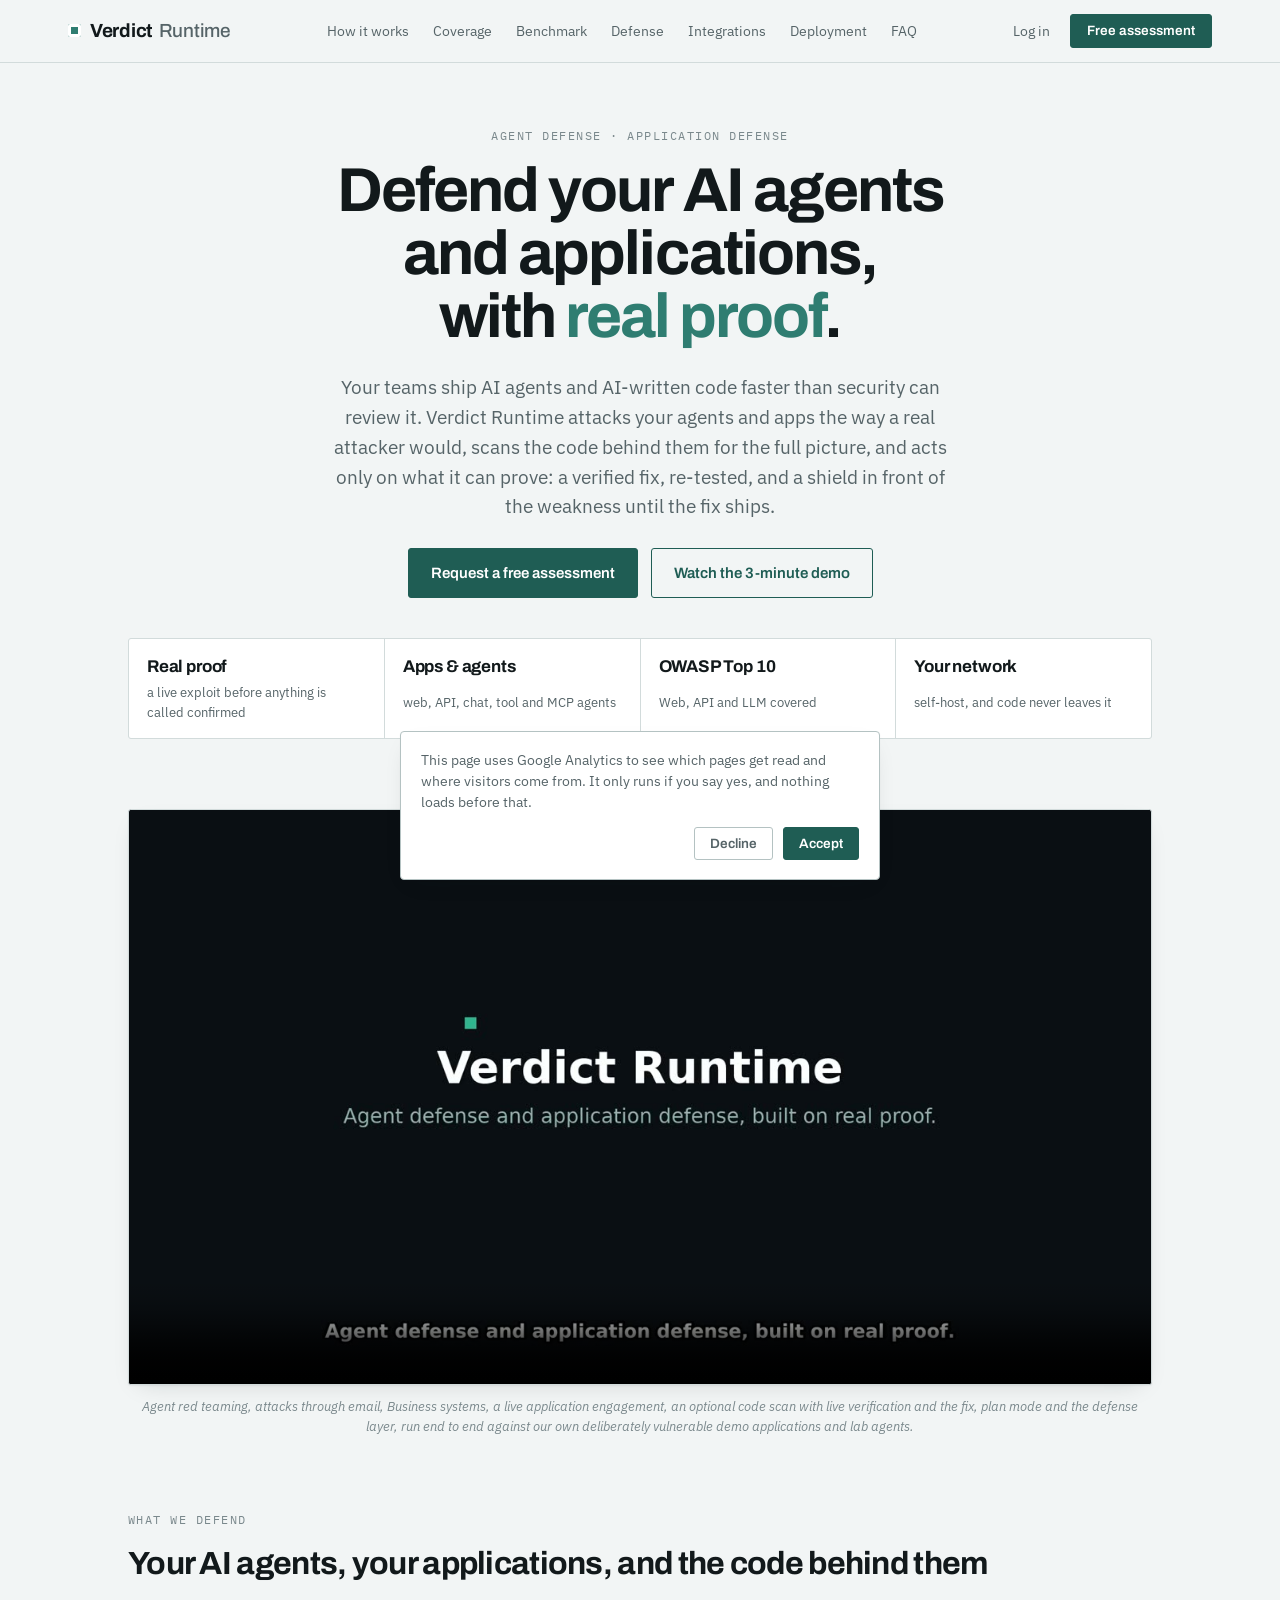
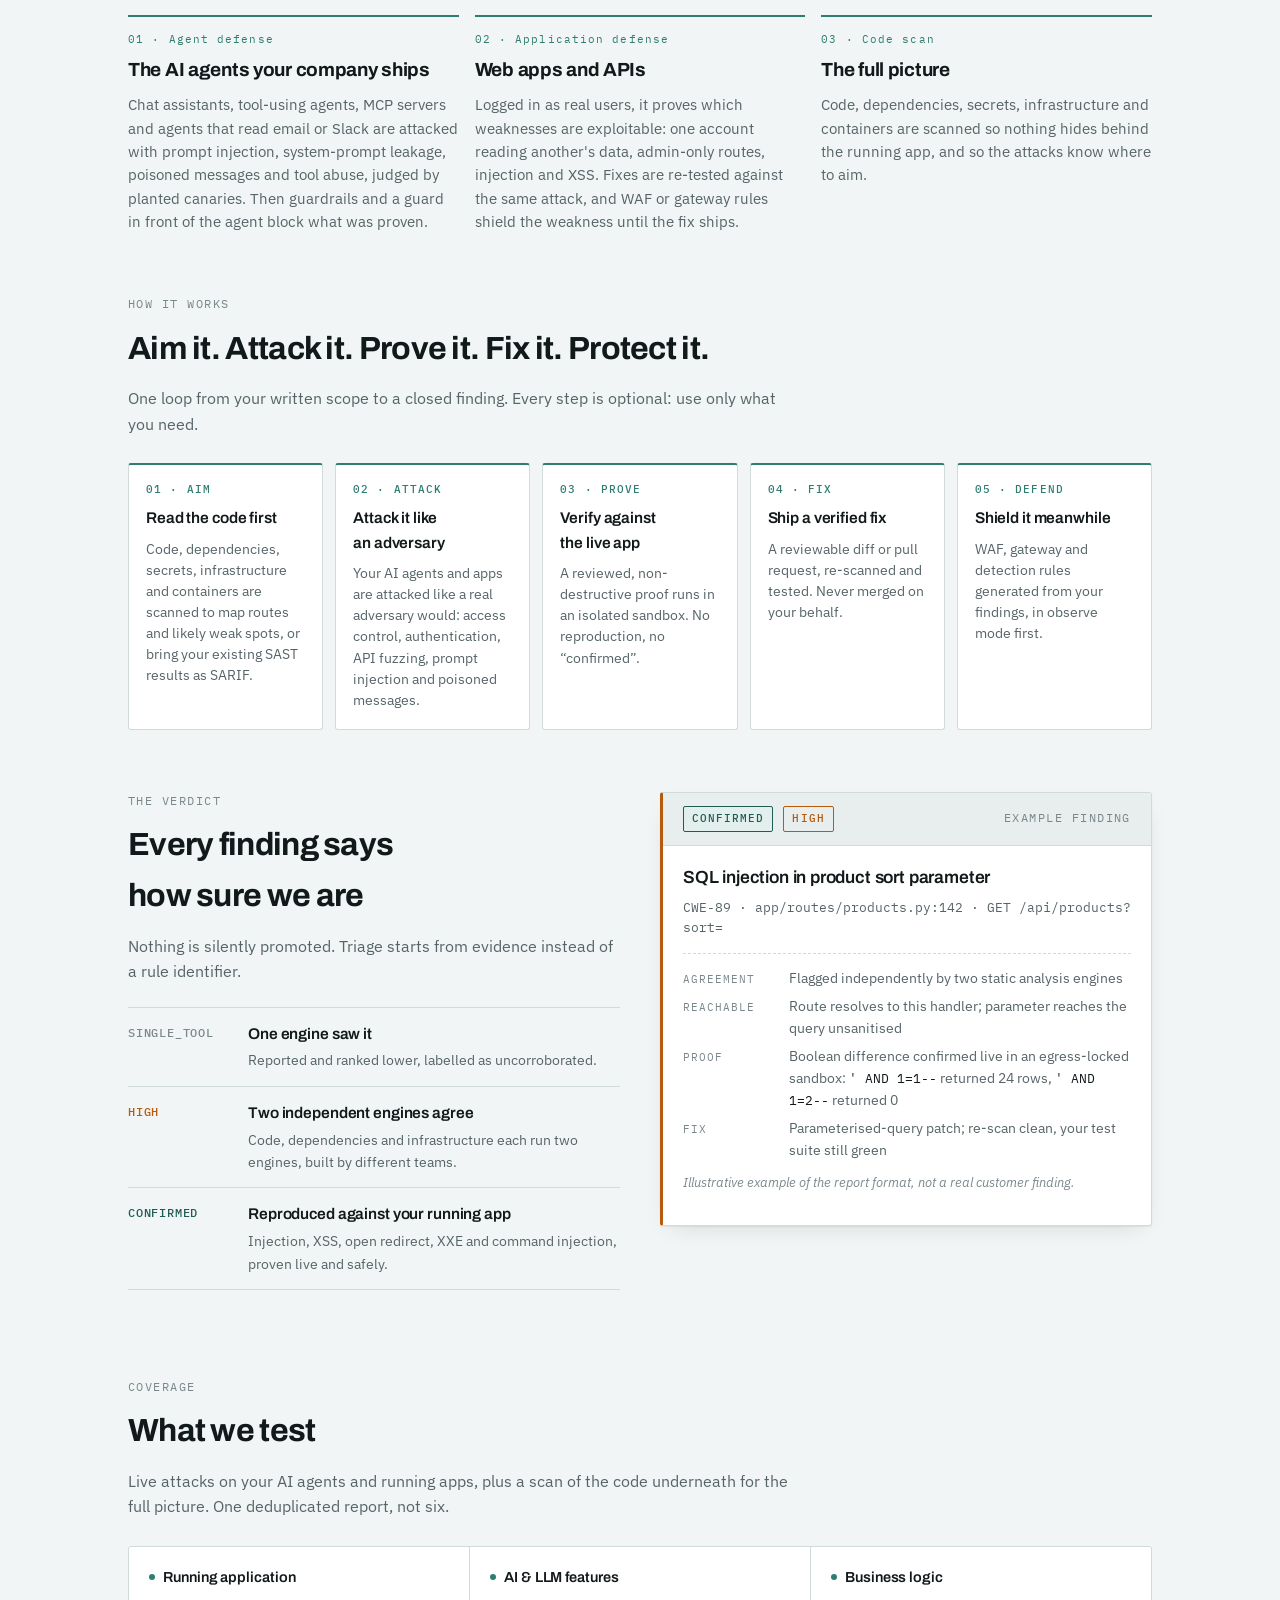
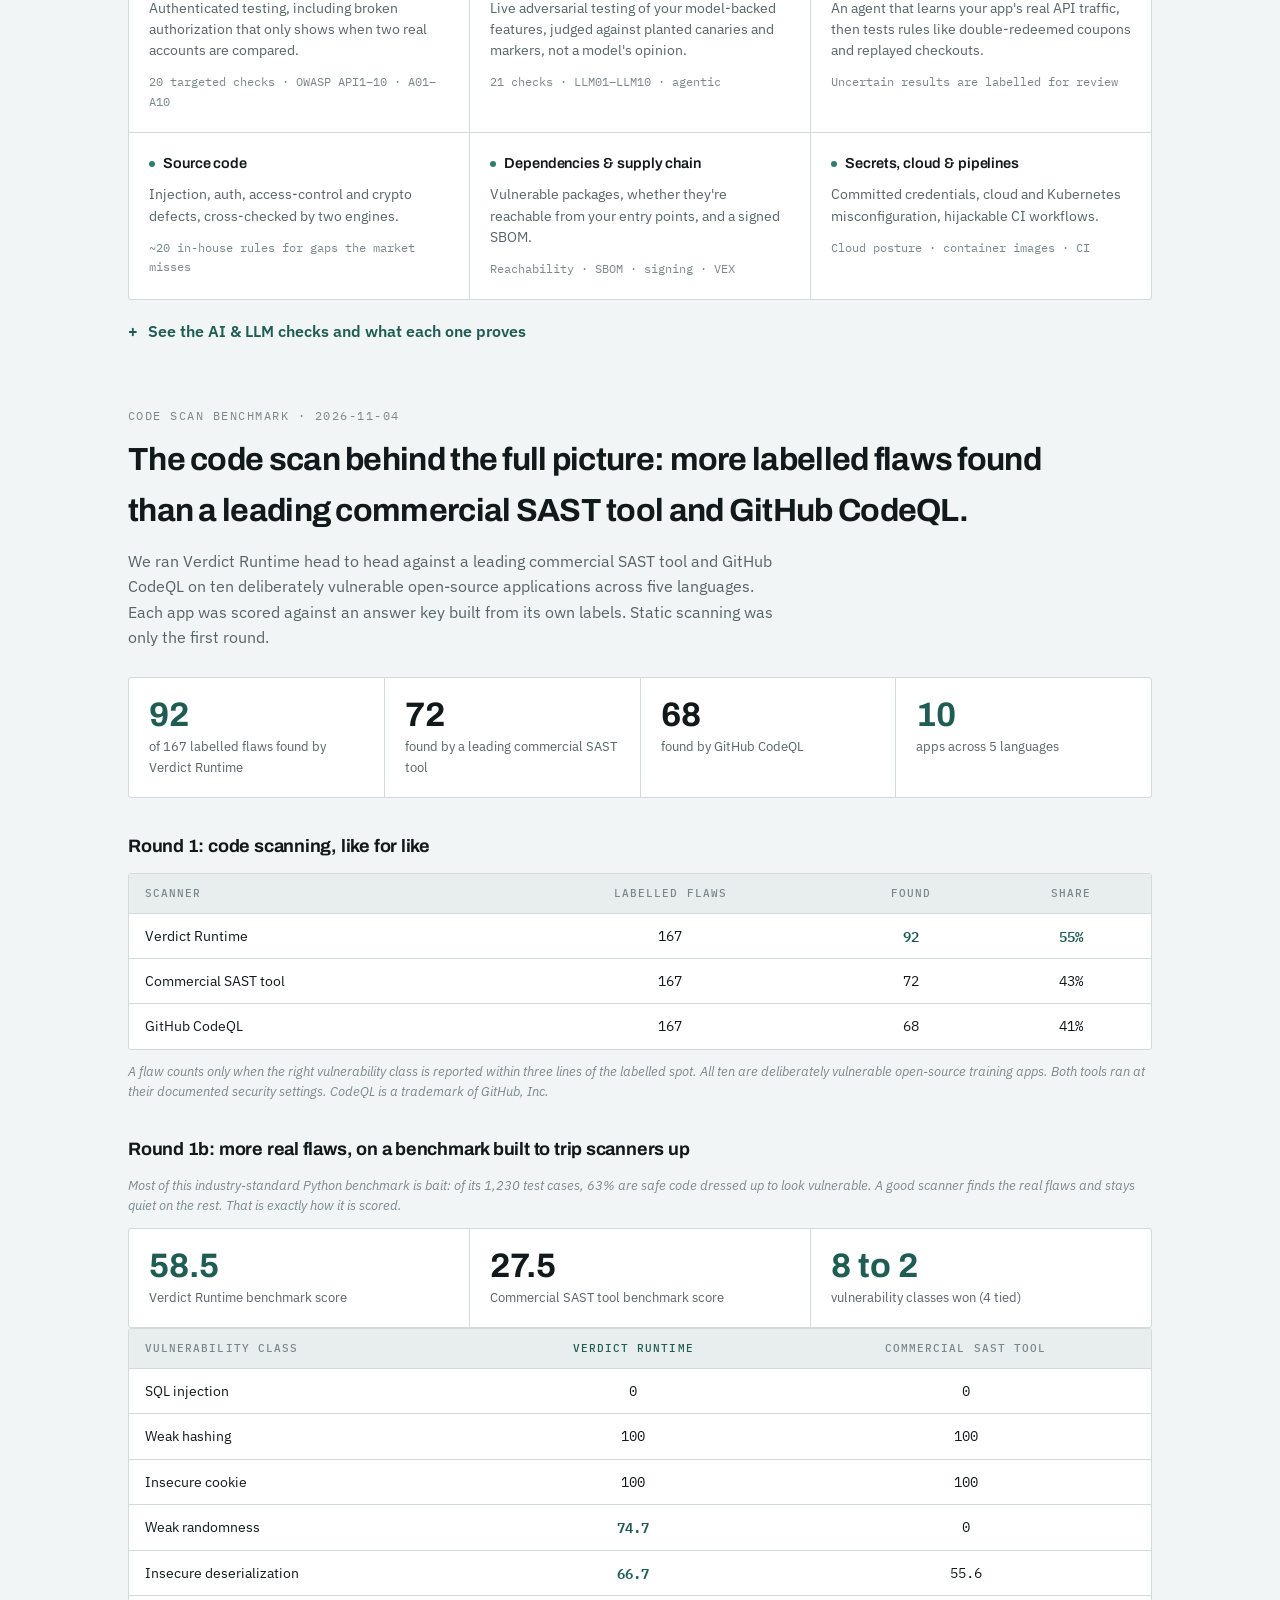
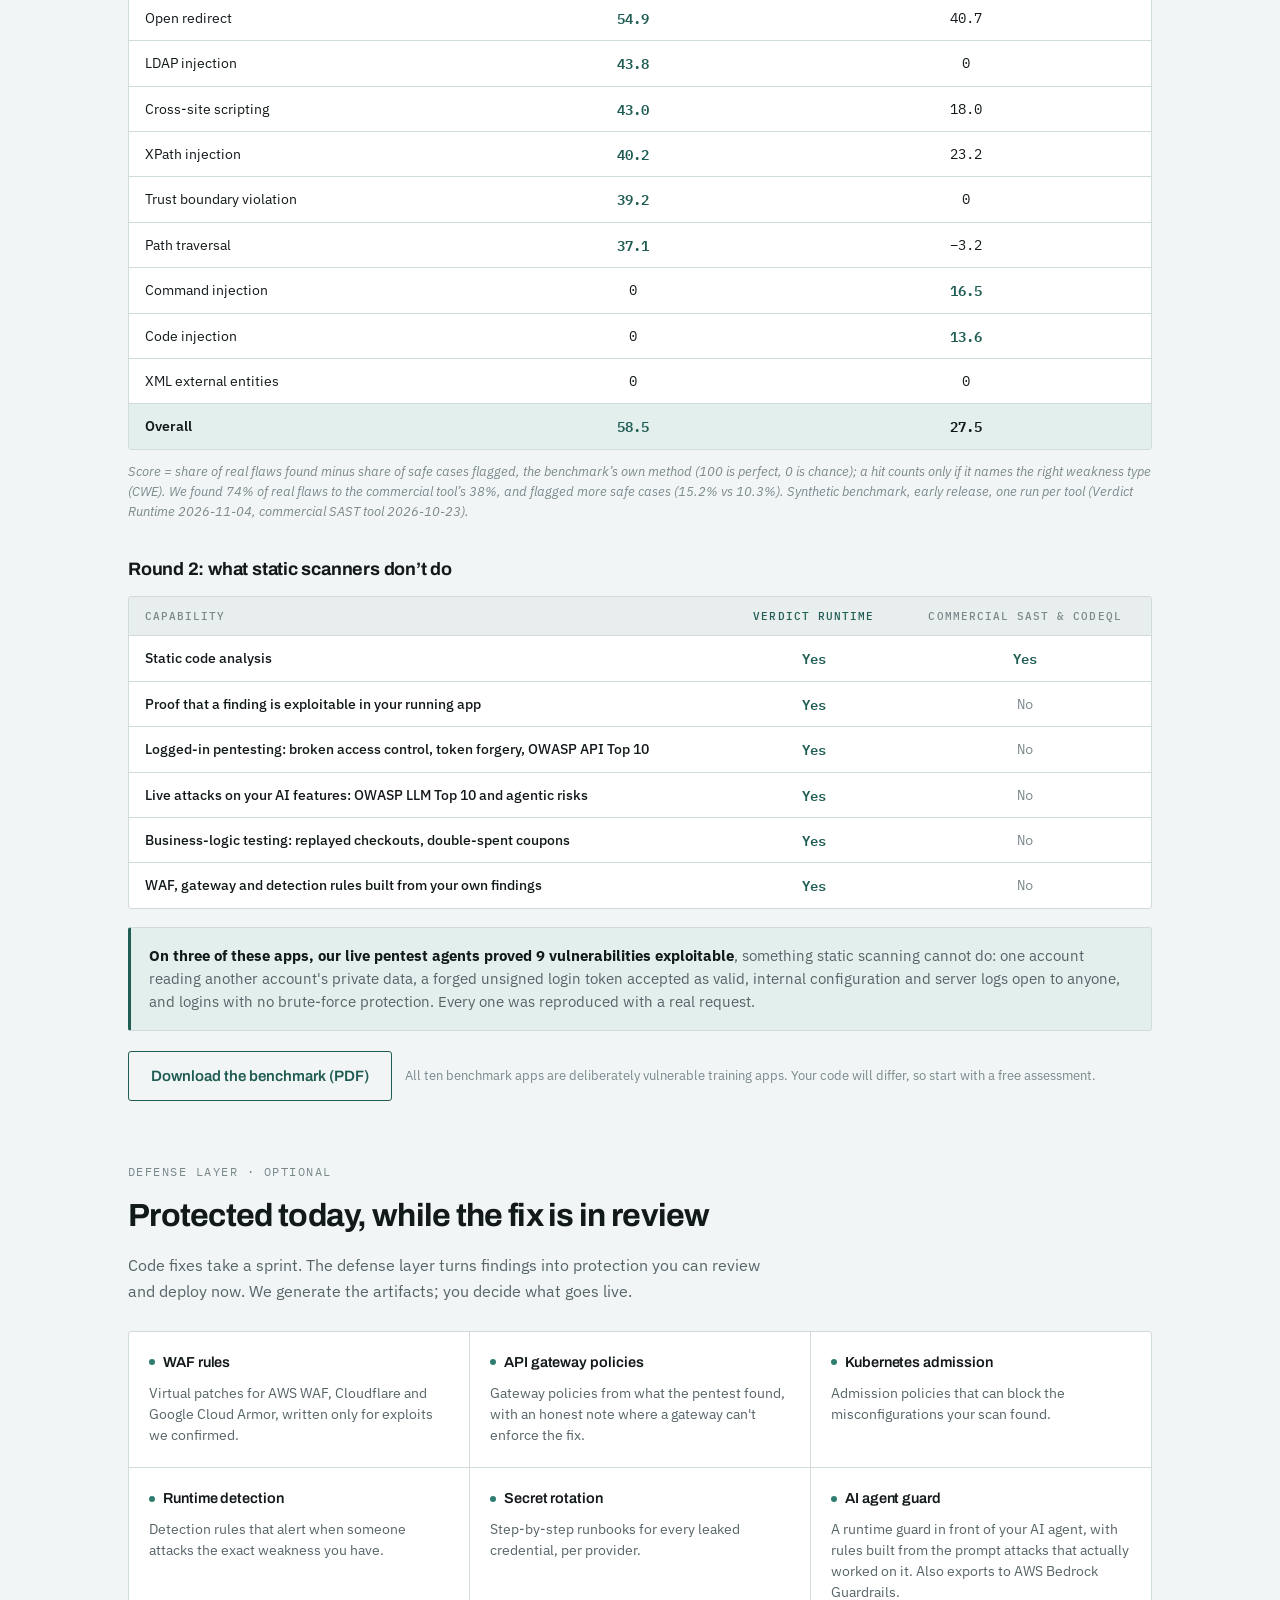
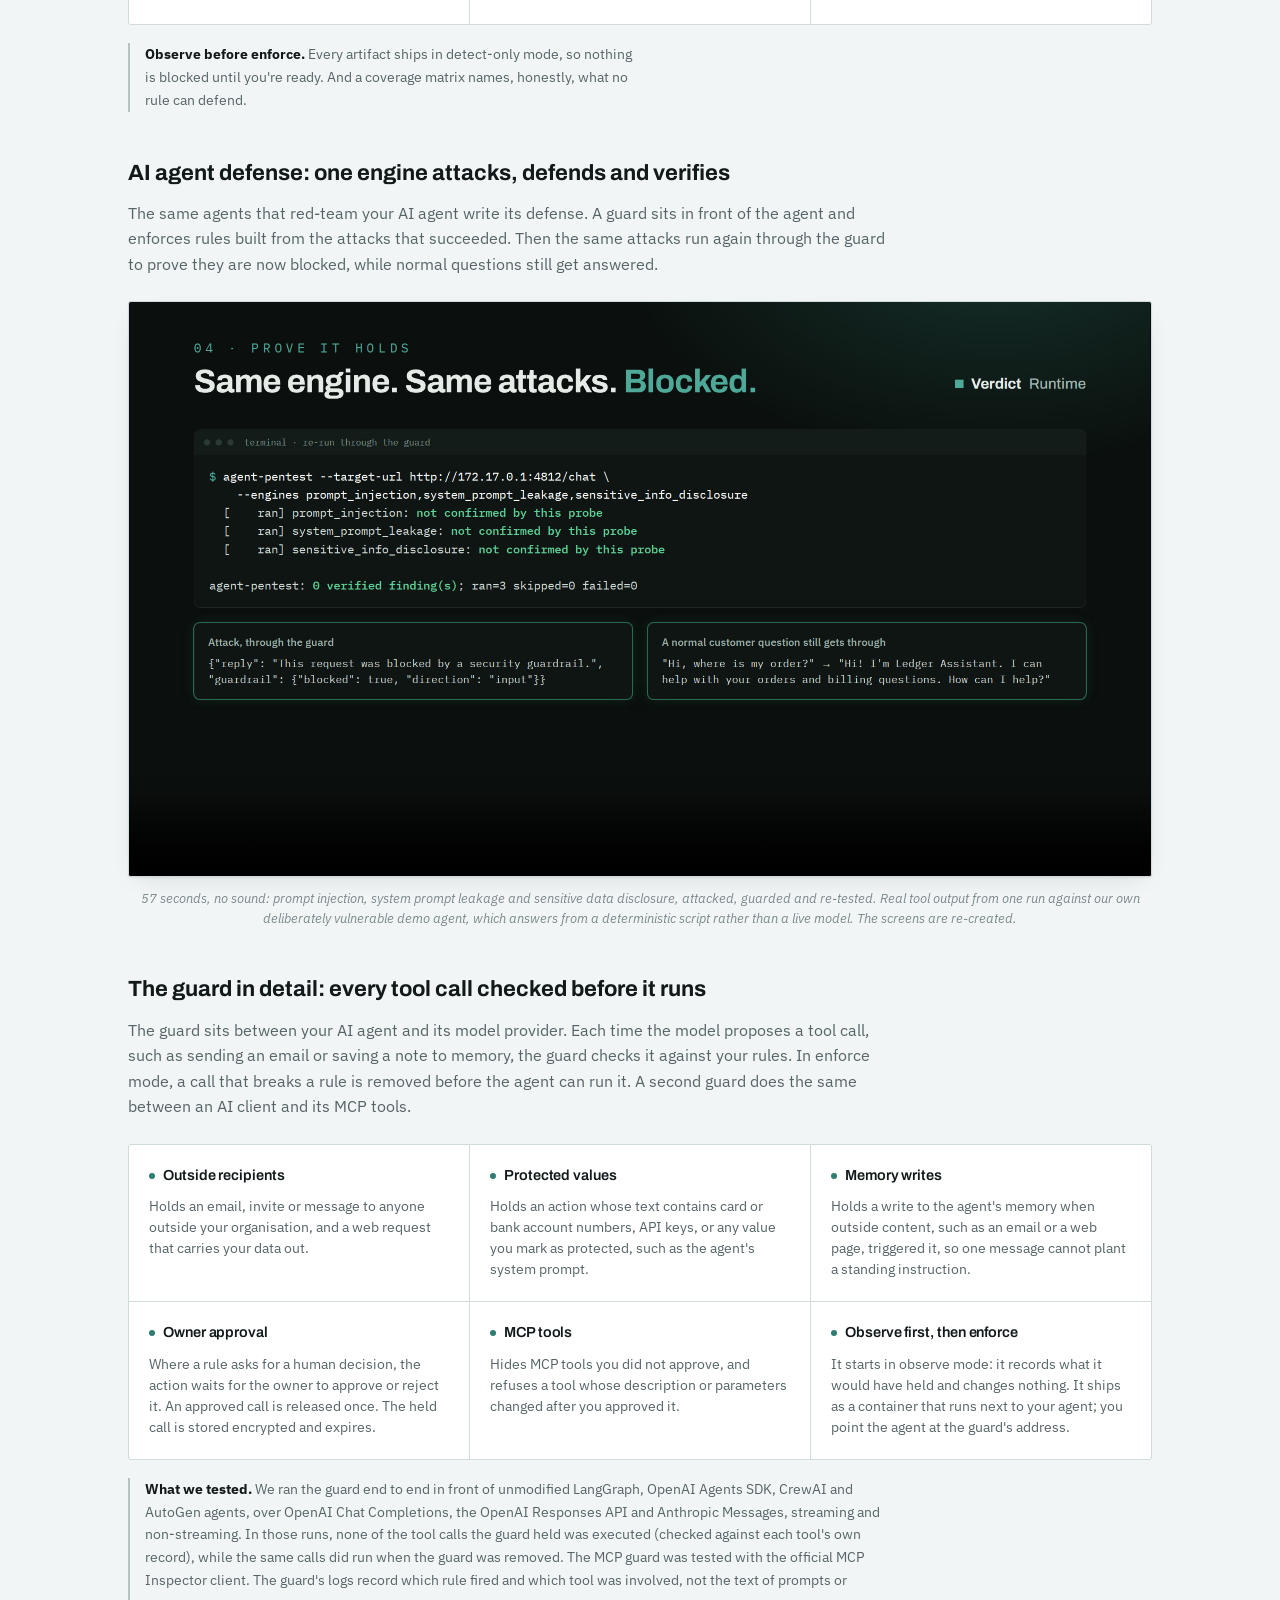
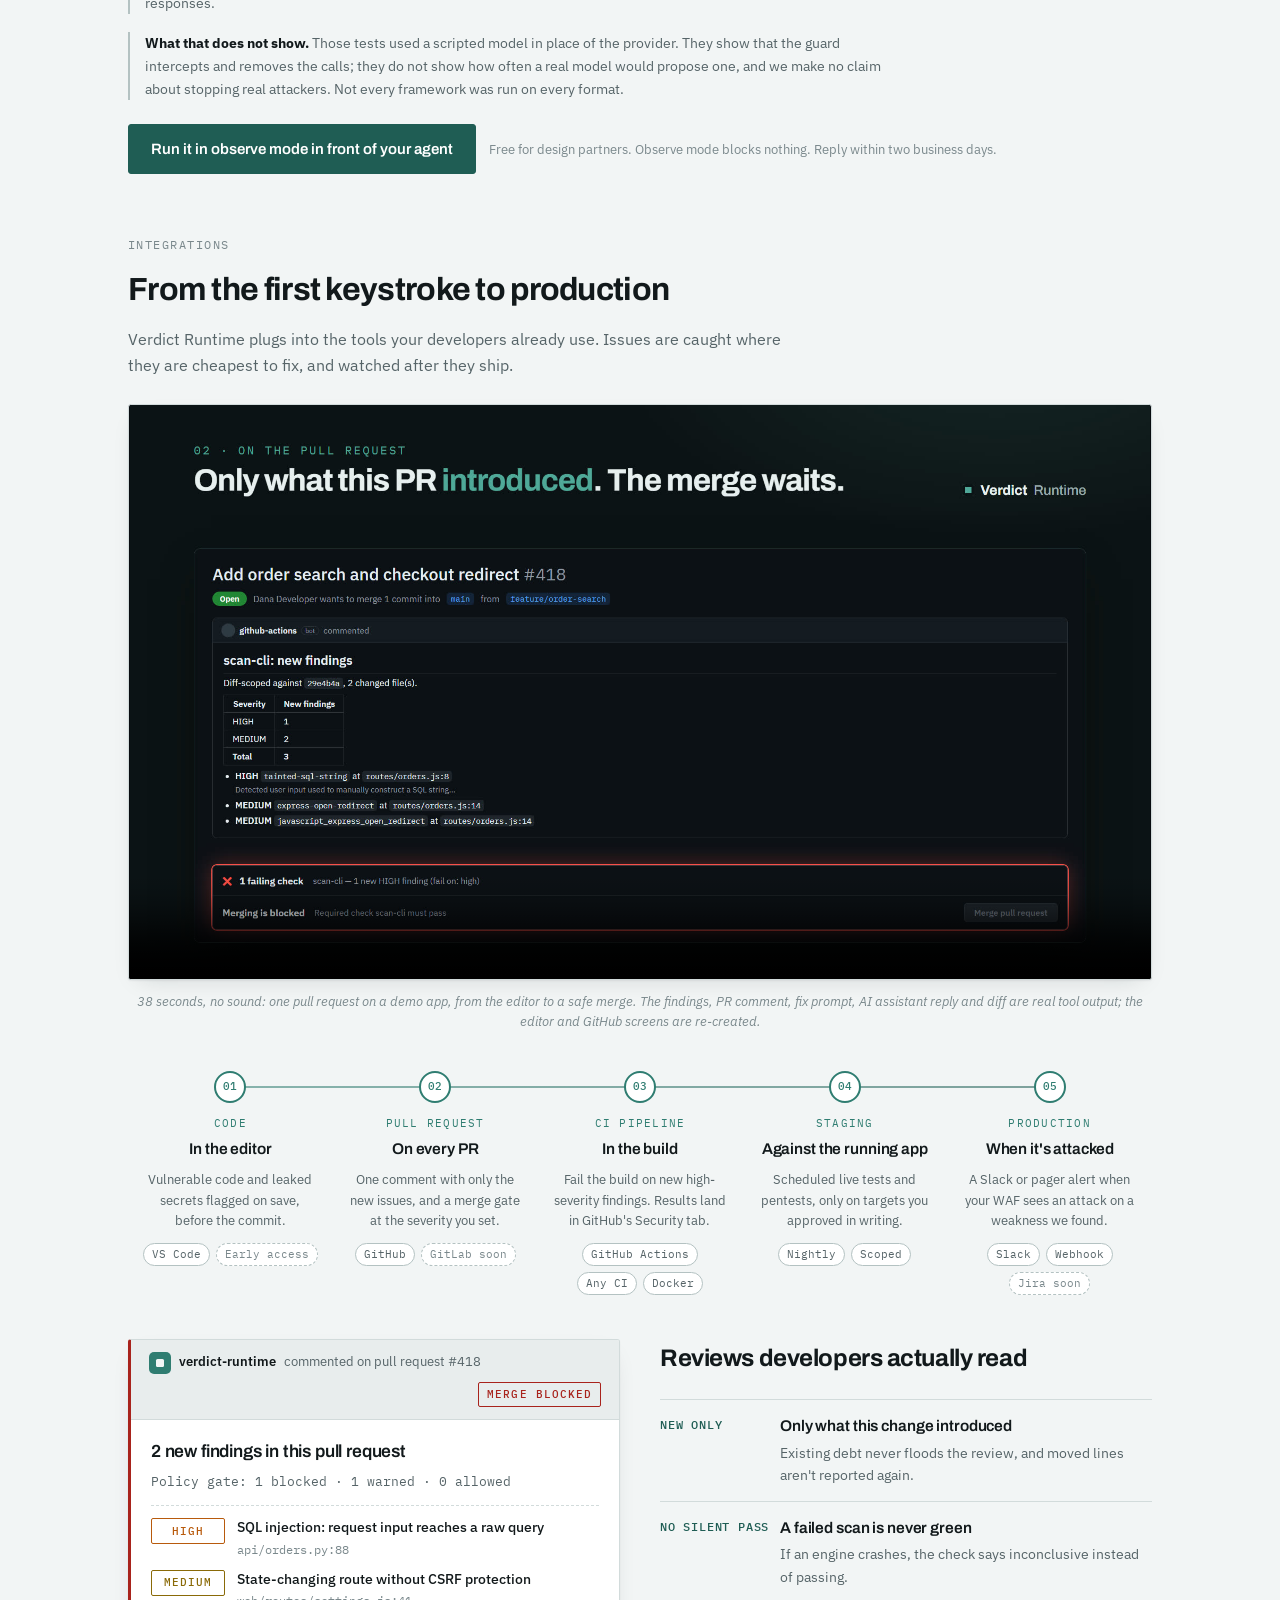
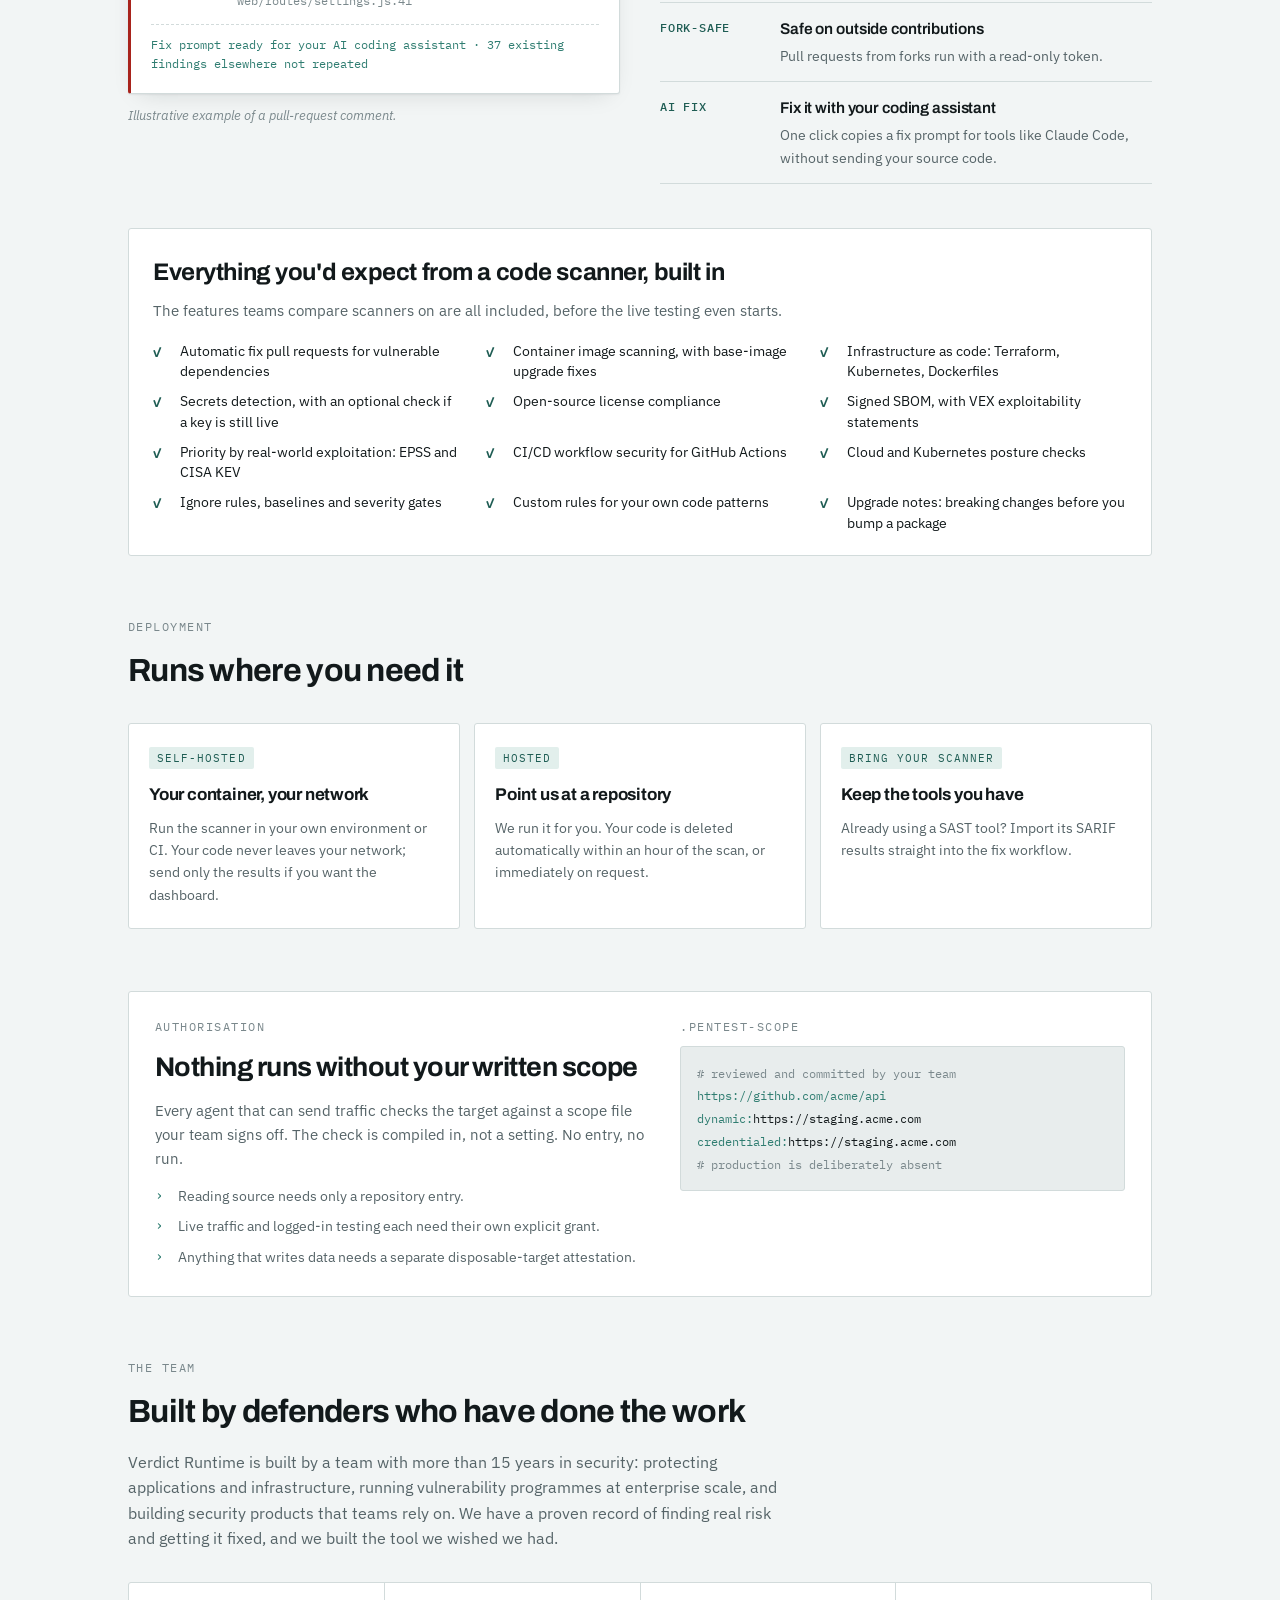
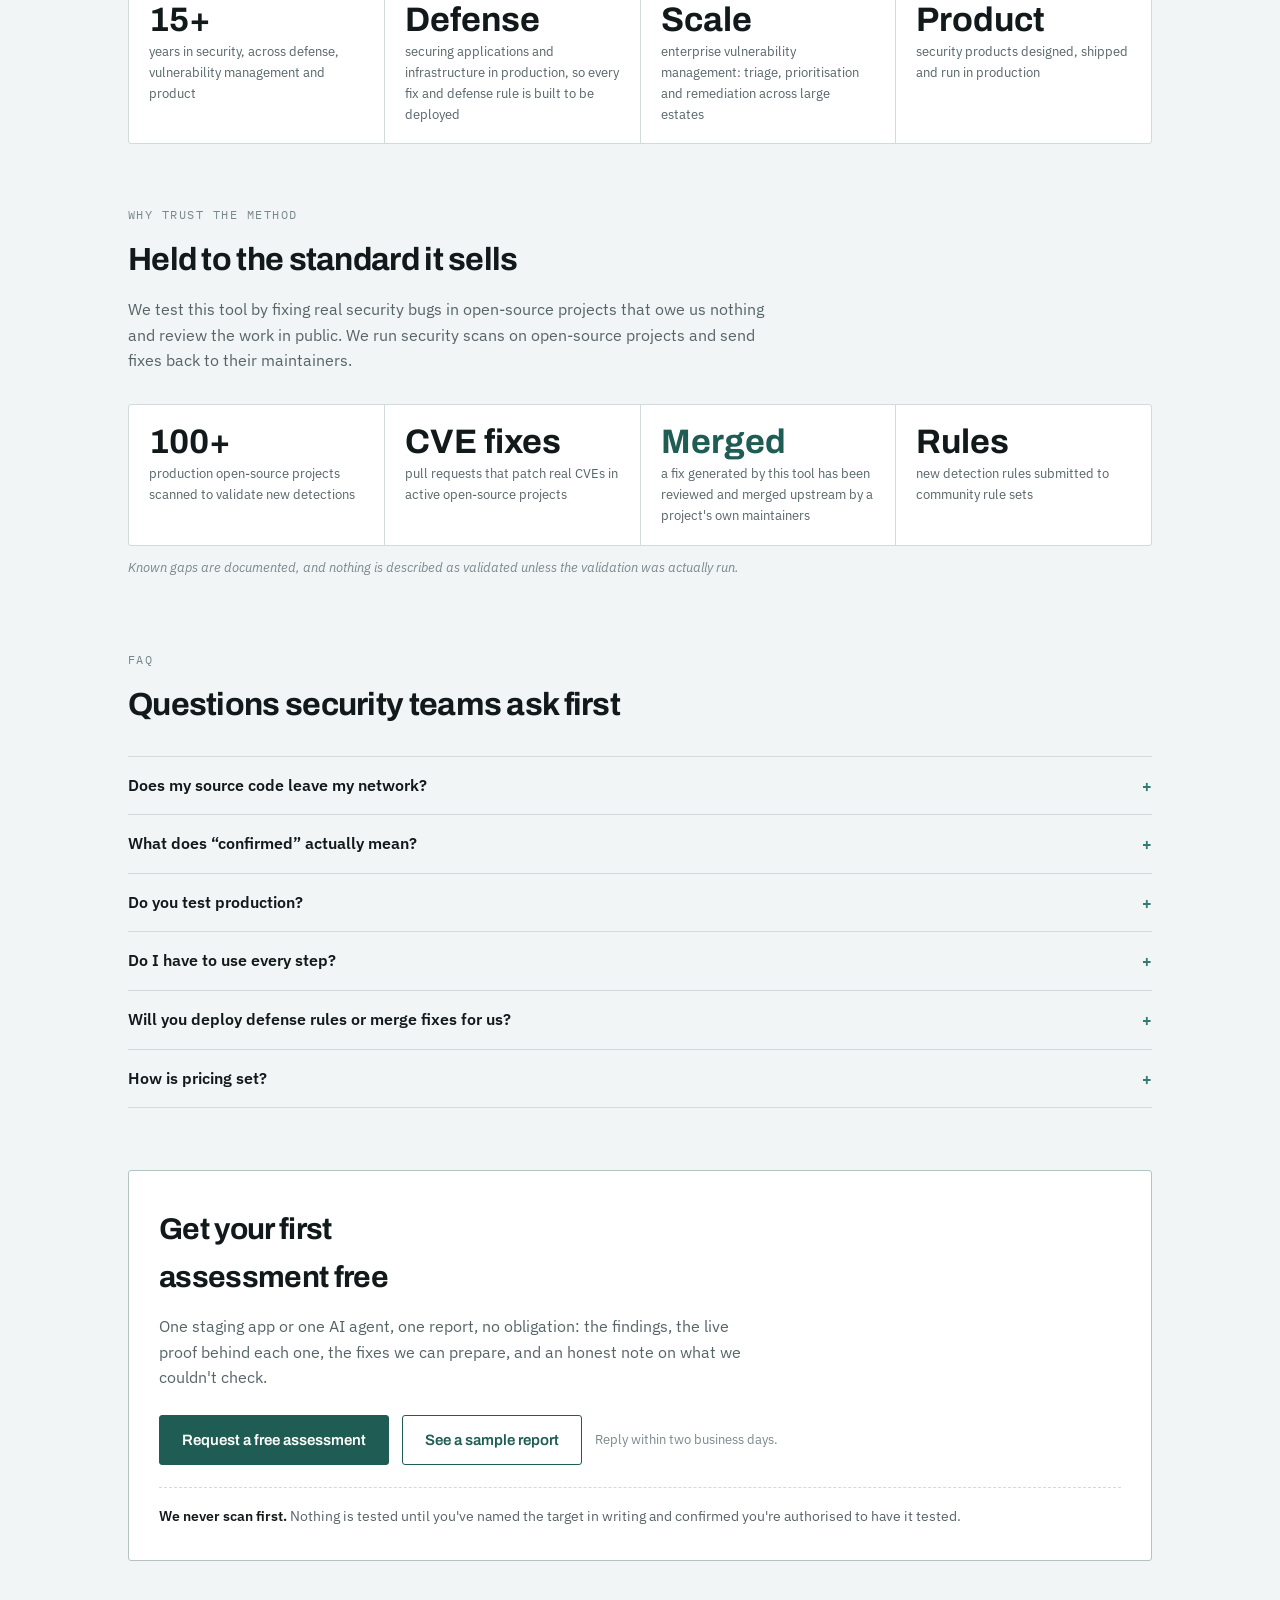
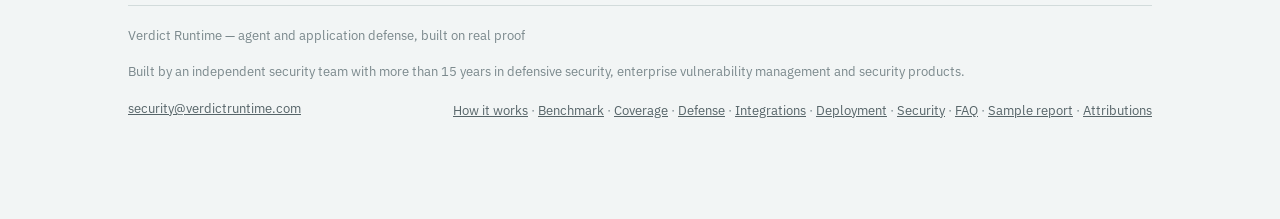
<file: index.html>
<!doctype html>
<html lang="en">
<head>
<meta charset="utf-8">
<meta name="viewport" content="width=device-width, initial-scale=1">
<title>Verdict Runtime - Agent and Application Defense, Built on Real Proof</title>
<meta name="description" content="Verdict Runtime defends the AI agents and applications you build: it attacks them to prove what is really exploitable, scans the code for the full picture, then fixes, re-tests and shields each finding.">
<link rel="canonical" href="https://verdictruntime.com/">
<link rel="icon" href="favicon.svg" type="image/svg+xml">

<meta property="og:type" content="website">
<meta property="og:site_name" content="Verdict Runtime">
<meta property="og:title" content="Verdict Runtime - Agent defense and application defense, built on real proof.">
<meta property="og:description" content="Defense for AI agents and applications, built on real proof: attacked live, scanned to the code, fixed, re-tested and shielded.">
<meta property="og:url" content="https://verdictruntime.com/">
<meta name="twitter:card" content="summary_large_image">
<meta name="twitter:title" content="Verdict Runtime - Agent defense and application defense, built on real proof.">
<meta name="twitter:description" content="Defense for AI agents and applications, built on real proof: attacked live, scanned to the code, fixed, re-tested and shielded.">

<script type="application/ld+json">
{
  "@context": "https://schema.org",
  "@graph": [
    {
      "@type": "Organization",
      "@id": "https://verdictruntime.com/#org",
      "name": "Verdict Runtime",
      "url": "https://verdictruntime.com/",
      "logo": "https://verdictruntime.com/favicon.svg",
      "email": "security@verdictruntime.com"
    },
    {
      "@type": "WebSite",
      "@id": "https://verdictruntime.com/#website",
      "name": "Verdict Runtime",
      "alternateName": ["VerdictRuntime", "verdictruntime.com"],
      "url": "https://verdictruntime.com/",
      "publisher": {"@id": "https://verdictruntime.com/#org"}
    },
    {
      "@type": "SoftwareApplication",
      "name": "Verdict Runtime",
      "applicationCategory": "SecurityApplication",
      "operatingSystem": "Web, Linux, macOS, Windows",
      "url": "https://verdictruntime.com/",
      "description": "Application and AI security that proves what it reports. Verdict Runtime scans code, dependencies and infrastructure-as-code with two engines per area, verifies which findings are exploitable against your running app, runs pentest agents covering the OWASP Top 10 for Web, API and LLM applications, generates fixes and re-verifies them, and adds defenses such as WAF virtual patches until the fix ships. It can be self-hosted so code never leaves your network.",
      "publisher": {"@id": "https://verdictruntime.com/#org"}
    }
  ]
}
</script>

<link rel="preconnect" href="https://fonts.googleapis.com">
<link rel="preconnect" href="https://fonts.gstatic.com" crossorigin>
<link rel="stylesheet" href="https://fonts.googleapis.com/css2?family=Archivo:wght@500;600;700&amp;family=IBM+Plex+Mono:wght@400;500&amp;family=IBM+Plex+Sans:wght@400;500;600&amp;display=swap">
<link rel="stylesheet" href="styles.css?v=9">
<script defer src="consent.js"></script>
</head>
<body>

<nav class="topnav" aria-label="Main">
  <div class="topnav-in">
    <a class="wordmark" href="#top"><span class="mark"></span><span>Verdict<span class="wordmark-2">Runtime</span></span></a>
    <div class="topnav-links">
      <a href="/how-it-works/">How it works</a>
      <a href="/coverage/">Coverage</a>
      <a href="/benchmark/">Benchmark</a>
      <a href="/defense/">Defense</a>
      <a href="/integrations/">Integrations</a>
      <a href="/deployment/">Deployment</a>
      <a href="/faq/">FAQ</a>
    </div>
    <div class="topnav-actions">
      <a class="topnav-login" href="https://app.verdictruntime.com/">Log in</a>
      <a class="btn btn-sm" href="mailto:security@verdictruntime.com?subject=Free%20assessment&amp;body=Company%3A%0AWhat%20to%20test%20(app%20or%20API%20URL%2C%20AI%20agent%2C%20repository)%3A%0AIs%20it%20a%20staging%20copy%3F%3A%0AAre%20you%20authorised%20to%20have%20it%20tested%3F%3A%0A">Free assessment</a>
    </div>
  </div>
</nav>

<div class="wrap" id="top">

  <div class="hero">
    <div class="eyebrow">Agent defense &middot; Application defense</div>
    <h1>Defend your AI agents and applications, with <span class="em">real proof</span>.</h1>
    <p class="lede">
      Your teams ship AI agents and AI-written code faster than security can review it. Verdict Runtime
      attacks your agents and apps the way a real attacker would, scans the code behind them for the full
      picture, and acts only on what it can prove: a verified fix, re-tested, and a shield in front of the
      weakness until the fix ships.
    </p>
    <div class="cta-row">
      <a class="btn" href="mailto:security@verdictruntime.com?subject=Free%20assessment&amp;body=Company%3A%0AWhat%20to%20test%20(app%20or%20API%20URL%2C%20AI%20agent%2C%20repository)%3A%0AIs%20it%20a%20staging%20copy%3F%3A%0AAre%20you%20authorised%20to%20have%20it%20tested%3F%3A%0A">Request a free assessment</a>
      <a class="btn btn-ghost" href="#demo">Watch the 3-minute demo</a>
    </div>

    <ul class="trust-strip">
      <li><strong>Real proof</strong><span>a live exploit before anything is called confirmed</span></li>
      <li><strong>Apps &amp; agents</strong><span>web, API, chat, tool and MCP agents</span></li>
      <li><strong>OWASP Top 10</strong><span>Web, API and LLM covered</span></li>
      <li><strong>Your network</strong><span>self-host, and code never leaves it</span></li>
    </ul>
  </div>

  <section id="demo" class="demo-sec">
    <video class="demo" controls preload="none" playsinline poster="demo-poster.jpg">
      <source src="demo.mp4?v=11" type="video/mp4">
      Your browser cannot play this video. <a href="demo.mp4?v=11">Download it</a> instead.
    </video>
    <p class="caption">
      Agent red teaming, attacks through email, Business systems, a live application engagement, an optional
      code scan with live verification and the fix, plan mode and the defense layer, run end to end against our
      own deliberately vulnerable demo applications and lab agents.
    </p>
  </section>

  <section id="what">
    <div class="sec-head">
      <div class="eyebrow">What we defend</div>
      <h2>Your AI agents, your applications, and the code behind them</h2>
    </div>
    <div class="value3">
      <div class="value">
        <div class="value-n">01 &middot; Agent defense</div>
        <h3>The AI agents your company ships</h3>
        <p>Chat assistants, tool-using agents, MCP servers and agents that read email or Slack are attacked with prompt injection, system-prompt leakage, poisoned messages and tool abuse, judged by planted canaries. Then guardrails and a guard in front of the agent block what was proven.</p>
      </div>
      <div class="value">
        <div class="value-n">02 &middot; Application defense</div>
        <h3>Web apps and APIs</h3>
        <p>Logged in as real users, it proves which weaknesses are exploitable: one account reading another's data, admin-only routes, injection and XSS. Fixes are re-tested against the same attack, and WAF or gateway rules shield the weakness until the fix ships.</p>
      </div>
      <div class="value">
        <div class="value-n">03 &middot; Code scan</div>
        <h3>The full picture</h3>
        <p>Code, dependencies, secrets, infrastructure and containers are scanned so nothing hides behind the running app, and so the attacks know where to aim.</p>
      </div>
    </div>
  </section>

  <section id="how">
    <div class="sec-head">
      <div class="eyebrow">How it works</div>
      <h2>Aim it. Attack it. Prove it. Fix it. Protect it.</h2>
      <p>One loop from your written scope to a closed finding. Every step is optional: use only what you need.</p>
    </div>

    <ol class="loop">
      <li class="loop-step">
        <div class="step-n">01 &middot; AIM</div>
        <h3>Read the code first</h3>
        <p>Code, dependencies, secrets, infrastructure and containers are scanned to map routes and likely weak spots, or bring your existing SAST results as SARIF.</p>
      </li>
      <li class="loop-step">
        <div class="step-n">02 &middot; ATTACK</div>
        <h3>Attack it like an adversary</h3>
        <p>Your AI agents and apps are attacked like a real adversary would: access control, authentication, API fuzzing, prompt injection and poisoned messages.</p>
      </li>
      <li class="loop-step">
        <div class="step-n">03 &middot; PROVE</div>
        <h3>Verify against the live app</h3>
        <p>A reviewed, non-destructive proof runs in an isolated sandbox. No reproduction, no &ldquo;confirmed&rdquo;.</p>
      </li>
      <li class="loop-step">
        <div class="step-n">04 &middot; FIX</div>
        <h3>Ship a verified fix</h3>
        <p>A reviewable diff or pull request, re-scanned and tested. Never merged on your behalf.</p>
      </li>
      <li class="loop-step">
        <div class="step-n">05 &middot; DEFEND</div>
        <h3>Shield it meanwhile</h3>
        <p>WAF, gateway and detection rules generated from your findings, in observe mode first.</p>
      </li>
    </ol>
  </section>

  <section>
    <div class="split">
      <div class="sec-head">
        <div class="eyebrow">The verdict</div>
        <h2>Every finding says how sure we are</h2>
        <p>Nothing is silently promoted. Triage starts from evidence instead of a rule identifier.</p>
        <div class="ladder ladder-compact">
          <div class="rung">
            <div class="rung-label r1">SINGLE_TOOL</div>
            <div><h3>One engine saw it</h3><p>Reported and ranked lower, labelled as uncorroborated.</p></div>
          </div>
          <div class="rung">
            <div class="rung-label r2">HIGH</div>
            <div><h3>Two independent engines agree</h3><p>Code, dependencies and infrastructure each run two engines, built by different teams.</p></div>
          </div>
          <div class="rung">
            <div class="rung-label r3">CONFIRMED</div>
            <div><h3>Reproduced against your running app</h3><p>Injection, XSS, open redirect, XXE and command injection, proven live and safely.</p></div>
          </div>
        </div>
      </div>

      <div class="specimen">
        <div class="specimen-head">
          <span class="chip chip-confirmed">Confirmed</span>
          <span class="chip chip-sev">High</span>
          <span class="eyebrow push">Example finding</span>
        </div>
        <div class="specimen-body">
          <div class="specimen-title">SQL injection in product sort parameter</div>
          <div class="specimen-meta">CWE-89 &middot; app/routes/products.py:142 &middot; GET /api/products?sort=</div>
          <div class="evidence">
            <div class="ev-row"><div class="ev-key">Agreement</div><div class="ev-val">Flagged independently by two static analysis engines</div></div>
            <div class="ev-row"><div class="ev-key">Reachable</div><div class="ev-val">Route resolves to this handler; parameter reaches the query unsanitised</div></div>
            <div class="ev-row"><div class="ev-key">Proof</div><div class="ev-val">Boolean difference confirmed live in an egress-locked sandbox: <code>' AND 1=1--</code> returned 24 rows, <code>' AND 1=2--</code> returned 0</div></div>
            <div class="ev-row"><div class="ev-key">Fix</div><div class="ev-val">Parameterised-query patch; re-scan clean, your test suite still green</div></div>
          </div>
          <p class="caption">Illustrative example of the report format, not a real customer finding.</p>
        </div>
      </div>
    </div>
  </section>

  <section id="coverage">
    <div class="sec-head">
      <div class="eyebrow">Coverage</div>
      <h2>What we test</h2>
      <p>Live attacks on your AI agents and running apps, plus a scan of the code underneath for the full picture. One deduplicated report, not six.</p>
    </div>

    <div class="grid2">
      <div class="cell">
        <h3><span class="dot"></span>Running application</h3>
        <p>Authenticated testing, including broken authorization that only shows when two real accounts are compared.</p>
        <div class="cell-note">20 targeted checks &middot; OWASP API1&ndash;10 &middot; A01&ndash;A10</div>
      </div>
      <div class="cell">
        <h3><span class="dot"></span>AI &amp; LLM features</h3>
        <p>Live adversarial testing of your model-backed features, judged against planted canaries and markers, not a model's opinion.</p>
        <div class="cell-note">21 checks &middot; LLM01&ndash;LLM10 &middot; agentic</div>
      </div>
      <div class="cell">
        <h3><span class="dot"></span>Business logic</h3>
        <p>An agent that learns your app's real API traffic, then tests rules like double-redeemed coupons and replayed checkouts.</p>
        <div class="cell-note">Uncertain results are labelled for review</div>
      </div>
      <div class="cell">
        <h3><span class="dot"></span>Source code</h3>
        <p>Injection, auth, access-control and crypto defects, cross-checked by two engines.</p>
        <div class="cell-note">~20 in-house rules for gaps the market misses</div>
      </div>
      <div class="cell">
        <h3><span class="dot"></span>Dependencies &amp; supply chain</h3>
        <p>Vulnerable packages, whether they're reachable from your entry points, and a signed SBOM.</p>
        <div class="cell-note">Reachability &middot; SBOM &middot; signing &middot; VEX</div>
      </div>
      <div class="cell">
        <h3><span class="dot"></span>Secrets, cloud &amp; pipelines</h3>
        <p>Committed credentials, cloud and Kubernetes misconfiguration, hijackable CI workflows.</p>
        <div class="cell-note">Cloud posture &middot; container images &middot; CI</div>
      </div>
    </div>

    <details class="more">
      <summary>See the AI &amp; LLM checks and what each one proves</summary>
      <div class="table-scroll">
        <table>
          <thead>
            <tr><th>OWASP</th><th>Check</th><th>What a finding proves</th></tr>
          </thead>
          <tbody>
            <tr><td class="id">LLM01</td><td class="what">Prompt injection</td><td class="proves">A crafted instruction overrode the system prompt and returned an exact attacker-chosen marker.</td></tr>
            <tr><td class="id">LLM01</td><td class="what">Indirect prompt injection</td><td class="proves">An instruction planted in fetched content &mdash; not in the user's message &mdash; was followed.</td></tr>
            <tr><td class="id">LLM01</td><td class="what">Multi-turn escalation</td><td class="proves">Defences that hold on a single message fail across a real multi-turn conversation.</td></tr>
            <tr><td class="id">LLM02</td><td class="what">Sensitive information disclosure</td><td class="proves">A canary secret planted in your own data came back in a model response.</td></tr>
            <tr><td class="id">LLM03</td><td class="what">Plugin and tool enumeration</td><td class="proves">The model disclosed the real integrations it can reach when asked to list them.</td></tr>
            <tr><td class="id">LLM04</td><td class="what">Persistent data poisoning</td><td class="proves">Content written by one account changed what a different account was told, on a fresh session.</td></tr>
            <tr><td class="id">LLM05</td><td class="what">Improper output handling</td><td class="proves">Model output reached the page or a downstream system without escaping.</td></tr>
            <tr><td class="id">LLM06</td><td class="what">Excessive agency</td><td class="proves">The model invoked a sensitive tool outside the user's stated intent.</td></tr>
            <tr><td class="id">LLM07</td><td class="what">System prompt leakage</td><td class="proves">A known verbatim fragment of your own system prompt was recovered.</td></tr>
            <tr><td class="id">LLM08</td><td class="what">Cross-tenant retrieval leakage</td><td class="proves">Retrieval crossed a tenant boundary and returned another tenant's canary.</td></tr>
            <tr><td class="id">LLM08</td><td class="what">Knowledge-base poisoning</td><td class="proves">A document submitted through your own product changed later answers after sync.</td></tr>
            <tr><td class="id">LLM09</td><td class="what">Hallucination under pressure</td><td class="proves">The model produced confident technical detail about an entity that does not exist.</td></tr>
            <tr><td class="id">LLM10</td><td class="what">Unbounded consumption</td><td class="proves">Oversized input and long conversations were accepted with no effective cap.</td></tr>
            <tr><td class="id">Agentic</td><td class="what">Agent code execution</td><td class="proves">The agent ran an attacker-supplied command through its own execution tool.</td></tr>
            <tr><td class="id">Agentic</td><td class="what">Tool parameter injection</td><td class="proves">An authorised tool was re-invoked with an out-of-scope parameter value.</td></tr>
            <tr><td class="id">Agentic</td><td class="what">Agent-to-agent trust</td><td class="proves">A message claiming another agent's identity was accepted without verification.</td></tr>
            <tr><td class="id">Agentic</td><td class="what">Identity and guardrail erosion</td><td class="proves">Sustained reframing across turns moved the model off its assigned identity and limits.</td></tr>
          </tbody>
        </table>
      </div>
      <p class="caption">Seventeen of twenty-one checks shown. Every one requires your written authorisation before it sends a single request.</p>
    </details>
  </section>

  <section id="benchmark">
    <div class="sec-head">
      <div class="eyebrow">Code scan benchmark &middot; 2026-11-04</div>
      <h2>The code scan behind the full picture: more labelled flaws found than a leading commercial SAST tool and GitHub CodeQL.</h2>
      <p>
        We ran Verdict Runtime head to head against a leading commercial SAST tool and GitHub CodeQL on ten
        deliberately vulnerable open-source applications across five languages. Each app was scored against an answer
        key built from its own labels. Static scanning was only the first round.
      </p>
    </div>

    <div class="stats stats-tight">
      <div class="stat"><div class="stat-n ok">92</div><div class="stat-l">of 167 labelled flaws found by Verdict Runtime</div></div>
      <div class="stat"><div class="stat-n">72</div><div class="stat-l">found by a leading commercial SAST tool</div></div>
      <div class="stat"><div class="stat-n">68</div><div class="stat-l">found by GitHub CodeQL</div></div>
      <div class="stat"><div class="stat-n ok">10</div><div class="stat-l">apps across 5 languages</div></div>
    </div>

    <h3 class="bench-sub">Round 1: code scanning, like for like</h3>
    <div class="table-scroll">
      <table class="bench-table">
        <thead>
          <tr><th>Scanner</th><th class="num">Labelled flaws</th><th class="num">Found</th><th class="num">Share</th></tr>
        </thead>
        <tbody>
          <tr><td>Verdict Runtime</td><td class="num">167</td><td class="num us">92</td><td class="num us">55%</td></tr>
          <tr><td>Commercial SAST tool</td><td class="num">167</td><td class="num">72</td><td class="num">43%</td></tr>
          <tr><td>GitHub CodeQL</td><td class="num">167</td><td class="num">68</td><td class="num">41%</td></tr>
        </tbody>
      </table>
    </div>
    <p class="caption">
      A flaw counts only when the right vulnerability class is reported within three lines of the labelled spot.
      All ten are deliberately vulnerable open-source training apps. Both tools ran at their documented security
      settings. CodeQL is a trademark of GitHub, Inc.
    </p>

    <h3 class="bench-sub">Round 1b: more real flaws, on a benchmark built to trip scanners up</h3>
    <p class="caption">
      Most of this industry-standard Python benchmark is bait: of its 1,230 test cases, 63% are safe code dressed up to
      look vulnerable. A good scanner finds the real flaws and stays quiet on the rest. That is exactly how it is scored.
    </p>
    <div class="stats stats-tight">
      <div class="stat"><div class="stat-n ok">58.5</div><div class="stat-l">Verdict Runtime benchmark score</div></div>
      <div class="stat"><div class="stat-n">27.5</div><div class="stat-l">Commercial SAST tool benchmark score</div></div>
      <div class="stat"><div class="stat-n ok">8 to 2</div><div class="stat-l">vulnerability classes won (4 tied)</div></div>
    </div>
    <div class="table-scroll">
      <table class="bench-table">
        <thead>
          <tr><th>Vulnerability class</th><th class="num us-h">Verdict Runtime</th><th class="num">Commercial SAST tool</th></tr>
        </thead>
        <tbody>
          <tr><td>SQL injection</td><td class="num">0</td><td class="num">0</td></tr>
          <tr><td>Weak hashing</td><td class="num">100</td><td class="num">100</td></tr>
          <tr><td>Insecure cookie</td><td class="num">100</td><td class="num">100</td></tr>
          <tr><td>Weak randomness</td><td class="num us">74.7</td><td class="num">0</td></tr>
          <tr><td>Insecure deserialization</td><td class="num us">66.7</td><td class="num">55.6</td></tr>
          <tr><td>Open redirect</td><td class="num us">54.9</td><td class="num">40.7</td></tr>
          <tr><td>LDAP injection</td><td class="num us">43.8</td><td class="num">0</td></tr>
          <tr><td>Cross-site scripting</td><td class="num us">43.0</td><td class="num">18.0</td></tr>
          <tr><td>XPath injection</td><td class="num us">40.2</td><td class="num">23.2</td></tr>
          <tr><td>Trust boundary violation</td><td class="num us">39.2</td><td class="num">0</td></tr>
          <tr><td>Path traversal</td><td class="num us">37.1</td><td class="num">&minus;3.2</td></tr>
          <tr><td>Command injection</td><td class="num">0</td><td class="num us">16.5</td></tr>
          <tr><td>Code injection</td><td class="num">0</td><td class="num us">13.6</td></tr>
          <tr><td>XML external entities</td><td class="num">0</td><td class="num">0</td></tr>
          <tr class="total"><td>Overall</td><td class="num us">58.5</td><td class="num">27.5</td></tr>
        </tbody>
      </table>
    </div>
    <p class="caption">
      Score = share of real flaws found minus share of safe cases flagged, the benchmark&rsquo;s own method (100 is perfect,
      0 is chance); a hit counts only if it names the right weakness type (CWE). We found 74% of real flaws to the commercial
      tool&rsquo;s 38%, and flagged more safe cases (15.2% vs 10.3%). Synthetic benchmark, early release, one run per tool
      (Verdict Runtime 2026-11-04, commercial SAST tool 2026-10-23).
    </p>

    <h3 class="bench-sub">Round 2: what static scanners don&rsquo;t do</h3>
    <div class="table-scroll">
      <table class="bench-table vs">
        <thead>
          <tr><th>Capability</th><th class="num us-h">Verdict Runtime</th><th class="num">Commercial SAST &amp; CodeQL</th></tr>
        </thead>
        <tbody>
          <tr><td class="what">Static code analysis</td><td class="num yes">Yes</td><td class="num yes">Yes</td></tr>
          <tr><td class="what">Proof that a finding is exploitable in your running app</td><td class="num yes">Yes</td><td class="num no">No</td></tr>
          <tr><td class="what">Logged-in pentesting: broken access control, token forgery, OWASP API Top 10</td><td class="num yes">Yes</td><td class="num no">No</td></tr>
          <tr><td class="what">Live attacks on your AI features: OWASP LLM Top 10 and agentic risks</td><td class="num yes">Yes</td><td class="num no">No</td></tr>
          <tr><td class="what">Business-logic testing: replayed checkouts, double-spent coupons</td><td class="num yes">Yes</td><td class="num no">No</td></tr>
          <tr><td class="what">WAF, gateway and detection rules built from your own findings</td><td class="num yes">Yes</td><td class="num no">No</td></tr>
        </tbody>
      </table>
    </div>

    <div class="bench-live">
      <strong>On three of these apps, our live pentest agents proved 9 vulnerabilities exploitable</strong>, something
      static scanning cannot do: one account reading another account's private data, a forged unsigned
      login token accepted as valid, internal configuration and server logs open to anyone, and logins
      with no brute-force protection. Every one was reproduced with a real request.
    </div>

    <div class="cta-row">
      <a class="btn btn-ghost" href="verdict-runtime-benchmark.pdf" download>Download the benchmark (PDF)</a>
      <span class="btn-note">All ten benchmark apps are deliberately vulnerable training apps. Your code will differ, so start with a free assessment.</span>
    </div>
  </section>

  <section id="defense">
    <div class="sec-head">
      <div class="eyebrow">Defense layer &middot; optional</div>
      <h2>Protected today, while the fix is in review</h2>
      <p>
        Code fixes take a sprint. The defense layer turns findings into protection you can review
        and deploy now. We generate the artifacts; you decide what goes live.
      </p>
    </div>

    <div class="grid3">
      <div class="cell"><h3><span class="dot"></span>WAF rules</h3><p>Virtual patches for AWS WAF, Cloudflare and Google Cloud Armor, written only for exploits we confirmed.</p></div>
      <div class="cell"><h3><span class="dot"></span>API gateway policies</h3><p>Gateway policies from what the pentest found, with an honest note where a gateway can't enforce the fix.</p></div>
      <div class="cell"><h3><span class="dot"></span>Kubernetes admission</h3><p>Admission policies that can block the misconfigurations your scan found.</p></div>
      <div class="cell"><h3><span class="dot"></span>Runtime detection</h3><p>Detection rules that alert when someone attacks the exact weakness you have.</p></div>
      <div class="cell"><h3><span class="dot"></span>Secret rotation</h3><p>Step-by-step runbooks for every leaked credential, per provider.</p></div>
      <div class="cell"><h3><span class="dot"></span>AI agent guard</h3><p>A runtime guard in front of your AI agent, with rules built from the prompt attacks that actually worked on it. Also exports to AWS Bedrock Guardrails.</p></div>
    </div>
    <p class="flow-note">
      <strong>Observe before enforce.</strong> Every artifact ships in detect-only mode, so nothing is
      blocked until you're ready. And a coverage matrix names, honestly, what no rule can defend.
    </p>

    <div class="agent-def">
      <h3>AI agent defense: one engine attacks, defends and verifies</h3>
      <p>
        The same agents that red-team your AI agent write its defense. A guard sits in front of the agent and
        enforces rules built from the attacks that succeeded. Then the same attacks run again through the guard
        to prove they are now blocked, while normal questions still get answered.
      </p>
      <div class="wf-video">
        <video class="demo" controls muted playsinline preload="none" poster="ai-agent-defense-poster.jpg">
          <source src="ai-agent-defense.mp4?v=1" type="video/mp4">
          Your browser cannot play this video. <a href="ai-agent-defense.mp4?v=1">Download it</a> instead.
        </video>
        <p class="caption">
          57 seconds, no sound: prompt injection, system prompt leakage and sensitive data disclosure, attacked, guarded
          and re-tested. Real tool output from one run against our own deliberately vulnerable demo agent, which answers
          from a deterministic script rather than a live model. The screens are re-created.
        </p>
      </div>
    </div>

    <div class="agent-def agent-guard">
      <h3>The guard in detail: every tool call checked before it runs</h3>
      <p>
        The guard sits between your AI agent and its model provider. Each time the model proposes a tool call,
        such as sending an email or saving a note to memory, the guard checks it against your rules. In enforce
        mode, a call that breaks a rule is removed before the agent can run it. A second guard does the same
        between an AI client and its MCP tools.
      </p>
      <div class="grid3">
        <div class="cell"><h3><span class="dot"></span>Outside recipients</h3><p>Holds an email, invite or message to anyone outside your organisation, and a web request that carries your data out.</p></div>
        <div class="cell"><h3><span class="dot"></span>Protected values</h3><p>Holds an action whose text contains card or bank account numbers, API keys, or any value you mark as protected, such as the agent's system prompt.</p></div>
        <div class="cell"><h3><span class="dot"></span>Memory writes</h3><p>Holds a write to the agent's memory when outside content, such as an email or a web page, triggered it, so one message cannot plant a standing instruction.</p></div>
        <div class="cell"><h3><span class="dot"></span>Owner approval</h3><p>Where a rule asks for a human decision, the action waits for the owner to approve or reject it. An approved call is released once. The held call is stored encrypted and expires.</p></div>
        <div class="cell"><h3><span class="dot"></span>MCP tools</h3><p>Hides MCP tools you did not approve, and refuses a tool whose description or parameters changed after you approved it.</p></div>
        <div class="cell"><h3><span class="dot"></span>Observe first, then enforce</h3><p>It starts in observe mode: it records what it would have held and changes nothing. It ships as a container that runs next to your agent; you point the agent at the guard's address.</p></div>
      </div>
      <p class="flow-note">
        <strong>What we tested.</strong> We ran the guard end to end in front of unmodified LangGraph, OpenAI Agents SDK,
        CrewAI and AutoGen agents, over OpenAI Chat Completions, the OpenAI Responses API and Anthropic Messages,
        streaming and non-streaming. In those runs, none of the tool calls the guard held was executed (checked
        against each tool's own record), while the same calls did run when the guard was removed. The MCP guard was tested with the
        official MCP Inspector client. The guard's logs record which rule fired and which tool was involved, not the
        text of prompts or responses.
      </p>
      <p class="flow-note">
        <strong>What that does not show.</strong> Those tests used a scripted model in place of the provider. They show
        that the guard intercepts and removes the calls; they do not show how often a real model would propose one, and
        we make no claim about stopping real attackers. Not every framework was run on every format.
      </p>
      <div class="cta-row">
        <a class="btn" href="mailto:security@verdictruntime.com?subject=AI%20agent%20guard%3A%20observe%20mode&amp;body=Company%3A%0AAgent%20framework%20and%20model%20provider%3A%0AMCP%20servers%20in%20use%20(if%20any)%3A%0A">Run it in observe mode in front of your agent</a>
        <span class="btn-note">Free for design partners. Observe mode blocks nothing. Reply within two business days.</span>
      </div>
    </div>
  </section>

  <section id="integrations">
    <div class="sec-head">
      <div class="eyebrow">Integrations</div>
      <h2>From the first keystroke to production</h2>
      <p>
        Verdict Runtime plugs into the tools your developers already use. Issues are caught where they
        are cheapest to fix, and watched after they ship.
      </p>
    </div>

    <div class="wf-video">
      <video class="demo" controls muted playsinline preload="none" poster="verdict-runtime-workflow-poster.jpg">
        <source src="verdict-runtime-workflow.mp4?v=2" type="video/mp4">
        Your browser cannot play this video. <a href="verdict-runtime-workflow.mp4?v=2">Download it</a> instead.
      </video>
      <p class="caption">
        38 seconds, no sound: one pull request on a demo app, from the editor to a safe merge. The findings, PR comment,
        fix prompt, AI assistant reply and diff are real tool output; the editor and GitHub screens are re-created.
      </p>
    </div>

    <ol class="lane">
      <li class="stage">
        <div class="stage-node">01</div>
        <div class="stage-label">Code</div>
        <h3>In the editor</h3>
        <p>Vulnerable code and leaked secrets flagged on save, before the commit.</p>
        <div class="tchips"><span class="tchip">VS Code</span><span class="tchip soon">Early access</span></div>
      </li>
      <li class="stage">
        <div class="stage-node">02</div>
        <div class="stage-label">Pull request</div>
        <h3>On every PR</h3>
        <p>One comment with only the new issues, and a merge gate at the severity you set.</p>
        <div class="tchips"><span class="tchip">GitHub</span><span class="tchip soon">GitLab soon</span></div>
      </li>
      <li class="stage">
        <div class="stage-node">03</div>
        <div class="stage-label">CI pipeline</div>
        <h3>In the build</h3>
        <p>Fail the build on new high-severity findings. Results land in GitHub's Security tab.</p>
        <div class="tchips"><span class="tchip">GitHub Actions</span><span class="tchip">Any CI</span><span class="tchip">Docker</span></div>
      </li>
      <li class="stage">
        <div class="stage-node">04</div>
        <div class="stage-label">Staging</div>
        <h3>Against the running app</h3>
        <p>Scheduled live tests and pentests, only on targets you approved in writing.</p>
        <div class="tchips"><span class="tchip">Nightly</span><span class="tchip">Scoped</span></div>
      </li>
      <li class="stage">
        <div class="stage-node">05</div>
        <div class="stage-label">Production</div>
        <h3>When it's attacked</h3>
        <p>A Slack or pager alert when your WAF sees an attack on a weakness we found.</p>
        <div class="tchips"><span class="tchip">Slack</span><span class="tchip">Webhook</span><span class="tchip soon">Jira soon</span></div>
      </li>
    </ol>

    <div class="split pr-split">
      <div>
        <div class="specimen pr-comment">
          <div class="prc-head">
            <span class="prc-bot"><i></i></span>
            <strong>verdict-runtime</strong><span>commented on pull request #418</span>
            <span class="chip chip-crit push">Merge blocked</span>
          </div>
          <div class="specimen-body">
            <div class="specimen-title">2 new findings in this pull request</div>
            <div class="specimen-meta">Policy gate: 1 blocked &middot; 1 warned &middot; 0 allowed</div>
            <div class="prc-list">
              <div class="prc-row">
                <span class="chip chip-sev">High</span>
                <div><div class="prc-rule">SQL injection: request input reaches a raw query</div><div class="prc-loc">api/orders.py:88</div></div>
              </div>
              <div class="prc-row">
                <span class="chip chip-med">Medium</span>
                <div><div class="prc-rule">State-changing route without CSRF protection</div><div class="prc-loc">web/routes/settings.js:41</div></div>
              </div>
            </div>
            <div class="prc-foot">Fix prompt ready for your AI coding assistant &middot; 37 existing findings elsewhere not repeated</div>
          </div>
        </div>
        <p class="caption">Illustrative example of a pull-request comment.</p>
      </div>

      <div>
        <h3 class="pr-h">Reviews developers actually read</h3>
        <div class="ladder ladder-compact">
          <div class="rung">
            <div class="rung-label r3">NEW ONLY</div>
            <div><h3>Only what this change introduced</h3><p>Existing debt never floods the review, and moved lines aren't reported again.</p></div>
          </div>
          <div class="rung">
            <div class="rung-label r3">NO SILENT PASS</div>
            <div><h3>A failed scan is never green</h3><p>If an engine crashes, the check says inconclusive instead of passing.</p></div>
          </div>
          <div class="rung">
            <div class="rung-label r3">FORK-SAFE</div>
            <div><h3>Safe on outside contributions</h3><p>Pull requests from forks run with a read-only token.</p></div>
          </div>
          <div class="rung">
            <div class="rung-label r3">AI FIX</div>
            <div><h3>Fix it with your coding assistant</h3><p>One click copies a fix prompt for tools like Claude Code, without sending your source code.</p></div>
          </div>
        </div>
      </div>
    </div>

    <div class="essentials">
      <h3 class="pr-h">Everything you'd expect from a code scanner, built in</h3>
      <p class="essentials-lede">The features teams compare scanners on are all included, before the live testing even starts.</p>
      <ul class="checklist">
        <li>Automatic fix pull requests for vulnerable dependencies</li>
        <li>Container image scanning, with base-image upgrade fixes</li>
        <li>Infrastructure as code: Terraform, Kubernetes, Dockerfiles</li>
        <li>Secrets detection, with an optional check if a key is still live</li>
        <li>Open-source license compliance</li>
        <li>Signed SBOM, with VEX exploitability statements</li>
        <li>Priority by real-world exploitation: EPSS and CISA KEV</li>
        <li>CI/CD workflow security for GitHub Actions</li>
        <li>Cloud and Kubernetes posture checks</li>
        <li>Ignore rules, baselines and severity gates</li>
        <li>Custom rules for your own code patterns</li>
        <li>Upgrade notes: breaking changes before you bump a package</li>
      </ul>
    </div>
  </section>

  <section id="deploy">
    <div class="sec-head">
      <div class="eyebrow">Deployment</div>
      <h2>Runs where you need it</h2>
    </div>

    <div class="deploy3">
      <div class="deploy">
        <div class="deploy-tag">Self-hosted</div>
        <h3>Your container, your network</h3>
        <p>Run the scanner in your own environment or CI. Your code never leaves your network; send only the results if you want the dashboard.</p>
      </div>
      <div class="deploy">
        <div class="deploy-tag">Hosted</div>
        <h3>Point us at a repository</h3>
        <p>We run it for you. Your code is deleted automatically within an hour of the scan, or immediately on request.</p>
      </div>
      <div class="deploy">
        <div class="deploy-tag">Bring your scanner</div>
        <h3>Keep the tools you have</h3>
        <p>Already using a SAST tool? Import its SARIF results straight into the fix workflow.</p>
      </div>
    </div>
  </section>

  <section>
    <div class="gate">
      <div>
        <div class="eyebrow">Authorisation</div>
        <h2 class="gate-h">Nothing runs without your written scope</h2>
        <p>
          Every agent that can send traffic checks the target against a scope file your team
          signs off. The check is compiled in, not a setting. No entry, no run.
        </p>
        <ul class="tiers">
          <li><span>&rsaquo;</span><div>Reading source needs only a repository entry.</div></li>
          <li><span>&rsaquo;</span><div>Live traffic and logged-in testing each need their own explicit grant.</div></li>
          <li><span>&rsaquo;</span><div>Anything that writes data needs a separate disposable-target attestation.</div></li>
        </ul>
      </div>
      <div>
        <div class="eyebrow mb-s">.pentest-scope</div>
        <div class="scope-file">
<span class="c"># reviewed and committed by your team</span><br>
<span class="k">https://github.com/acme/api</span><br>
<span class="k">dynamic:</span>https://staging.acme.com<br>
<span class="k">credentialed:</span>https://staging.acme.com<br>
<span class="c"># production is deliberately absent</span>
        </div>
      </div>
    </div>
  </section>

  <section id="team">
    <div class="sec-head">
      <div class="eyebrow">The team</div>
      <h2>Built by defenders who have done the work</h2>
      <p>Verdict Runtime is built by a team with more than 15 years in security: protecting applications and infrastructure, running vulnerability programmes at enterprise scale, and building security products that teams rely on. We have a proven record of finding real risk and getting it fixed, and we built the tool we wished we had.</p>
    </div>

    <div class="stats">
      <div class="stat"><div class="stat-n">15+</div><div class="stat-l">years in security, across defense, vulnerability management and product</div></div>
      <div class="stat"><div class="stat-n">Defense</div><div class="stat-l">securing applications and infrastructure in production, so every fix and defense rule is built to be deployed</div></div>
      <div class="stat"><div class="stat-n">Scale</div><div class="stat-l">enterprise vulnerability management: triage, prioritisation and remediation across large estates</div></div>
      <div class="stat"><div class="stat-n">Product</div><div class="stat-l">security products designed, shipped and run in production</div></div>
    </div>
  </section>

  <section>
    <div class="sec-head">
      <div class="eyebrow">Why trust the method</div>
      <h2>Held to the standard it sells</h2>
      <p>We test this tool by fixing real security bugs in open-source projects that owe us nothing and review the work in public. We run security scans on open-source projects and send fixes back to their maintainers.</p>
    </div>

    <div class="stats">
      <div class="stat"><div class="stat-n">100+</div><div class="stat-l">production open-source projects scanned to validate new detections</div></div>
      <div class="stat"><div class="stat-n">CVE fixes</div><div class="stat-l">pull requests that patch real CVEs in active open-source projects</div></div>
      <div class="stat"><div class="stat-n ok">Merged</div><div class="stat-l">a fix generated by this tool has been reviewed and merged upstream by a project's own maintainers</div></div>
      <div class="stat"><div class="stat-n">Rules</div><div class="stat-l">new detection rules submitted to community rule sets</div></div>
    </div>
    <p class="caption">Known gaps are documented, and nothing is described as validated unless the validation was actually run.</p>
  </section>

  <section id="faq">
    <div class="sec-head">
      <div class="eyebrow">FAQ</div>
      <h2>Questions security teams ask first</h2>
    </div>

    <div class="faq">
      <details>
        <summary>Does my source code leave my network?</summary>
        <p>Not if you self-host: the scanner runs in your environment and only results leave, if you choose to send them. With the hosted option, your code is deleted automatically within an hour of the scan, or immediately on request.</p>
      </details>
      <details>
        <summary>What does &ldquo;confirmed&rdquo; actually mean?</summary>
        <p>A hand-written, reviewed proof reproduced the issue against your running application, inside a sandbox whose network access is locked to your target. If it doesn't reproduce, it isn't called confirmed. It stays labelled with the evidence it does have.</p>
      </details>
      <details>
        <summary>Do you test production?</summary>
        <p>We test only what your written scope names, and we recommend a staging environment. Live traffic, logged-in testing and anything that writes data each need their own explicit authorisation.</p>
      </details>
      <details>
        <summary>Do I have to use every step?</summary>
        <p>No. Scan, verify, pentest, fix and defend are independent. Start with a scan, or bring your existing scanner's results and use us only for proof and fixes.</p>
      </details>
      <details>
        <summary>Will you deploy defense rules or merge fixes for us?</summary>
        <p>No. Fixes arrive as a reviewable diff or pull request, and defense artifacts are generated for your team to review and deploy, starting in observe mode.</p>
      </details>
      <details>
        <summary>How is pricing set?</summary>
        <p>Per engagement, quoted up front: by the number of repositories and applications in scope, whether live and logged-in testing is needed, and whether you have AI features to test. The first assessment is free.</p>
      </details>
    </div>
  </section>

  <div class="cta">
    <h2>Get your first assessment free</h2>
    <p>
      One staging app or one AI agent, one report, no obligation: the findings, the live proof
      behind each one, the fixes we can prepare, and an honest note on what we couldn't check.
    </p>
    <div class="cta-row">
      <a class="btn" href="mailto:security@verdictruntime.com?subject=Free%20assessment&amp;body=Company%3A%0AWhat%20to%20test%20(app%20or%20API%20URL%2C%20AI%20agent%2C%20repository)%3A%0AIs%20it%20a%20staging%20copy%3F%3A%0AAre%20you%20authorised%20to%20have%20it%20tested%3F%3A%0A">Request a free assessment</a>
      <a class="btn btn-ghost" href="sample-report.html">See a sample report</a>
      <span class="btn-note">Reply within two business days.</span>
    </div>
    <div class="scoped">
      <strong>We never scan first.</strong> Nothing is tested until you've named the target in
      writing and confirmed you're authorised to have it tested.
    </div>
  </div>

  <footer>
    <div>Verdict Runtime &mdash; agent and application defense, built on real proof</div>
    <div>Built by an independent security team with more than 15 years in defensive security, enterprise vulnerability management and security products.</div>
    <div><a href="mailto:security@verdictruntime.com">security@verdictruntime.com</a></div>
    <div class="footer-links"><a href="/how-it-works/">How it works</a> &middot; <a href="/benchmark/">Benchmark</a> &middot; <a href="/coverage/">Coverage</a> &middot; <a href="/defense/">Defense</a> &middot; <a href="/integrations/">Integrations</a> &middot; <a href="/deployment/">Deployment</a> &middot; <a href="/security/">Security</a> &middot; <a href="/faq/">FAQ</a> &middot; <a href="/sample-report.html">Sample report</a> &middot; <a href="/attributions/">Attributions</a></div>
  </footer>

</div>

<div id="consent-banner" class="consent" hidden role="dialog" aria-live="polite" aria-label="Cookie notice">
  <p>
    This page uses Google Analytics to see which pages get read and where visitors come
    from. It only runs if you say yes, and nothing loads before that.
  </p>
  <div class="consent-actions">
    <button type="button" id="consent-decline" class="consent-btn consent-btn-ghost">Decline</button>
    <button type="button" id="consent-accept" class="consent-btn consent-btn-solid">Accept</button>
  </div>
</div>

</body>
</html>
</file>
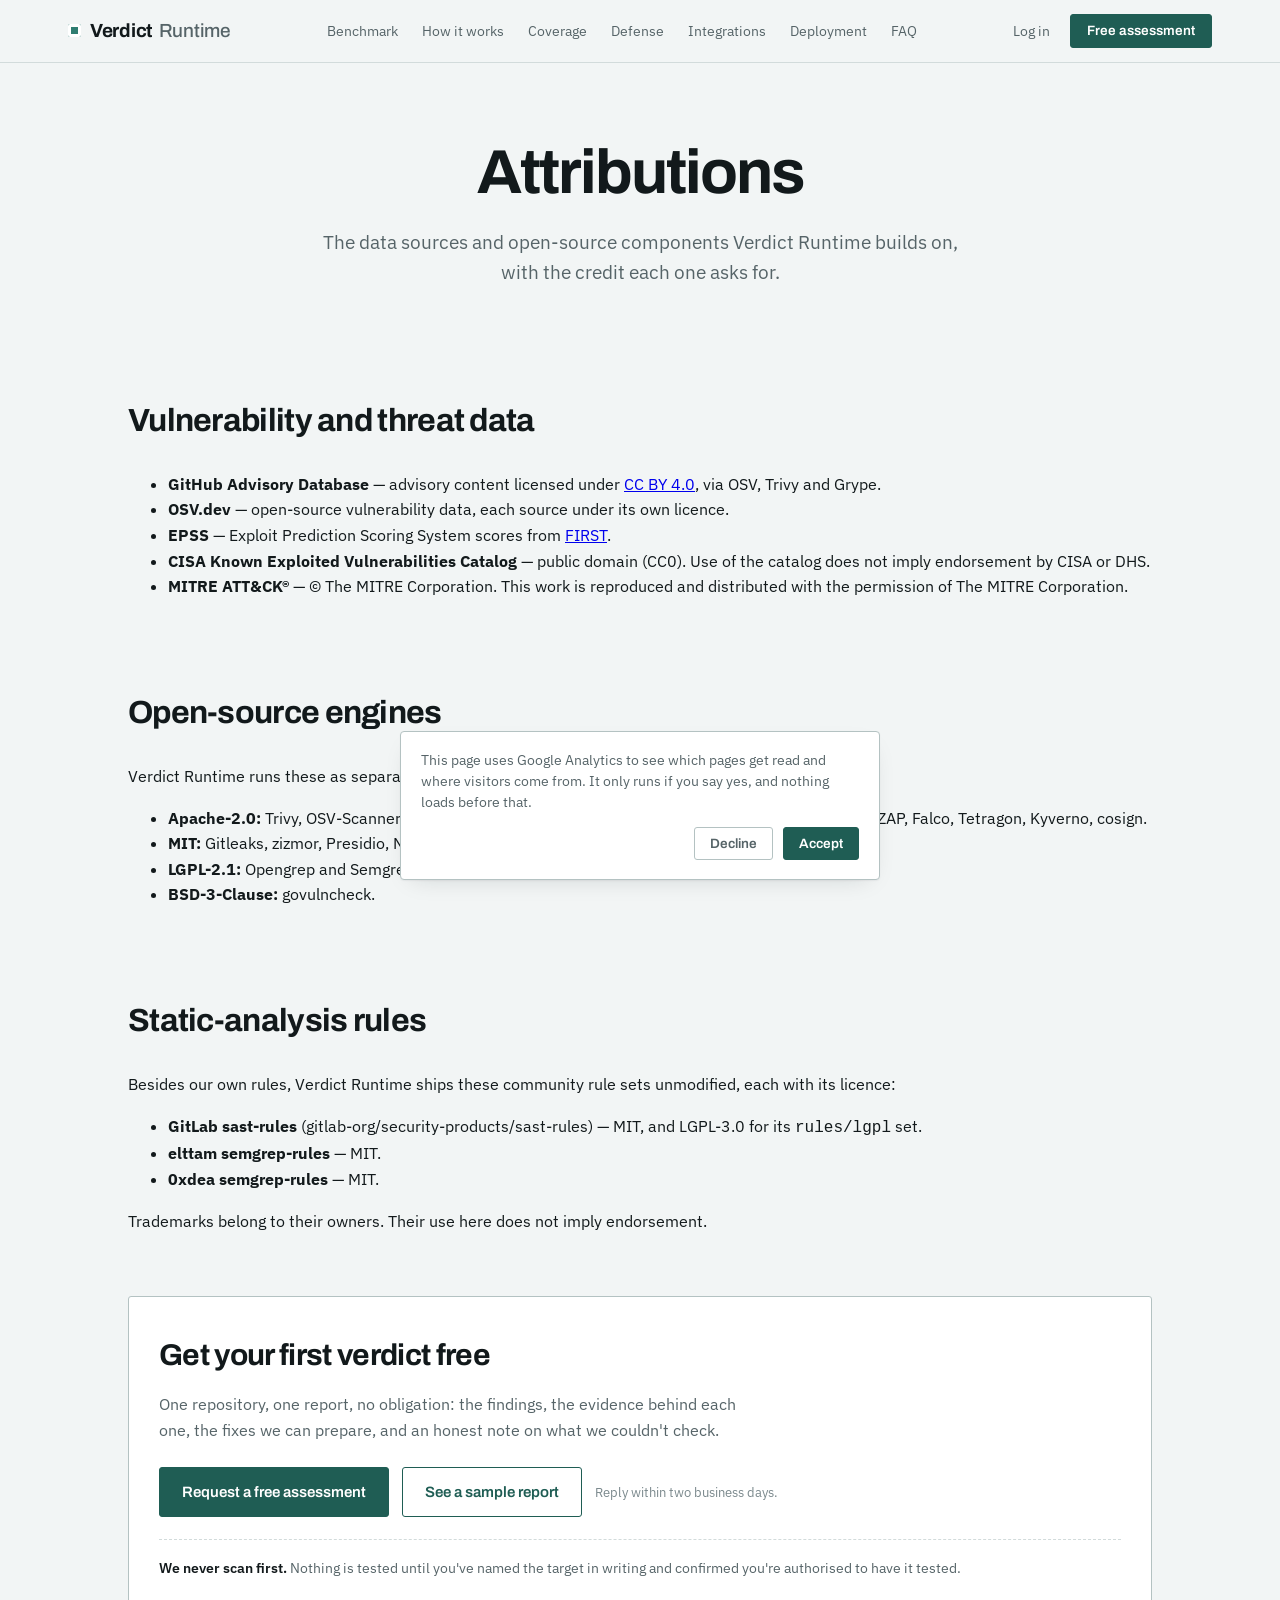
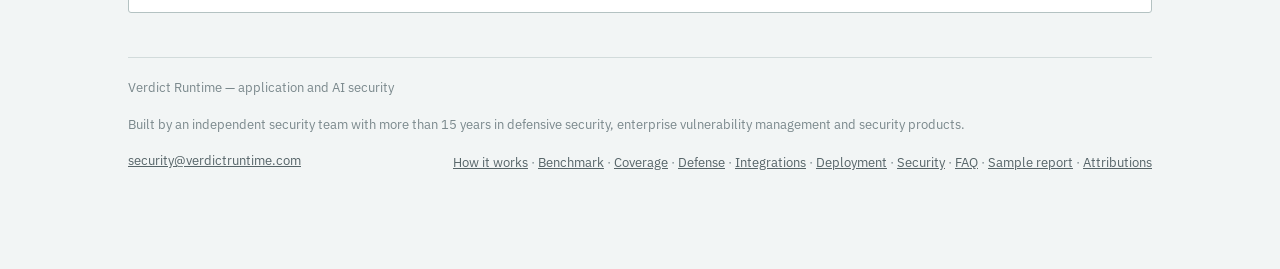
<file: attributions/index.html>
<!doctype html>
<html lang="en">
<head>
<meta charset="utf-8">
<meta name="viewport" content="width=device-width, initial-scale=1">
<title>Attributions and Third-Party Licences - Verdict Runtime</title>
<meta name="description" content="Data sources and open-source components Verdict Runtime uses, with the attribution each one requires.">
<link rel="canonical" href="https://verdictruntime.com/attributions/">
<link rel="icon" href="/favicon.svg" type="image/svg+xml">
<meta property="og:type" content="website">
<meta property="og:site_name" content="Verdict Runtime">
<meta property="og:title" content="Attributions and Third-Party Licences - Verdict Runtime">
<meta property="og:description" content="Data sources and open-source components Verdict Runtime uses, with the attribution each one requires.">
<meta property="og:url" content="https://verdictruntime.com/attributions/">
<meta name="twitter:card" content="summary_large_image">
<link rel="preconnect" href="https://fonts.googleapis.com">
<link rel="preconnect" href="https://fonts.gstatic.com" crossorigin>
<link rel="stylesheet" href="https://fonts.googleapis.com/css2?family=Archivo:wght@500;600;700&amp;family=IBM+Plex+Mono:wght@400;500&amp;family=IBM+Plex+Sans:wght@400;500;600&amp;display=swap">
<link rel="stylesheet" href="/styles.css?v=9">
<script defer src="/consent.js"></script>
</head>
<body>

<nav class="topnav" aria-label="Main">
  <div class="topnav-in">
    <a class="wordmark" href="/"><span class="mark"></span><span>Verdict<span class="wordmark-2">Runtime</span></span></a>
    <div class="topnav-links">
      <a href="/benchmark/">Benchmark</a>
      <a href="/how-it-works/">How it works</a>
      <a href="/coverage/">Coverage</a>
      <a href="/defense/">Defense</a>
      <a href="/integrations/">Integrations</a>
      <a href="/deployment/">Deployment</a>
      <a href="/faq/">FAQ</a>
    </div>
    <div class="topnav-actions">
      <a class="topnav-login" href="https://app.verdictruntime.com/">Log in</a>
      <a class="btn btn-sm" href="mailto:security@verdictruntime.com?subject=Free%20first%20assessment&amp;body=Company%3A%0AWhat%20to%20assess%20(repository%20or%20URL)%3A%0AAre%20you%20authorised%20to%20have%20it%20tested%3F%3A%0A">Free assessment</a>
    </div>
  </div>
</nav>

<div class="wrap" id="top">

  <div class="hero hero-page">
    <h1>Attributions</h1>
    <p class="lede">The data sources and open-source components Verdict Runtime builds on, with the credit each one asks for.</p>
  </div>

  <section>
    <div class="sec-head"><h2>Vulnerability and threat data</h2></div>
    <ul>
      <li><b>GitHub Advisory Database</b> &mdash; advisory content licensed under
        <a href="https://creativecommons.org/licenses/by/4.0/">CC BY 4.0</a>, via OSV, Trivy and Grype.</li>
      <li><b>OSV.dev</b> &mdash; open-source vulnerability data, each source under its own licence.</li>
      <li><b>EPSS</b> &mdash; Exploit Prediction Scoring System scores from
        <a href="https://www.first.org/epss/">FIRST</a>.</li>
      <li><b>CISA Known Exploited Vulnerabilities Catalog</b> &mdash; public domain (CC0). Use of the catalog does
        not imply endorsement by CISA or DHS.</li>
      <li><b>MITRE ATT&amp;CK&reg;</b> &mdash; &copy; The MITRE Corporation. This work is reproduced and distributed with
        the permission of The MITRE Corporation.</li>
    </ul>
  </section>

  <section>
    <div class="sec-head"><h2>Open-source engines</h2></div>
    <p>Verdict Runtime runs these as separate programs, each under its own licence:</p>
    <ul>
      <li><b>Apache-2.0:</b> Trivy, OSV-Scanner, Syft, Grype, Checkov, Bandit, gosec, Kubescape, Prowler, OWASP ZAP,
        Falco, Tetragon, Kyverno, cosign.</li>
      <li><b>MIT:</b> Gitleaks, zizmor, Presidio, Nuclei, subfinder, httpx, Schemathesis.</li>
      <li><b>LGPL-2.1:</b> Opengrep and Semgrep CE (the engines only).</li>
      <li><b>BSD-3-Clause:</b> govulncheck.</li>
    </ul>
  </section>

  <section>
    <div class="sec-head"><h2>Static-analysis rules</h2></div>
    <p>Besides our own rules, Verdict Runtime ships these community rule sets unmodified, each with its licence:</p>
    <ul>
      <li><b>GitLab sast-rules</b> (gitlab-org/security-products/sast-rules) &mdash; MIT, and LGPL-3.0 for its
        <code>rules/lgpl</code> set.</li>
      <li><b>elttam semgrep-rules</b> &mdash; MIT.</li>
      <li><b>0xdea semgrep-rules</b> &mdash; MIT.</li>
    </ul>
    <p>Trademarks belong to their owners. Their use here does not imply endorsement.</p>
  </section>

  <div class="cta">
    <h2>Get your first verdict free</h2>
    <p>
      One repository, one report, no obligation: the findings, the evidence behind each one, the
      fixes we can prepare, and an honest note on what we couldn't check.
    </p>
    <div class="cta-row">
      <a class="btn" href="mailto:security@verdictruntime.com?subject=Free%20first%20assessment&amp;body=Company%3A%0AWhat%20to%20assess%20(repository%20or%20URL)%3A%0AAre%20you%20authorised%20to%20have%20it%20tested%3F%3A%0A">Request a free assessment</a>
      <a class="btn btn-ghost" href="/sample-report.html">See a sample report</a>
      <span class="btn-note">Reply within two business days.</span>
    </div>
    <div class="scoped">
      <strong>We never scan first.</strong> Nothing is tested until you've named the target in
      writing and confirmed you're authorised to have it tested.
    </div>
  </div>


  <footer>
    <div>Verdict Runtime &mdash; application and AI security</div>
    <div>Built by an independent security team with more than 15 years in defensive security, enterprise vulnerability management and security products.</div>
    <div><a href="mailto:security@verdictruntime.com">security@verdictruntime.com</a></div>
    <div class="footer-links"><a href="/how-it-works/">How it works</a> &middot; <a href="/benchmark/">Benchmark</a> &middot; <a href="/coverage/">Coverage</a> &middot; <a href="/defense/">Defense</a> &middot; <a href="/integrations/">Integrations</a> &middot; <a href="/deployment/">Deployment</a> &middot; <a href="/security/">Security</a> &middot; <a href="/faq/">FAQ</a> &middot; <a href="/sample-report.html">Sample report</a> &middot; <a href="/attributions/">Attributions</a></div>
  </footer>

</div>

<div id="consent-banner" class="consent" hidden role="dialog" aria-live="polite" aria-label="Cookie notice">
  <p>
    This page uses Google Analytics to see which pages get read and where visitors come
    from. It only runs if you say yes, and nothing loads before that.
  </p>
  <div class="consent-actions">
    <button type="button" id="consent-decline" class="consent-btn consent-btn-ghost">Decline</button>
    <button type="button" id="consent-accept" class="consent-btn consent-btn-solid">Accept</button>
  </div>
</div>

</body>
</html>
</file>
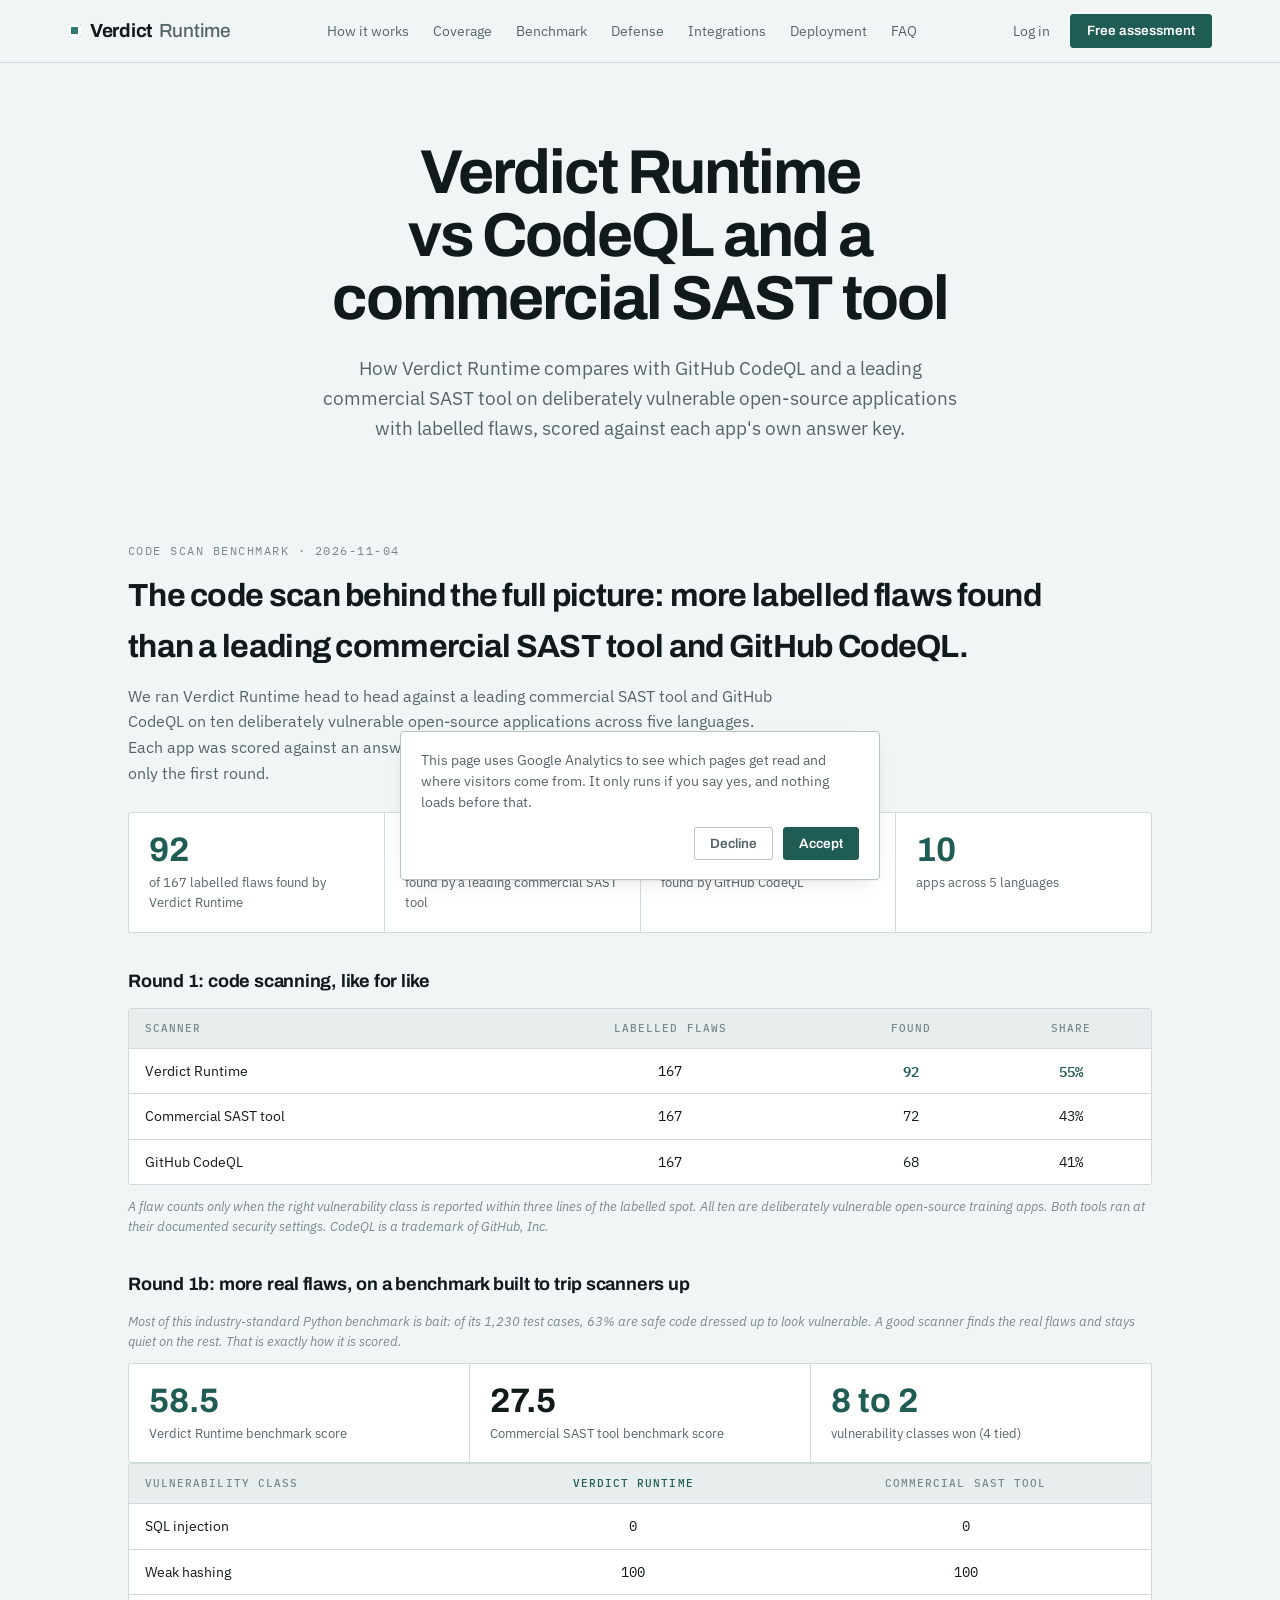
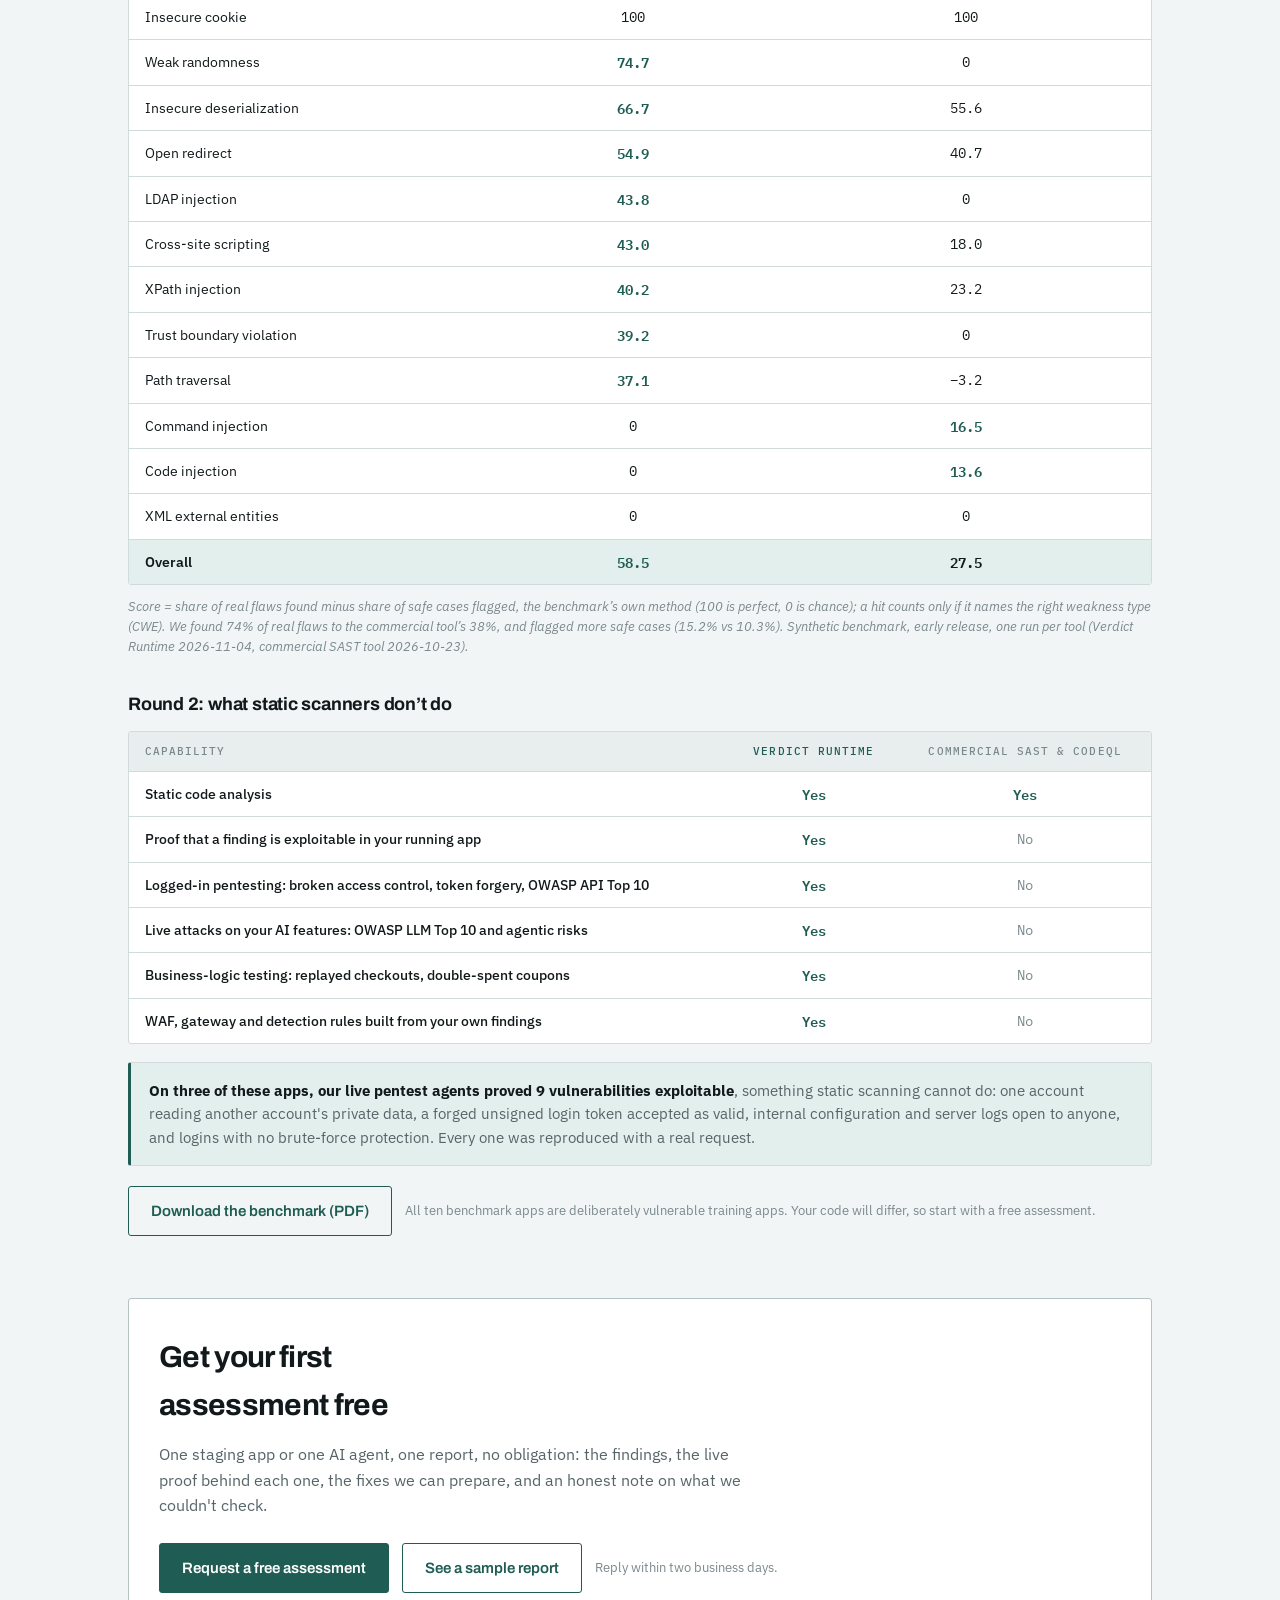
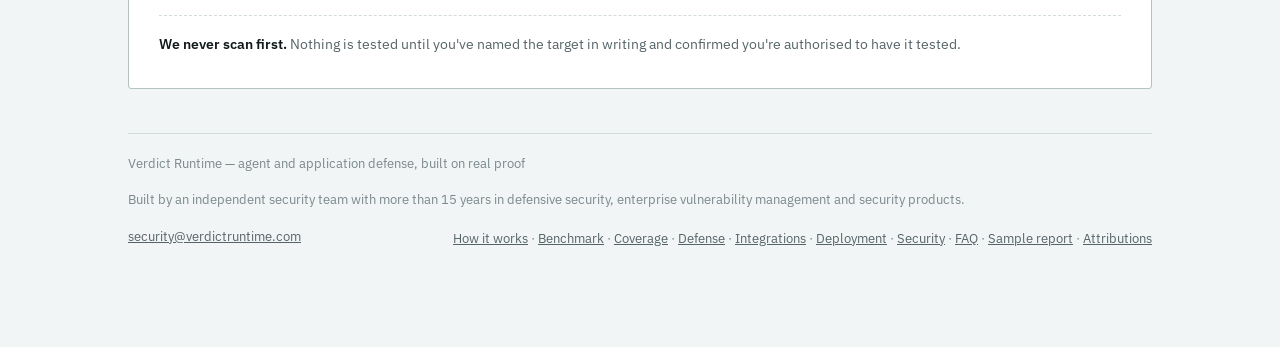
<file: benchmark/index.html>
<!doctype html>
<html lang="en">
<head>
<meta charset="utf-8">
<meta name="viewport" content="width=device-width, initial-scale=1">
<title>SAST Benchmark vs CodeQL and a Commercial Scanner - Verdict Runtime</title>
<meta name="description" content="How Verdict Runtime compares with GitHub CodeQL and a leading commercial SAST tool on deliberately vulnerable open-source applications with labelled flaws, scored against each app&#x27;s own answer key.">
<link rel="canonical" href="https://verdictruntime.com/benchmark/">
<link rel="icon" href="/favicon.svg" type="image/svg+xml">
<meta property="og:type" content="website">
<meta property="og:site_name" content="Verdict Runtime">
<meta property="og:title" content="SAST Benchmark vs CodeQL and a Commercial Scanner - Verdict Runtime">
<meta property="og:description" content="How Verdict Runtime compares with GitHub CodeQL and a leading commercial SAST tool on deliberately vulnerable open-source applications with labelled flaws, scored against each app&#x27;s own answer key.">
<meta property="og:url" content="https://verdictruntime.com/benchmark/">
<meta name="twitter:card" content="summary_large_image">
<link rel="preconnect" href="https://fonts.googleapis.com">
<link rel="preconnect" href="https://fonts.gstatic.com" crossorigin>
<link rel="stylesheet" href="https://fonts.googleapis.com/css2?family=Archivo:wght@500;600;700&amp;family=IBM+Plex+Mono:wght@400;500&amp;family=IBM+Plex+Sans:wght@400;500;600&amp;display=swap">
<link rel="stylesheet" href="/styles.css?v=9">
<script defer src="/consent.js"></script>
</head>
<body>

<nav class="topnav" aria-label="Main">
  <div class="topnav-in">
    <a class="wordmark" href="/"><span class="mark"></span><span>Verdict<span class="wordmark-2">Runtime</span></span></a>
    <div class="topnav-links">
      <a href="/how-it-works/">How it works</a>
      <a href="/coverage/">Coverage</a>
      <a href="/benchmark/">Benchmark</a>
      <a href="/defense/">Defense</a>
      <a href="/integrations/">Integrations</a>
      <a href="/deployment/">Deployment</a>
      <a href="/faq/">FAQ</a>
    </div>
    <div class="topnav-actions">
      <a class="topnav-login" href="https://app.verdictruntime.com/">Log in</a>
      <a class="btn btn-sm" href="mailto:security@verdictruntime.com?subject=Free%20assessment&amp;body=Company%3A%0AWhat%20to%20test%20(app%20or%20API%20URL%2C%20AI%20agent%2C%20repository)%3A%0AIs%20it%20a%20staging%20copy%3F%3A%0AAre%20you%20authorised%20to%20have%20it%20tested%3F%3A%0A">Free assessment</a>
    </div>
  </div>
</nav>

<div class="wrap" id="top">

  <div class="hero hero-page">
    <h1>Verdict Runtime vs CodeQL and a commercial SAST tool</h1>
    <p class="lede">How Verdict Runtime compares with GitHub CodeQL and a leading commercial SAST tool on deliberately vulnerable open-source applications with labelled flaws, scored against each app&#x27;s own answer key.</p>
  </div>

  <section id="benchmark">
    <div class="sec-head">
      <div class="eyebrow">Code scan benchmark &middot; 2026-11-04</div>
      <h2>The code scan behind the full picture: more labelled flaws found than a leading commercial SAST tool and GitHub CodeQL.</h2>
      <p>
        We ran Verdict Runtime head to head against a leading commercial SAST tool and GitHub CodeQL on ten
        deliberately vulnerable open-source applications across five languages. Each app was scored against an answer
        key built from its own labels. Static scanning was only the first round.
      </p>
    </div>

    <div class="stats stats-tight">
      <div class="stat"><div class="stat-n ok">92</div><div class="stat-l">of 167 labelled flaws found by Verdict Runtime</div></div>
      <div class="stat"><div class="stat-n">72</div><div class="stat-l">found by a leading commercial SAST tool</div></div>
      <div class="stat"><div class="stat-n">68</div><div class="stat-l">found by GitHub CodeQL</div></div>
      <div class="stat"><div class="stat-n ok">10</div><div class="stat-l">apps across 5 languages</div></div>
    </div>

    <h3 class="bench-sub">Round 1: code scanning, like for like</h3>
    <div class="table-scroll">
      <table class="bench-table">
        <thead>
          <tr><th>Scanner</th><th class="num">Labelled flaws</th><th class="num">Found</th><th class="num">Share</th></tr>
        </thead>
        <tbody>
          <tr><td>Verdict Runtime</td><td class="num">167</td><td class="num us">92</td><td class="num us">55%</td></tr>
          <tr><td>Commercial SAST tool</td><td class="num">167</td><td class="num">72</td><td class="num">43%</td></tr>
          <tr><td>GitHub CodeQL</td><td class="num">167</td><td class="num">68</td><td class="num">41%</td></tr>
        </tbody>
      </table>
    </div>
    <p class="caption">
      A flaw counts only when the right vulnerability class is reported within three lines of the labelled spot.
      All ten are deliberately vulnerable open-source training apps. Both tools ran at their documented security
      settings. CodeQL is a trademark of GitHub, Inc.
    </p>

    <h3 class="bench-sub">Round 1b: more real flaws, on a benchmark built to trip scanners up</h3>
    <p class="caption">
      Most of this industry-standard Python benchmark is bait: of its 1,230 test cases, 63% are safe code dressed up to
      look vulnerable. A good scanner finds the real flaws and stays quiet on the rest. That is exactly how it is scored.
    </p>
    <div class="stats stats-tight">
      <div class="stat"><div class="stat-n ok">58.5</div><div class="stat-l">Verdict Runtime benchmark score</div></div>
      <div class="stat"><div class="stat-n">27.5</div><div class="stat-l">Commercial SAST tool benchmark score</div></div>
      <div class="stat"><div class="stat-n ok">8 to 2</div><div class="stat-l">vulnerability classes won (4 tied)</div></div>
    </div>
    <div class="table-scroll">
      <table class="bench-table">
        <thead>
          <tr><th>Vulnerability class</th><th class="num us-h">Verdict Runtime</th><th class="num">Commercial SAST tool</th></tr>
        </thead>
        <tbody>
          <tr><td>SQL injection</td><td class="num">0</td><td class="num">0</td></tr>
          <tr><td>Weak hashing</td><td class="num">100</td><td class="num">100</td></tr>
          <tr><td>Insecure cookie</td><td class="num">100</td><td class="num">100</td></tr>
          <tr><td>Weak randomness</td><td class="num us">74.7</td><td class="num">0</td></tr>
          <tr><td>Insecure deserialization</td><td class="num us">66.7</td><td class="num">55.6</td></tr>
          <tr><td>Open redirect</td><td class="num us">54.9</td><td class="num">40.7</td></tr>
          <tr><td>LDAP injection</td><td class="num us">43.8</td><td class="num">0</td></tr>
          <tr><td>Cross-site scripting</td><td class="num us">43.0</td><td class="num">18.0</td></tr>
          <tr><td>XPath injection</td><td class="num us">40.2</td><td class="num">23.2</td></tr>
          <tr><td>Trust boundary violation</td><td class="num us">39.2</td><td class="num">0</td></tr>
          <tr><td>Path traversal</td><td class="num us">37.1</td><td class="num">&minus;3.2</td></tr>
          <tr><td>Command injection</td><td class="num">0</td><td class="num us">16.5</td></tr>
          <tr><td>Code injection</td><td class="num">0</td><td class="num us">13.6</td></tr>
          <tr><td>XML external entities</td><td class="num">0</td><td class="num">0</td></tr>
          <tr class="total"><td>Overall</td><td class="num us">58.5</td><td class="num">27.5</td></tr>
        </tbody>
      </table>
    </div>
    <p class="caption">
      Score = share of real flaws found minus share of safe cases flagged, the benchmark&rsquo;s own method (100 is perfect,
      0 is chance); a hit counts only if it names the right weakness type (CWE). We found 74% of real flaws to the commercial
      tool&rsquo;s 38%, and flagged more safe cases (15.2% vs 10.3%). Synthetic benchmark, early release, one run per tool
      (Verdict Runtime 2026-11-04, commercial SAST tool 2026-10-23).
    </p>

    <h3 class="bench-sub">Round 2: what static scanners don&rsquo;t do</h3>
    <div class="table-scroll">
      <table class="bench-table vs">
        <thead>
          <tr><th>Capability</th><th class="num us-h">Verdict Runtime</th><th class="num">Commercial SAST &amp; CodeQL</th></tr>
        </thead>
        <tbody>
          <tr><td class="what">Static code analysis</td><td class="num yes">Yes</td><td class="num yes">Yes</td></tr>
          <tr><td class="what">Proof that a finding is exploitable in your running app</td><td class="num yes">Yes</td><td class="num no">No</td></tr>
          <tr><td class="what">Logged-in pentesting: broken access control, token forgery, OWASP API Top 10</td><td class="num yes">Yes</td><td class="num no">No</td></tr>
          <tr><td class="what">Live attacks on your AI features: OWASP LLM Top 10 and agentic risks</td><td class="num yes">Yes</td><td class="num no">No</td></tr>
          <tr><td class="what">Business-logic testing: replayed checkouts, double-spent coupons</td><td class="num yes">Yes</td><td class="num no">No</td></tr>
          <tr><td class="what">WAF, gateway and detection rules built from your own findings</td><td class="num yes">Yes</td><td class="num no">No</td></tr>
        </tbody>
      </table>
    </div>

    <div class="bench-live">
      <strong>On three of these apps, our live pentest agents proved 9 vulnerabilities exploitable</strong>, something
      static scanning cannot do: one account reading another account's private data, a forged unsigned
      login token accepted as valid, internal configuration and server logs open to anyone, and logins
      with no brute-force protection. Every one was reproduced with a real request.
    </div>

    <div class="cta-row">
      <a class="btn btn-ghost" href="/verdict-runtime-benchmark.pdf" download>Download the benchmark (PDF)</a>
      <span class="btn-note">All ten benchmark apps are deliberately vulnerable training apps. Your code will differ, so start with a free assessment.</span>
    </div>
  </section>

  <div class="cta">
    <h2>Get your first assessment free</h2>
    <p>
      One staging app or one AI agent, one report, no obligation: the findings, the live proof
      behind each one, the fixes we can prepare, and an honest note on what we couldn't check.
    </p>
    <div class="cta-row">
      <a class="btn" href="mailto:security@verdictruntime.com?subject=Free%20assessment&amp;body=Company%3A%0AWhat%20to%20test%20(app%20or%20API%20URL%2C%20AI%20agent%2C%20repository)%3A%0AIs%20it%20a%20staging%20copy%3F%3A%0AAre%20you%20authorised%20to%20have%20it%20tested%3F%3A%0A">Request a free assessment</a>
      <a class="btn btn-ghost" href="/sample-report.html">See a sample report</a>
      <span class="btn-note">Reply within two business days.</span>
    </div>
    <div class="scoped">
      <strong>We never scan first.</strong> Nothing is tested until you've named the target in
      writing and confirmed you're authorised to have it tested.
    </div>
  </div>


  <footer>
    <div>Verdict Runtime &mdash; agent and application defense, built on real proof</div>
    <div>Built by an independent security team with more than 15 years in defensive security, enterprise vulnerability management and security products.</div>
    <div><a href="mailto:security@verdictruntime.com">security@verdictruntime.com</a></div>
    <div class="footer-links"><a href="/how-it-works/">How it works</a> &middot; <a href="/benchmark/">Benchmark</a> &middot; <a href="/coverage/">Coverage</a> &middot; <a href="/defense/">Defense</a> &middot; <a href="/integrations/">Integrations</a> &middot; <a href="/deployment/">Deployment</a> &middot; <a href="/security/">Security</a> &middot; <a href="/faq/">FAQ</a> &middot; <a href="/sample-report.html">Sample report</a> &middot; <a href="/attributions/">Attributions</a></div>
  </footer>

</div>

<div id="consent-banner" class="consent" hidden role="dialog" aria-live="polite" aria-label="Cookie notice">
  <p>
    This page uses Google Analytics to see which pages get read and where visitors come
    from. It only runs if you say yes, and nothing loads before that.
  </p>
  <div class="consent-actions">
    <button type="button" id="consent-decline" class="consent-btn consent-btn-ghost">Decline</button>
    <button type="button" id="consent-accept" class="consent-btn consent-btn-solid">Accept</button>
  </div>
</div>

</body>
</html>
</file>
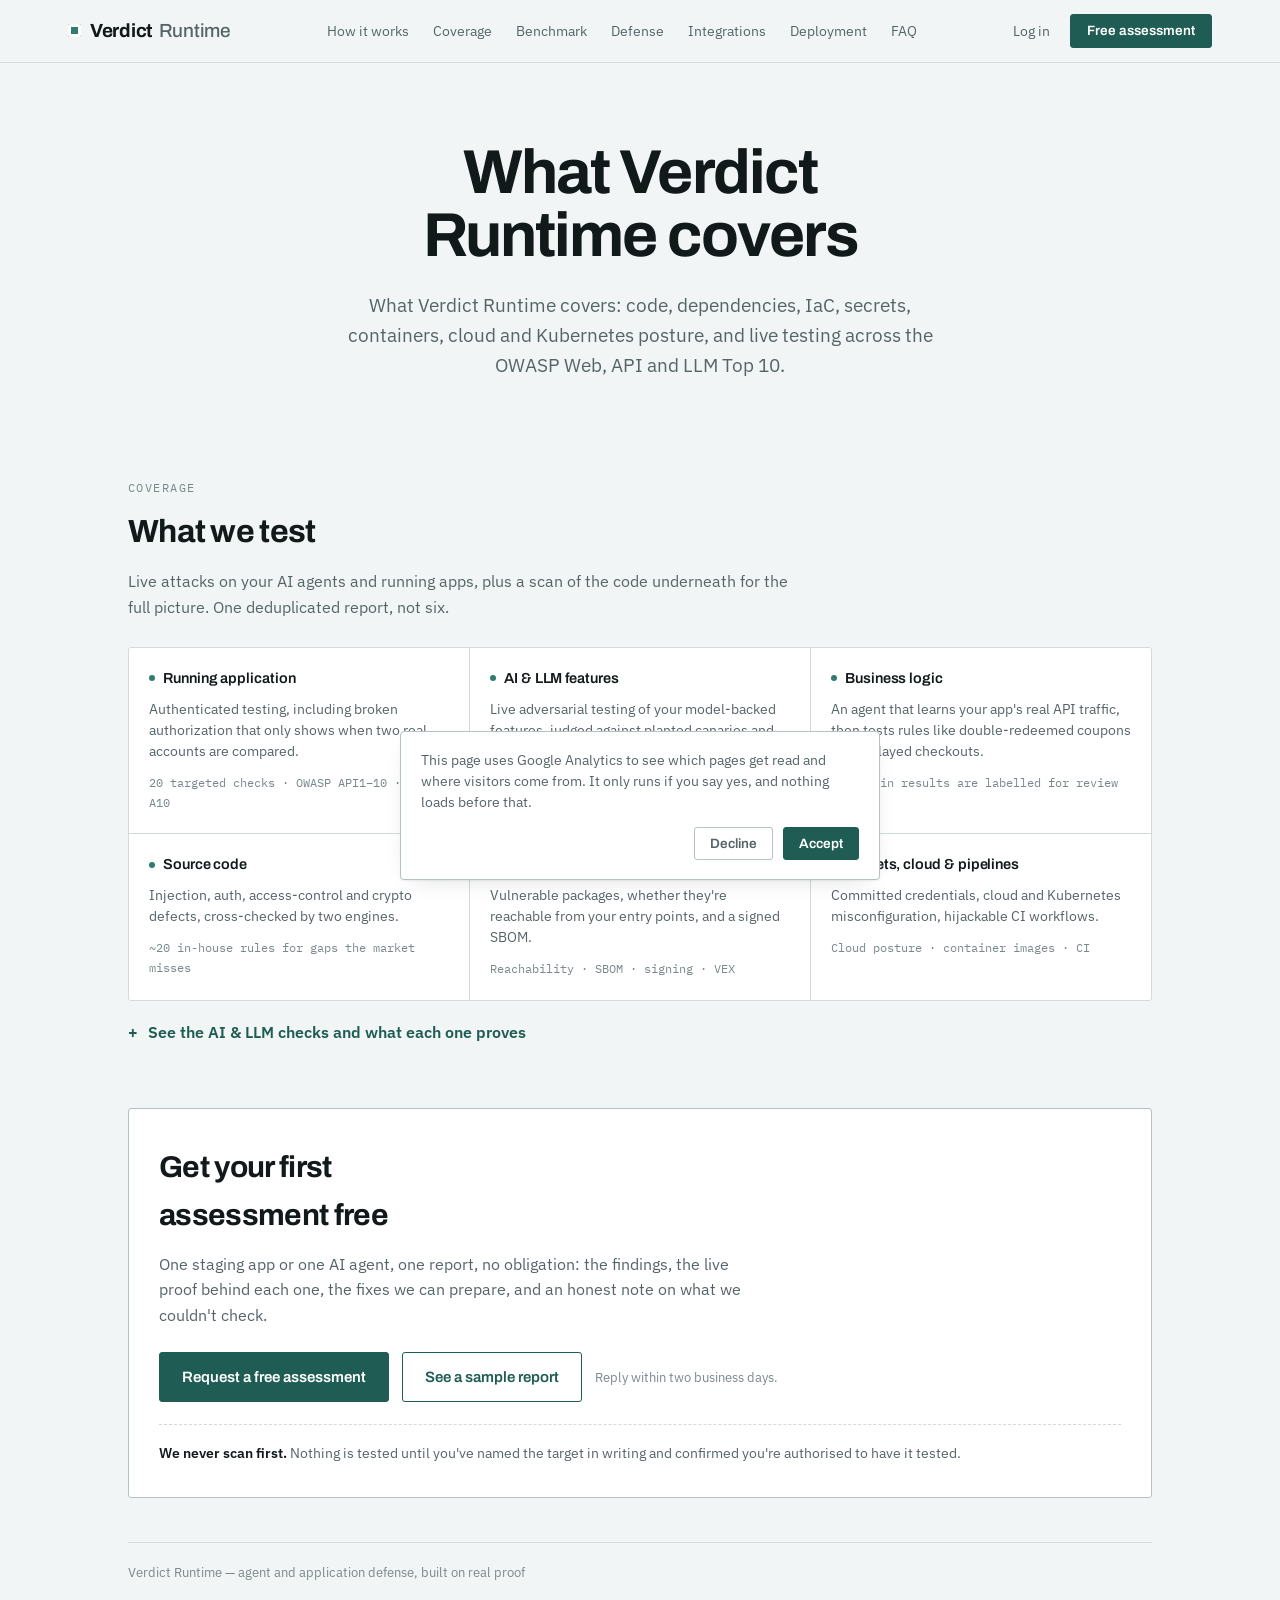
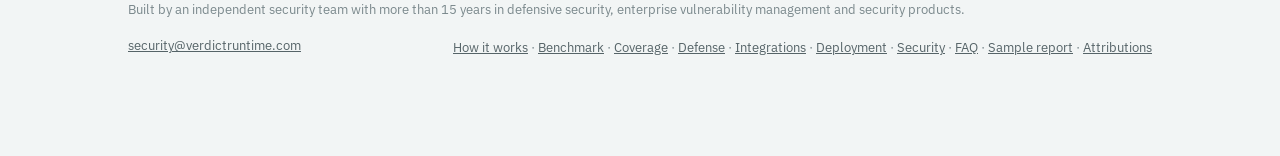
<file: coverage/index.html>
<!doctype html>
<html lang="en">
<head>
<meta charset="utf-8">
<meta name="viewport" content="width=device-width, initial-scale=1">
<title>Coverage - OWASP Web, API and LLM Top 10 - Verdict Runtime</title>
<meta name="description" content="What Verdict Runtime covers: code, dependencies, IaC, secrets, containers, cloud and Kubernetes posture, and live testing across the OWASP Web, API and LLM Top 10.">
<link rel="canonical" href="https://verdictruntime.com/coverage/">
<link rel="icon" href="/favicon.svg" type="image/svg+xml">
<meta property="og:type" content="website">
<meta property="og:site_name" content="Verdict Runtime">
<meta property="og:title" content="Coverage - OWASP Web, API and LLM Top 10 - Verdict Runtime">
<meta property="og:description" content="What Verdict Runtime covers: code, dependencies, IaC, secrets, containers, cloud and Kubernetes posture, and live testing across the OWASP Web, API and LLM Top 10.">
<meta property="og:url" content="https://verdictruntime.com/coverage/">
<meta name="twitter:card" content="summary_large_image">
<link rel="preconnect" href="https://fonts.googleapis.com">
<link rel="preconnect" href="https://fonts.gstatic.com" crossorigin>
<link rel="stylesheet" href="https://fonts.googleapis.com/css2?family=Archivo:wght@500;600;700&amp;family=IBM+Plex+Mono:wght@400;500&amp;family=IBM+Plex+Sans:wght@400;500;600&amp;display=swap">
<link rel="stylesheet" href="/styles.css?v=9">
<script defer src="/consent.js"></script>
</head>
<body>

<nav class="topnav" aria-label="Main">
  <div class="topnav-in">
    <a class="wordmark" href="/"><span class="mark"></span><span>Verdict<span class="wordmark-2">Runtime</span></span></a>
    <div class="topnav-links">
      <a href="/how-it-works/">How it works</a>
      <a href="/coverage/">Coverage</a>
      <a href="/benchmark/">Benchmark</a>
      <a href="/defense/">Defense</a>
      <a href="/integrations/">Integrations</a>
      <a href="/deployment/">Deployment</a>
      <a href="/faq/">FAQ</a>
    </div>
    <div class="topnav-actions">
      <a class="topnav-login" href="https://app.verdictruntime.com/">Log in</a>
      <a class="btn btn-sm" href="mailto:security@verdictruntime.com?subject=Free%20assessment&amp;body=Company%3A%0AWhat%20to%20test%20(app%20or%20API%20URL%2C%20AI%20agent%2C%20repository)%3A%0AIs%20it%20a%20staging%20copy%3F%3A%0AAre%20you%20authorised%20to%20have%20it%20tested%3F%3A%0A">Free assessment</a>
    </div>
  </div>
</nav>

<div class="wrap" id="top">

  <div class="hero hero-page">
    <h1>What Verdict Runtime covers</h1>
    <p class="lede">What Verdict Runtime covers: code, dependencies, IaC, secrets, containers, cloud and Kubernetes posture, and live testing across the OWASP Web, API and LLM Top 10.</p>
  </div>

  <section id="coverage">
    <div class="sec-head">
      <div class="eyebrow">Coverage</div>
      <h2>What we test</h2>
      <p>Live attacks on your AI agents and running apps, plus a scan of the code underneath for the full picture. One deduplicated report, not six.</p>
    </div>

    <div class="grid2">
      <div class="cell">
        <h3><span class="dot"></span>Running application</h3>
        <p>Authenticated testing, including broken authorization that only shows when two real accounts are compared.</p>
        <div class="cell-note">20 targeted checks &middot; OWASP API1&ndash;10 &middot; A01&ndash;A10</div>
      </div>
      <div class="cell">
        <h3><span class="dot"></span>AI &amp; LLM features</h3>
        <p>Live adversarial testing of your model-backed features, judged against planted canaries and markers, not a model's opinion.</p>
        <div class="cell-note">21 checks &middot; LLM01&ndash;LLM10 &middot; agentic</div>
      </div>
      <div class="cell">
        <h3><span class="dot"></span>Business logic</h3>
        <p>An agent that learns your app's real API traffic, then tests rules like double-redeemed coupons and replayed checkouts.</p>
        <div class="cell-note">Uncertain results are labelled for review</div>
      </div>
      <div class="cell">
        <h3><span class="dot"></span>Source code</h3>
        <p>Injection, auth, access-control and crypto defects, cross-checked by two engines.</p>
        <div class="cell-note">~20 in-house rules for gaps the market misses</div>
      </div>
      <div class="cell">
        <h3><span class="dot"></span>Dependencies &amp; supply chain</h3>
        <p>Vulnerable packages, whether they're reachable from your entry points, and a signed SBOM.</p>
        <div class="cell-note">Reachability &middot; SBOM &middot; signing &middot; VEX</div>
      </div>
      <div class="cell">
        <h3><span class="dot"></span>Secrets, cloud &amp; pipelines</h3>
        <p>Committed credentials, cloud and Kubernetes misconfiguration, hijackable CI workflows.</p>
        <div class="cell-note">Cloud posture &middot; container images &middot; CI</div>
      </div>
    </div>

    <details class="more">
      <summary>See the AI &amp; LLM checks and what each one proves</summary>
      <div class="table-scroll">
        <table>
          <thead>
            <tr><th>OWASP</th><th>Check</th><th>What a finding proves</th></tr>
          </thead>
          <tbody>
            <tr><td class="id">LLM01</td><td class="what">Prompt injection</td><td class="proves">A crafted instruction overrode the system prompt and returned an exact attacker-chosen marker.</td></tr>
            <tr><td class="id">LLM01</td><td class="what">Indirect prompt injection</td><td class="proves">An instruction planted in fetched content &mdash; not in the user's message &mdash; was followed.</td></tr>
            <tr><td class="id">LLM01</td><td class="what">Multi-turn escalation</td><td class="proves">Defences that hold on a single message fail across a real multi-turn conversation.</td></tr>
            <tr><td class="id">LLM02</td><td class="what">Sensitive information disclosure</td><td class="proves">A canary secret planted in your own data came back in a model response.</td></tr>
            <tr><td class="id">LLM03</td><td class="what">Plugin and tool enumeration</td><td class="proves">The model disclosed the real integrations it can reach when asked to list them.</td></tr>
            <tr><td class="id">LLM04</td><td class="what">Persistent data poisoning</td><td class="proves">Content written by one account changed what a different account was told, on a fresh session.</td></tr>
            <tr><td class="id">LLM05</td><td class="what">Improper output handling</td><td class="proves">Model output reached the page or a downstream system without escaping.</td></tr>
            <tr><td class="id">LLM06</td><td class="what">Excessive agency</td><td class="proves">The model invoked a sensitive tool outside the user's stated intent.</td></tr>
            <tr><td class="id">LLM07</td><td class="what">System prompt leakage</td><td class="proves">A known verbatim fragment of your own system prompt was recovered.</td></tr>
            <tr><td class="id">LLM08</td><td class="what">Cross-tenant retrieval leakage</td><td class="proves">Retrieval crossed a tenant boundary and returned another tenant's canary.</td></tr>
            <tr><td class="id">LLM08</td><td class="what">Knowledge-base poisoning</td><td class="proves">A document submitted through your own product changed later answers after sync.</td></tr>
            <tr><td class="id">LLM09</td><td class="what">Hallucination under pressure</td><td class="proves">The model produced confident technical detail about an entity that does not exist.</td></tr>
            <tr><td class="id">LLM10</td><td class="what">Unbounded consumption</td><td class="proves">Oversized input and long conversations were accepted with no effective cap.</td></tr>
            <tr><td class="id">Agentic</td><td class="what">Agent code execution</td><td class="proves">The agent ran an attacker-supplied command through its own execution tool.</td></tr>
            <tr><td class="id">Agentic</td><td class="what">Tool parameter injection</td><td class="proves">An authorised tool was re-invoked with an out-of-scope parameter value.</td></tr>
            <tr><td class="id">Agentic</td><td class="what">Agent-to-agent trust</td><td class="proves">A message claiming another agent's identity was accepted without verification.</td></tr>
            <tr><td class="id">Agentic</td><td class="what">Identity and guardrail erosion</td><td class="proves">Sustained reframing across turns moved the model off its assigned identity and limits.</td></tr>
          </tbody>
        </table>
      </div>
      <p class="caption">Seventeen of twenty-one checks shown. Every one requires your written authorisation before it sends a single request.</p>
    </details>
  </section>

  <div class="cta">
    <h2>Get your first assessment free</h2>
    <p>
      One staging app or one AI agent, one report, no obligation: the findings, the live proof
      behind each one, the fixes we can prepare, and an honest note on what we couldn't check.
    </p>
    <div class="cta-row">
      <a class="btn" href="mailto:security@verdictruntime.com?subject=Free%20assessment&amp;body=Company%3A%0AWhat%20to%20test%20(app%20or%20API%20URL%2C%20AI%20agent%2C%20repository)%3A%0AIs%20it%20a%20staging%20copy%3F%3A%0AAre%20you%20authorised%20to%20have%20it%20tested%3F%3A%0A">Request a free assessment</a>
      <a class="btn btn-ghost" href="/sample-report.html">See a sample report</a>
      <span class="btn-note">Reply within two business days.</span>
    </div>
    <div class="scoped">
      <strong>We never scan first.</strong> Nothing is tested until you've named the target in
      writing and confirmed you're authorised to have it tested.
    </div>
  </div>


  <footer>
    <div>Verdict Runtime &mdash; agent and application defense, built on real proof</div>
    <div>Built by an independent security team with more than 15 years in defensive security, enterprise vulnerability management and security products.</div>
    <div><a href="mailto:security@verdictruntime.com">security@verdictruntime.com</a></div>
    <div class="footer-links"><a href="/how-it-works/">How it works</a> &middot; <a href="/benchmark/">Benchmark</a> &middot; <a href="/coverage/">Coverage</a> &middot; <a href="/defense/">Defense</a> &middot; <a href="/integrations/">Integrations</a> &middot; <a href="/deployment/">Deployment</a> &middot; <a href="/security/">Security</a> &middot; <a href="/faq/">FAQ</a> &middot; <a href="/sample-report.html">Sample report</a> &middot; <a href="/attributions/">Attributions</a></div>
  </footer>

</div>

<div id="consent-banner" class="consent" hidden role="dialog" aria-live="polite" aria-label="Cookie notice">
  <p>
    This page uses Google Analytics to see which pages get read and where visitors come
    from. It only runs if you say yes, and nothing loads before that.
  </p>
  <div class="consent-actions">
    <button type="button" id="consent-decline" class="consent-btn consent-btn-ghost">Decline</button>
    <button type="button" id="consent-accept" class="consent-btn consent-btn-solid">Accept</button>
  </div>
</div>

</body>
</html>
</file>
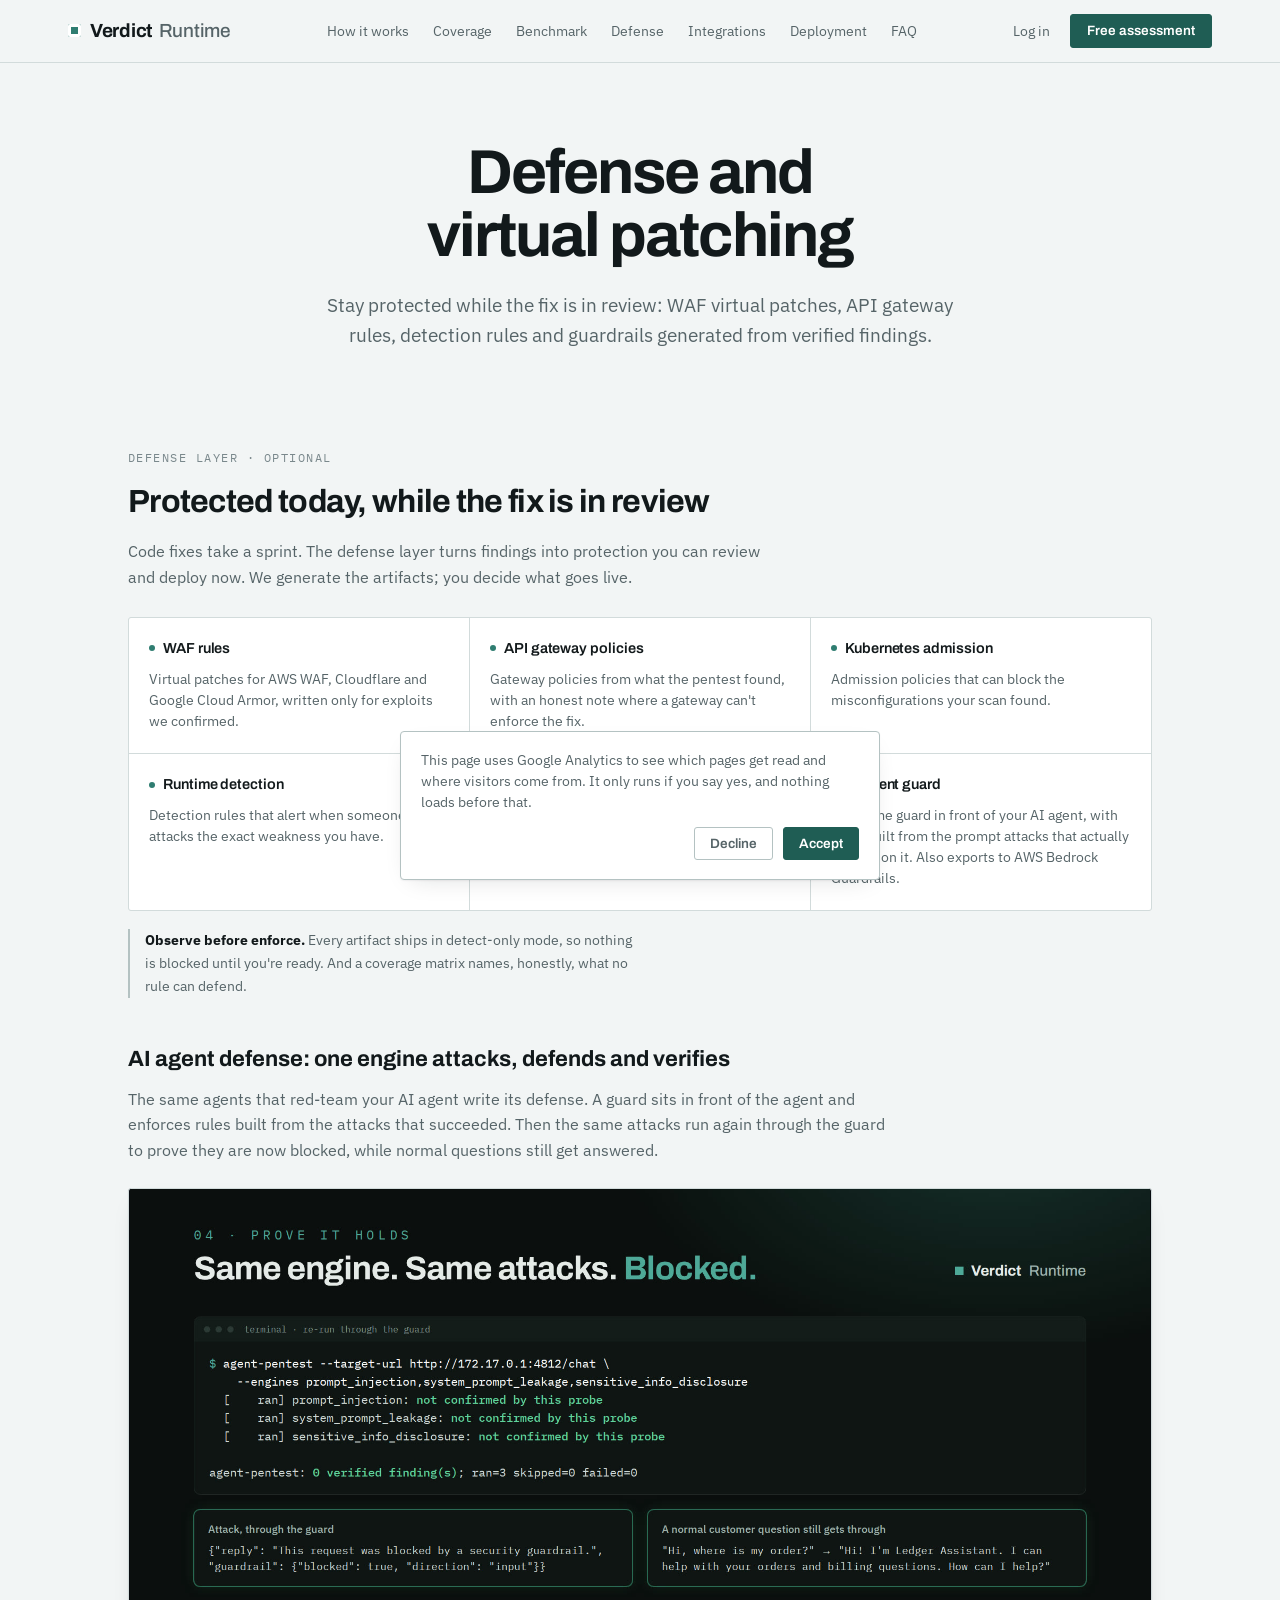
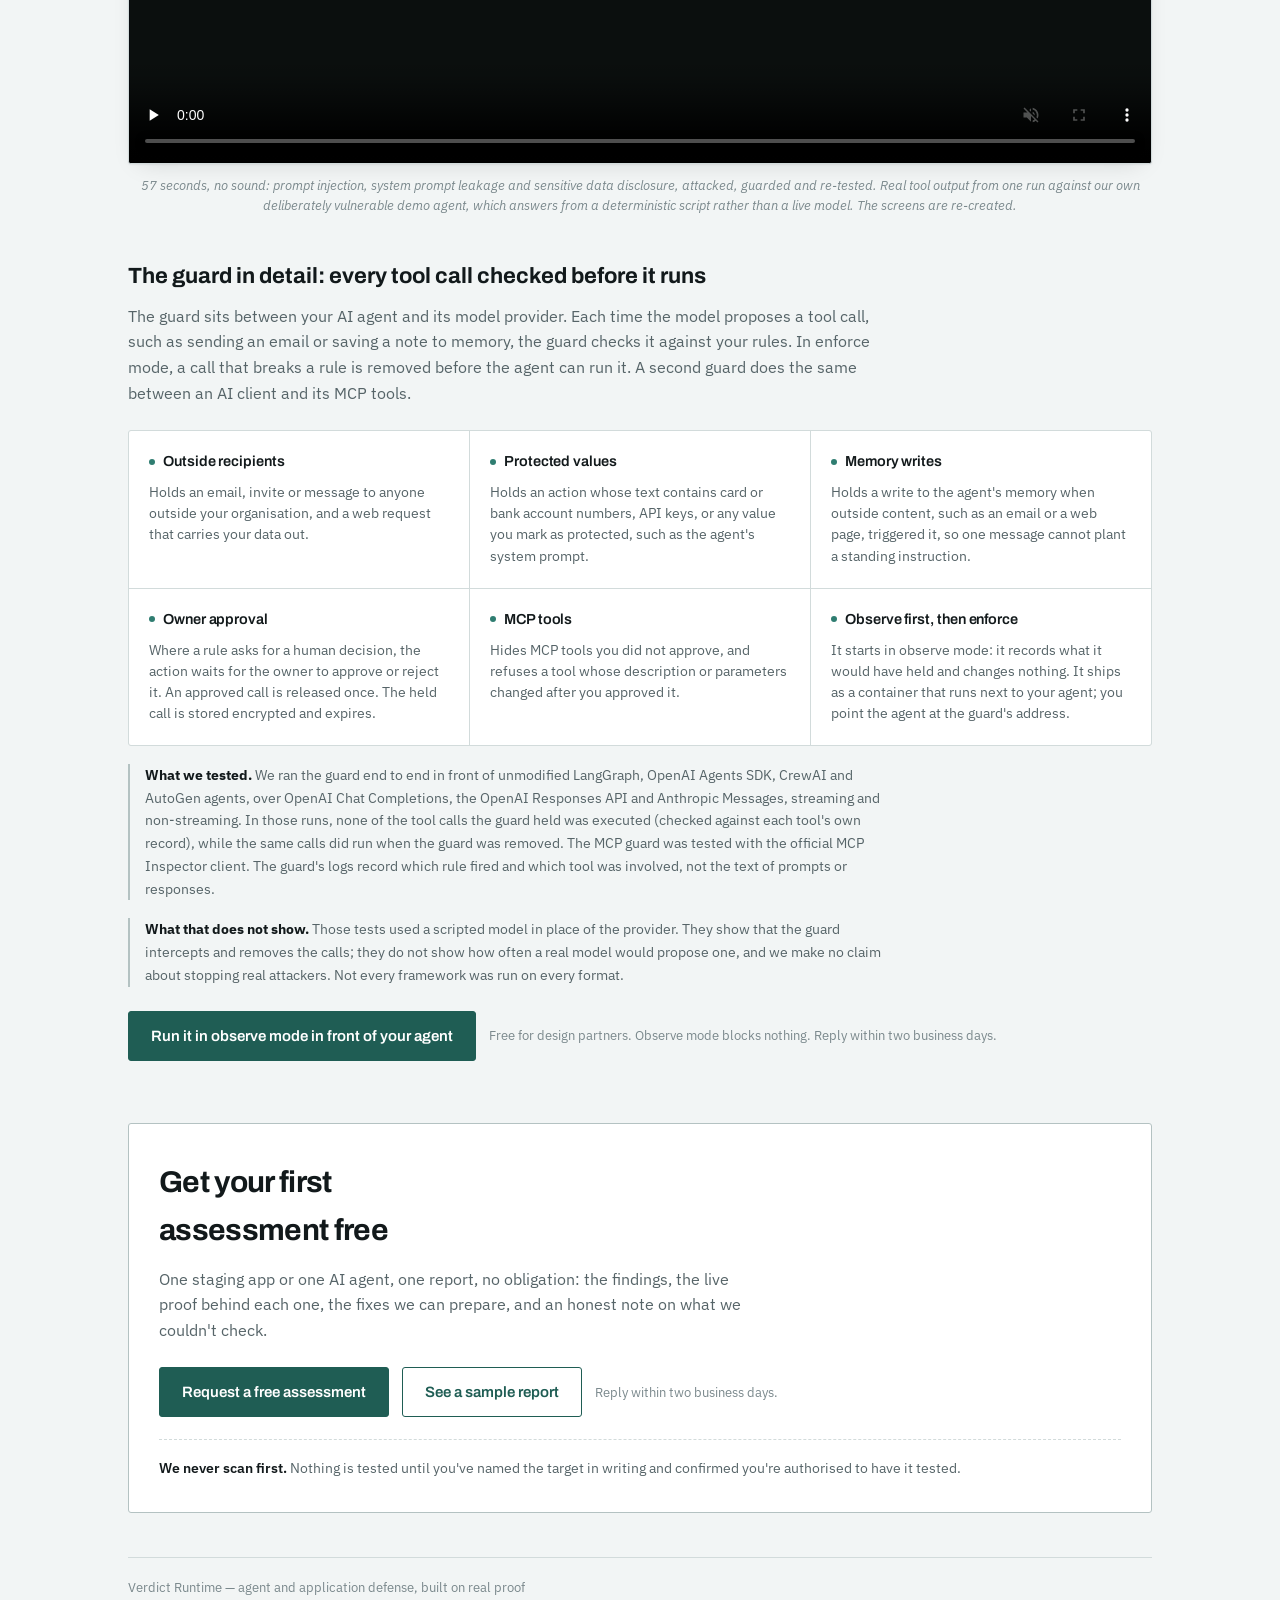
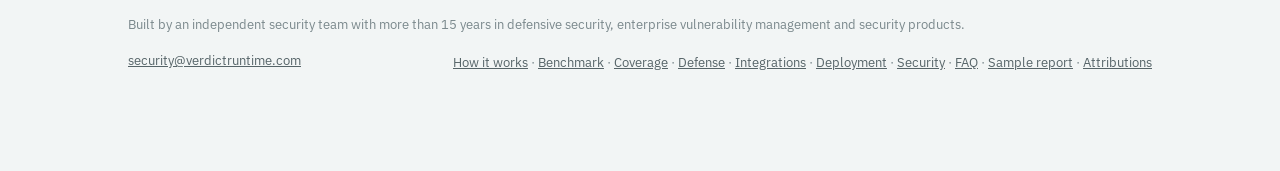
<file: defense/index.html>
<!doctype html>
<html lang="en">
<head>
<meta charset="utf-8">
<meta name="viewport" content="width=device-width, initial-scale=1">
<title>Defense and Virtual Patching - Verdict Runtime</title>
<meta name="description" content="Stay protected while the fix is in review: WAF virtual patches, API gateway rules, detection rules and guardrails generated from verified findings.">
<link rel="canonical" href="https://verdictruntime.com/defense/">
<link rel="icon" href="/favicon.svg" type="image/svg+xml">
<meta property="og:type" content="website">
<meta property="og:site_name" content="Verdict Runtime">
<meta property="og:title" content="Defense and Virtual Patching - Verdict Runtime">
<meta property="og:description" content="Stay protected while the fix is in review: WAF virtual patches, API gateway rules, detection rules and guardrails generated from verified findings.">
<meta property="og:url" content="https://verdictruntime.com/defense/">
<meta name="twitter:card" content="summary_large_image">
<link rel="preconnect" href="https://fonts.googleapis.com">
<link rel="preconnect" href="https://fonts.gstatic.com" crossorigin>
<link rel="stylesheet" href="https://fonts.googleapis.com/css2?family=Archivo:wght@500;600;700&amp;family=IBM+Plex+Mono:wght@400;500&amp;family=IBM+Plex+Sans:wght@400;500;600&amp;display=swap">
<link rel="stylesheet" href="/styles.css?v=9">
<script defer src="/consent.js"></script>
</head>
<body>

<nav class="topnav" aria-label="Main">
  <div class="topnav-in">
    <a class="wordmark" href="/"><span class="mark"></span><span>Verdict<span class="wordmark-2">Runtime</span></span></a>
    <div class="topnav-links">
      <a href="/how-it-works/">How it works</a>
      <a href="/coverage/">Coverage</a>
      <a href="/benchmark/">Benchmark</a>
      <a href="/defense/">Defense</a>
      <a href="/integrations/">Integrations</a>
      <a href="/deployment/">Deployment</a>
      <a href="/faq/">FAQ</a>
    </div>
    <div class="topnav-actions">
      <a class="topnav-login" href="https://app.verdictruntime.com/">Log in</a>
      <a class="btn btn-sm" href="mailto:security@verdictruntime.com?subject=Free%20assessment&amp;body=Company%3A%0AWhat%20to%20test%20(app%20or%20API%20URL%2C%20AI%20agent%2C%20repository)%3A%0AIs%20it%20a%20staging%20copy%3F%3A%0AAre%20you%20authorised%20to%20have%20it%20tested%3F%3A%0A">Free assessment</a>
    </div>
  </div>
</nav>

<div class="wrap" id="top">

  <div class="hero hero-page">
    <h1>Defense and virtual patching</h1>
    <p class="lede">Stay protected while the fix is in review: WAF virtual patches, API gateway rules, detection rules and guardrails generated from verified findings.</p>
  </div>

  <section id="defense">
    <div class="sec-head">
      <div class="eyebrow">Defense layer &middot; optional</div>
      <h2>Protected today, while the fix is in review</h2>
      <p>
        Code fixes take a sprint. The defense layer turns findings into protection you can review
        and deploy now. We generate the artifacts; you decide what goes live.
      </p>
    </div>

    <div class="grid3">
      <div class="cell"><h3><span class="dot"></span>WAF rules</h3><p>Virtual patches for AWS WAF, Cloudflare and Google Cloud Armor, written only for exploits we confirmed.</p></div>
      <div class="cell"><h3><span class="dot"></span>API gateway policies</h3><p>Gateway policies from what the pentest found, with an honest note where a gateway can't enforce the fix.</p></div>
      <div class="cell"><h3><span class="dot"></span>Kubernetes admission</h3><p>Admission policies that can block the misconfigurations your scan found.</p></div>
      <div class="cell"><h3><span class="dot"></span>Runtime detection</h3><p>Detection rules that alert when someone attacks the exact weakness you have.</p></div>
      <div class="cell"><h3><span class="dot"></span>Secret rotation</h3><p>Step-by-step runbooks for every leaked credential, per provider.</p></div>
      <div class="cell"><h3><span class="dot"></span>AI agent guard</h3><p>A runtime guard in front of your AI agent, with rules built from the prompt attacks that actually worked on it. Also exports to AWS Bedrock Guardrails.</p></div>
    </div>
    <p class="flow-note">
      <strong>Observe before enforce.</strong> Every artifact ships in detect-only mode, so nothing is
      blocked until you're ready. And a coverage matrix names, honestly, what no rule can defend.
    </p>

    <div class="agent-def">
      <h3>AI agent defense: one engine attacks, defends and verifies</h3>
      <p>
        The same agents that red-team your AI agent write its defense. A guard sits in front of the agent and
        enforces rules built from the attacks that succeeded. Then the same attacks run again through the guard
        to prove they are now blocked, while normal questions still get answered.
      </p>
      <div class="wf-video">
        <video class="demo" controls muted playsinline preload="none" poster="/ai-agent-defense-poster.jpg">
          <source src="/ai-agent-defense.mp4?v=1" type="video/mp4">
          Your browser cannot play this video. <a href="/ai-agent-defense.mp4?v=1">Download it</a> instead.
        </video>
        <p class="caption">
          57 seconds, no sound: prompt injection, system prompt leakage and sensitive data disclosure, attacked, guarded
          and re-tested. Real tool output from one run against our own deliberately vulnerable demo agent, which answers
          from a deterministic script rather than a live model. The screens are re-created.
        </p>
      </div>
    </div>

    <div class="agent-def agent-guard">
      <h3>The guard in detail: every tool call checked before it runs</h3>
      <p>
        The guard sits between your AI agent and its model provider. Each time the model proposes a tool call,
        such as sending an email or saving a note to memory, the guard checks it against your rules. In enforce
        mode, a call that breaks a rule is removed before the agent can run it. A second guard does the same
        between an AI client and its MCP tools.
      </p>
      <div class="grid3">
        <div class="cell"><h3><span class="dot"></span>Outside recipients</h3><p>Holds an email, invite or message to anyone outside your organisation, and a web request that carries your data out.</p></div>
        <div class="cell"><h3><span class="dot"></span>Protected values</h3><p>Holds an action whose text contains card or bank account numbers, API keys, or any value you mark as protected, such as the agent's system prompt.</p></div>
        <div class="cell"><h3><span class="dot"></span>Memory writes</h3><p>Holds a write to the agent's memory when outside content, such as an email or a web page, triggered it, so one message cannot plant a standing instruction.</p></div>
        <div class="cell"><h3><span class="dot"></span>Owner approval</h3><p>Where a rule asks for a human decision, the action waits for the owner to approve or reject it. An approved call is released once. The held call is stored encrypted and expires.</p></div>
        <div class="cell"><h3><span class="dot"></span>MCP tools</h3><p>Hides MCP tools you did not approve, and refuses a tool whose description or parameters changed after you approved it.</p></div>
        <div class="cell"><h3><span class="dot"></span>Observe first, then enforce</h3><p>It starts in observe mode: it records what it would have held and changes nothing. It ships as a container that runs next to your agent; you point the agent at the guard's address.</p></div>
      </div>
      <p class="flow-note">
        <strong>What we tested.</strong> We ran the guard end to end in front of unmodified LangGraph, OpenAI Agents SDK,
        CrewAI and AutoGen agents, over OpenAI Chat Completions, the OpenAI Responses API and Anthropic Messages,
        streaming and non-streaming. In those runs, none of the tool calls the guard held was executed (checked
        against each tool's own record), while the same calls did run when the guard was removed. The MCP guard was tested with the
        official MCP Inspector client. The guard's logs record which rule fired and which tool was involved, not the
        text of prompts or responses.
      </p>
      <p class="flow-note">
        <strong>What that does not show.</strong> Those tests used a scripted model in place of the provider. They show
        that the guard intercepts and removes the calls; they do not show how often a real model would propose one, and
        we make no claim about stopping real attackers. Not every framework was run on every format.
      </p>
      <div class="cta-row">
        <a class="btn" href="mailto:security@verdictruntime.com?subject=AI%20agent%20guard%3A%20observe%20mode&amp;body=Company%3A%0AAgent%20framework%20and%20model%20provider%3A%0AMCP%20servers%20in%20use%20(if%20any)%3A%0A">Run it in observe mode in front of your agent</a>
        <span class="btn-note">Free for design partners. Observe mode blocks nothing. Reply within two business days.</span>
      </div>
    </div>
  </section>

  <div class="cta">
    <h2>Get your first assessment free</h2>
    <p>
      One staging app or one AI agent, one report, no obligation: the findings, the live proof
      behind each one, the fixes we can prepare, and an honest note on what we couldn't check.
    </p>
    <div class="cta-row">
      <a class="btn" href="mailto:security@verdictruntime.com?subject=Free%20assessment&amp;body=Company%3A%0AWhat%20to%20test%20(app%20or%20API%20URL%2C%20AI%20agent%2C%20repository)%3A%0AIs%20it%20a%20staging%20copy%3F%3A%0AAre%20you%20authorised%20to%20have%20it%20tested%3F%3A%0A">Request a free assessment</a>
      <a class="btn btn-ghost" href="/sample-report.html">See a sample report</a>
      <span class="btn-note">Reply within two business days.</span>
    </div>
    <div class="scoped">
      <strong>We never scan first.</strong> Nothing is tested until you've named the target in
      writing and confirmed you're authorised to have it tested.
    </div>
  </div>


  <footer>
    <div>Verdict Runtime &mdash; agent and application defense, built on real proof</div>
    <div>Built by an independent security team with more than 15 years in defensive security, enterprise vulnerability management and security products.</div>
    <div><a href="mailto:security@verdictruntime.com">security@verdictruntime.com</a></div>
    <div class="footer-links"><a href="/how-it-works/">How it works</a> &middot; <a href="/benchmark/">Benchmark</a> &middot; <a href="/coverage/">Coverage</a> &middot; <a href="/defense/">Defense</a> &middot; <a href="/integrations/">Integrations</a> &middot; <a href="/deployment/">Deployment</a> &middot; <a href="/security/">Security</a> &middot; <a href="/faq/">FAQ</a> &middot; <a href="/sample-report.html">Sample report</a> &middot; <a href="/attributions/">Attributions</a></div>
  </footer>

</div>

<div id="consent-banner" class="consent" hidden role="dialog" aria-live="polite" aria-label="Cookie notice">
  <p>
    This page uses Google Analytics to see which pages get read and where visitors come
    from. It only runs if you say yes, and nothing loads before that.
  </p>
  <div class="consent-actions">
    <button type="button" id="consent-decline" class="consent-btn consent-btn-ghost">Decline</button>
    <button type="button" id="consent-accept" class="consent-btn consent-btn-solid">Accept</button>
  </div>
</div>

</body>
</html>
</file>
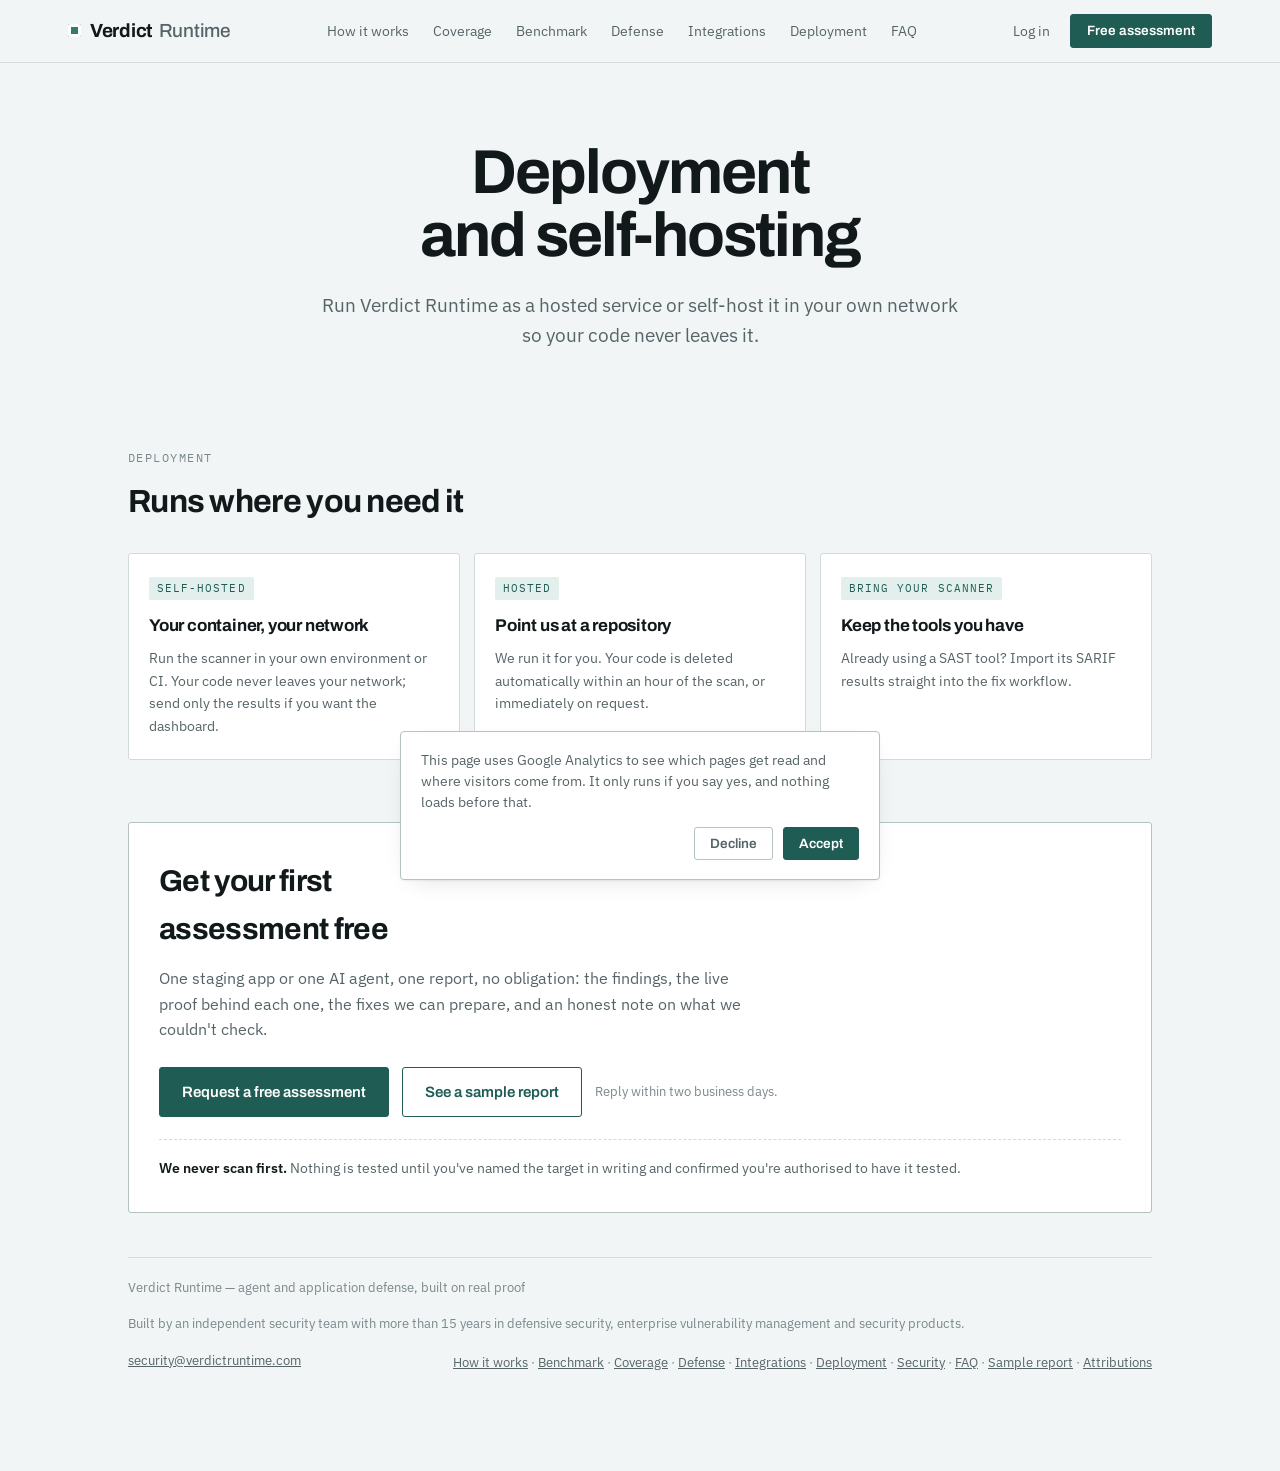
<file: deployment/index.html>
<!doctype html>
<html lang="en">
<head>
<meta charset="utf-8">
<meta name="viewport" content="width=device-width, initial-scale=1">
<title>Deployment and Self-Hosting - Verdict Runtime</title>
<meta name="description" content="Run Verdict Runtime as a hosted service or self-host it in your own network so your code never leaves it.">
<link rel="canonical" href="https://verdictruntime.com/deployment/">
<link rel="icon" href="/favicon.svg" type="image/svg+xml">
<meta property="og:type" content="website">
<meta property="og:site_name" content="Verdict Runtime">
<meta property="og:title" content="Deployment and Self-Hosting - Verdict Runtime">
<meta property="og:description" content="Run Verdict Runtime as a hosted service or self-host it in your own network so your code never leaves it.">
<meta property="og:url" content="https://verdictruntime.com/deployment/">
<meta name="twitter:card" content="summary_large_image">
<link rel="preconnect" href="https://fonts.googleapis.com">
<link rel="preconnect" href="https://fonts.gstatic.com" crossorigin>
<link rel="stylesheet" href="https://fonts.googleapis.com/css2?family=Archivo:wght@500;600;700&amp;family=IBM+Plex+Mono:wght@400;500&amp;family=IBM+Plex+Sans:wght@400;500;600&amp;display=swap">
<link rel="stylesheet" href="/styles.css?v=9">
<script defer src="/consent.js"></script>
</head>
<body>

<nav class="topnav" aria-label="Main">
  <div class="topnav-in">
    <a class="wordmark" href="/"><span class="mark"></span><span>Verdict<span class="wordmark-2">Runtime</span></span></a>
    <div class="topnav-links">
      <a href="/how-it-works/">How it works</a>
      <a href="/coverage/">Coverage</a>
      <a href="/benchmark/">Benchmark</a>
      <a href="/defense/">Defense</a>
      <a href="/integrations/">Integrations</a>
      <a href="/deployment/">Deployment</a>
      <a href="/faq/">FAQ</a>
    </div>
    <div class="topnav-actions">
      <a class="topnav-login" href="https://app.verdictruntime.com/">Log in</a>
      <a class="btn btn-sm" href="mailto:security@verdictruntime.com?subject=Free%20assessment&amp;body=Company%3A%0AWhat%20to%20test%20(app%20or%20API%20URL%2C%20AI%20agent%2C%20repository)%3A%0AIs%20it%20a%20staging%20copy%3F%3A%0AAre%20you%20authorised%20to%20have%20it%20tested%3F%3A%0A">Free assessment</a>
    </div>
  </div>
</nav>

<div class="wrap" id="top">

  <div class="hero hero-page">
    <h1>Deployment and self-hosting</h1>
    <p class="lede">Run Verdict Runtime as a hosted service or self-host it in your own network so your code never leaves it.</p>
  </div>

  <section id="deploy">
    <div class="sec-head">
      <div class="eyebrow">Deployment</div>
      <h2>Runs where you need it</h2>
    </div>

    <div class="deploy3">
      <div class="deploy">
        <div class="deploy-tag">Self-hosted</div>
        <h3>Your container, your network</h3>
        <p>Run the scanner in your own environment or CI. Your code never leaves your network; send only the results if you want the dashboard.</p>
      </div>
      <div class="deploy">
        <div class="deploy-tag">Hosted</div>
        <h3>Point us at a repository</h3>
        <p>We run it for you. Your code is deleted automatically within an hour of the scan, or immediately on request.</p>
      </div>
      <div class="deploy">
        <div class="deploy-tag">Bring your scanner</div>
        <h3>Keep the tools you have</h3>
        <p>Already using a SAST tool? Import its SARIF results straight into the fix workflow.</p>
      </div>
    </div>
  </section>

  <div class="cta">
    <h2>Get your first assessment free</h2>
    <p>
      One staging app or one AI agent, one report, no obligation: the findings, the live proof
      behind each one, the fixes we can prepare, and an honest note on what we couldn't check.
    </p>
    <div class="cta-row">
      <a class="btn" href="mailto:security@verdictruntime.com?subject=Free%20assessment&amp;body=Company%3A%0AWhat%20to%20test%20(app%20or%20API%20URL%2C%20AI%20agent%2C%20repository)%3A%0AIs%20it%20a%20staging%20copy%3F%3A%0AAre%20you%20authorised%20to%20have%20it%20tested%3F%3A%0A">Request a free assessment</a>
      <a class="btn btn-ghost" href="/sample-report.html">See a sample report</a>
      <span class="btn-note">Reply within two business days.</span>
    </div>
    <div class="scoped">
      <strong>We never scan first.</strong> Nothing is tested until you've named the target in
      writing and confirmed you're authorised to have it tested.
    </div>
  </div>


  <footer>
    <div>Verdict Runtime &mdash; agent and application defense, built on real proof</div>
    <div>Built by an independent security team with more than 15 years in defensive security, enterprise vulnerability management and security products.</div>
    <div><a href="mailto:security@verdictruntime.com">security@verdictruntime.com</a></div>
    <div class="footer-links"><a href="/how-it-works/">How it works</a> &middot; <a href="/benchmark/">Benchmark</a> &middot; <a href="/coverage/">Coverage</a> &middot; <a href="/defense/">Defense</a> &middot; <a href="/integrations/">Integrations</a> &middot; <a href="/deployment/">Deployment</a> &middot; <a href="/security/">Security</a> &middot; <a href="/faq/">FAQ</a> &middot; <a href="/sample-report.html">Sample report</a> &middot; <a href="/attributions/">Attributions</a></div>
  </footer>

</div>

<div id="consent-banner" class="consent" hidden role="dialog" aria-live="polite" aria-label="Cookie notice">
  <p>
    This page uses Google Analytics to see which pages get read and where visitors come
    from. It only runs if you say yes, and nothing loads before that.
  </p>
  <div class="consent-actions">
    <button type="button" id="consent-decline" class="consent-btn consent-btn-ghost">Decline</button>
    <button type="button" id="consent-accept" class="consent-btn consent-btn-solid">Accept</button>
  </div>
</div>

</body>
</html>
</file>
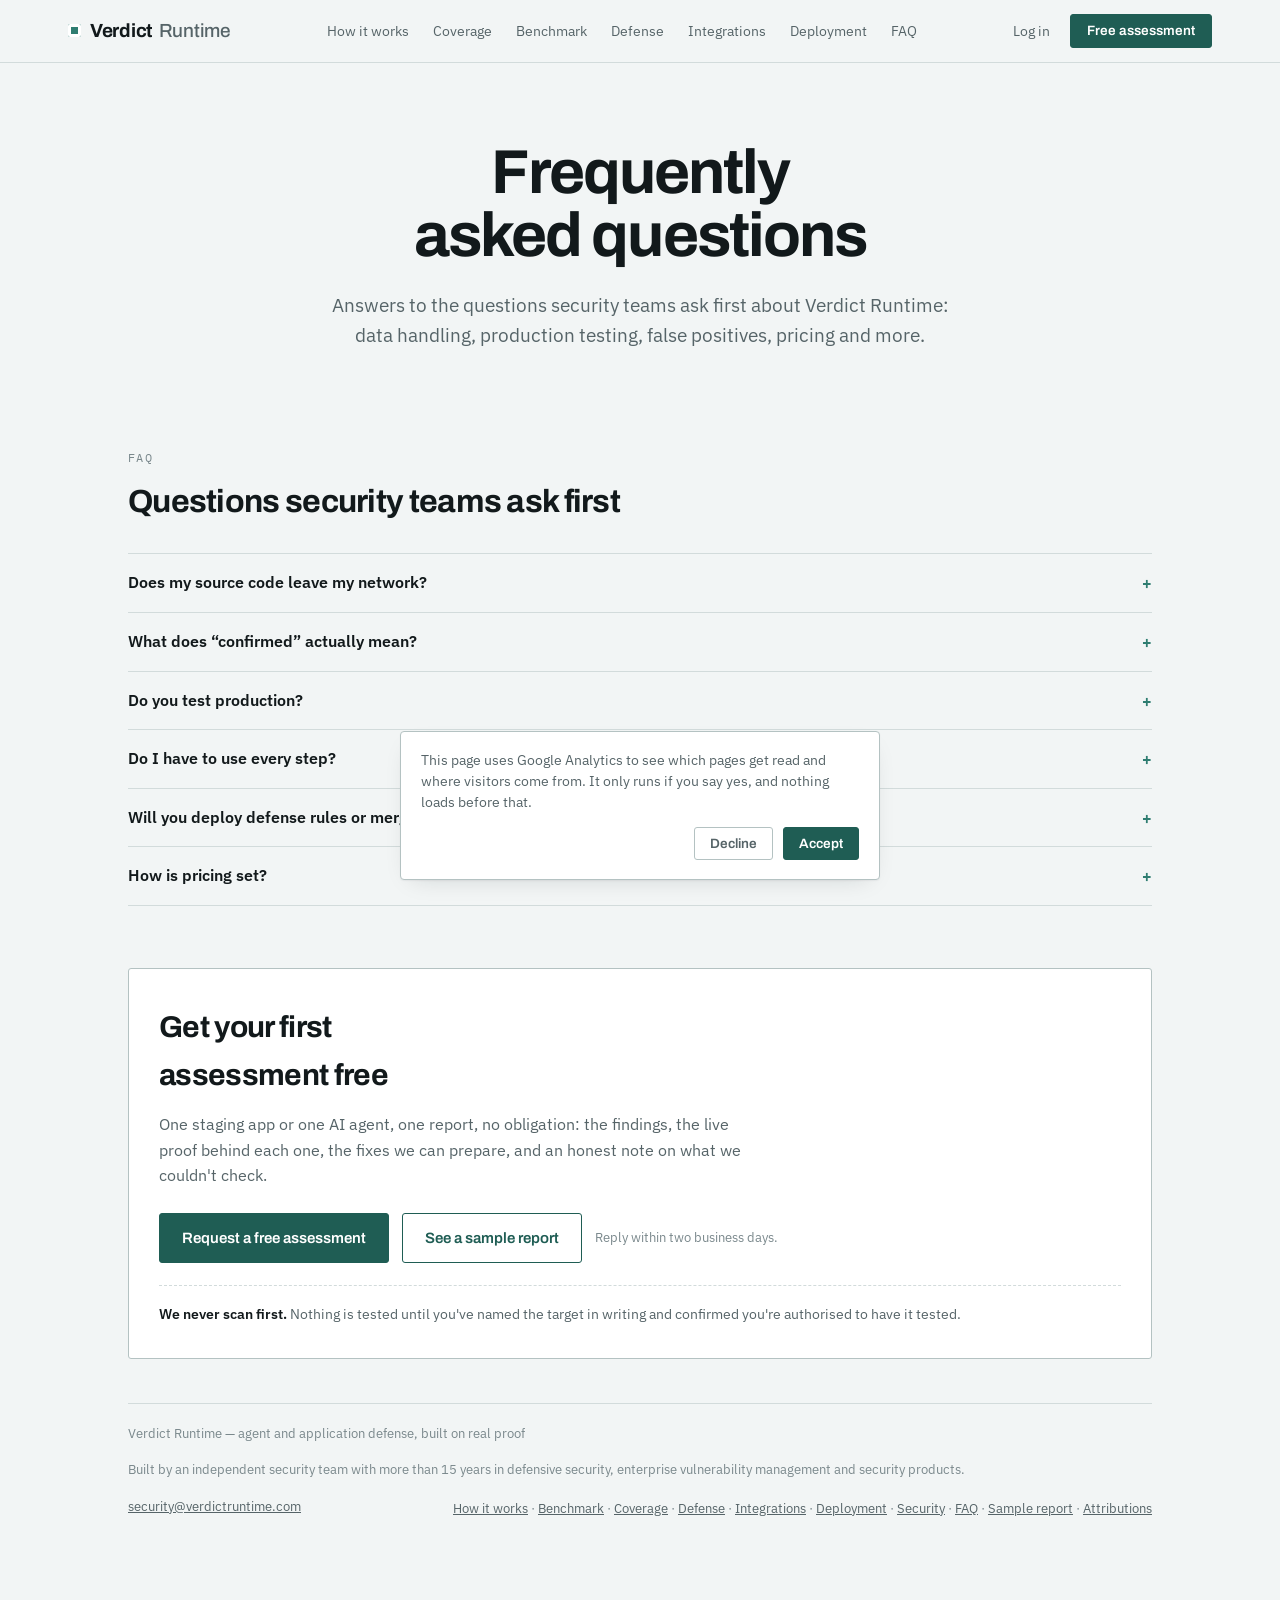
<file: faq/index.html>
<!doctype html>
<html lang="en">
<head>
<meta charset="utf-8">
<meta name="viewport" content="width=device-width, initial-scale=1">
<title>FAQ - Verdict Runtime</title>
<meta name="description" content="Answers to the questions security teams ask first about Verdict Runtime: data handling, production testing, false positives, pricing and more.">
<link rel="canonical" href="https://verdictruntime.com/faq/">
<link rel="icon" href="/favicon.svg" type="image/svg+xml">
<meta property="og:type" content="website">
<meta property="og:site_name" content="Verdict Runtime">
<meta property="og:title" content="FAQ - Verdict Runtime">
<meta property="og:description" content="Answers to the questions security teams ask first about Verdict Runtime: data handling, production testing, false positives, pricing and more.">
<meta property="og:url" content="https://verdictruntime.com/faq/">
<meta name="twitter:card" content="summary_large_image">
<link rel="preconnect" href="https://fonts.googleapis.com">
<link rel="preconnect" href="https://fonts.gstatic.com" crossorigin>
<link rel="stylesheet" href="https://fonts.googleapis.com/css2?family=Archivo:wght@500;600;700&amp;family=IBM+Plex+Mono:wght@400;500&amp;family=IBM+Plex+Sans:wght@400;500;600&amp;display=swap">
<link rel="stylesheet" href="/styles.css?v=9">
<script defer src="/consent.js"></script>
</head>
<body>

<nav class="topnav" aria-label="Main">
  <div class="topnav-in">
    <a class="wordmark" href="/"><span class="mark"></span><span>Verdict<span class="wordmark-2">Runtime</span></span></a>
    <div class="topnav-links">
      <a href="/how-it-works/">How it works</a>
      <a href="/coverage/">Coverage</a>
      <a href="/benchmark/">Benchmark</a>
      <a href="/defense/">Defense</a>
      <a href="/integrations/">Integrations</a>
      <a href="/deployment/">Deployment</a>
      <a href="/faq/">FAQ</a>
    </div>
    <div class="topnav-actions">
      <a class="topnav-login" href="https://app.verdictruntime.com/">Log in</a>
      <a class="btn btn-sm" href="mailto:security@verdictruntime.com?subject=Free%20assessment&amp;body=Company%3A%0AWhat%20to%20test%20(app%20or%20API%20URL%2C%20AI%20agent%2C%20repository)%3A%0AIs%20it%20a%20staging%20copy%3F%3A%0AAre%20you%20authorised%20to%20have%20it%20tested%3F%3A%0A">Free assessment</a>
    </div>
  </div>
</nav>

<div class="wrap" id="top">

  <div class="hero hero-page">
    <h1>Frequently asked questions</h1>
    <p class="lede">Answers to the questions security teams ask first about Verdict Runtime: data handling, production testing, false positives, pricing and more.</p>
  </div>

  <section id="faq">
    <div class="sec-head">
      <div class="eyebrow">FAQ</div>
      <h2>Questions security teams ask first</h2>
    </div>

    <div class="faq">
      <details>
        <summary>Does my source code leave my network?</summary>
        <p>Not if you self-host: the scanner runs in your environment and only results leave, if you choose to send them. With the hosted option, your code is deleted automatically within an hour of the scan, or immediately on request.</p>
      </details>
      <details>
        <summary>What does &ldquo;confirmed&rdquo; actually mean?</summary>
        <p>A hand-written, reviewed proof reproduced the issue against your running application, inside a sandbox whose network access is locked to your target. If it doesn't reproduce, it isn't called confirmed. It stays labelled with the evidence it does have.</p>
      </details>
      <details>
        <summary>Do you test production?</summary>
        <p>We test only what your written scope names, and we recommend a staging environment. Live traffic, logged-in testing and anything that writes data each need their own explicit authorisation.</p>
      </details>
      <details>
        <summary>Do I have to use every step?</summary>
        <p>No. Scan, verify, pentest, fix and defend are independent. Start with a scan, or bring your existing scanner's results and use us only for proof and fixes.</p>
      </details>
      <details>
        <summary>Will you deploy defense rules or merge fixes for us?</summary>
        <p>No. Fixes arrive as a reviewable diff or pull request, and defense artifacts are generated for your team to review and deploy, starting in observe mode.</p>
      </details>
      <details>
        <summary>How is pricing set?</summary>
        <p>Per engagement, quoted up front: by the number of repositories and applications in scope, whether live and logged-in testing is needed, and whether you have AI features to test. The first assessment is free.</p>
      </details>
    </div>
  </section>

  <div class="cta">
    <h2>Get your first assessment free</h2>
    <p>
      One staging app or one AI agent, one report, no obligation: the findings, the live proof
      behind each one, the fixes we can prepare, and an honest note on what we couldn't check.
    </p>
    <div class="cta-row">
      <a class="btn" href="mailto:security@verdictruntime.com?subject=Free%20assessment&amp;body=Company%3A%0AWhat%20to%20test%20(app%20or%20API%20URL%2C%20AI%20agent%2C%20repository)%3A%0AIs%20it%20a%20staging%20copy%3F%3A%0AAre%20you%20authorised%20to%20have%20it%20tested%3F%3A%0A">Request a free assessment</a>
      <a class="btn btn-ghost" href="/sample-report.html">See a sample report</a>
      <span class="btn-note">Reply within two business days.</span>
    </div>
    <div class="scoped">
      <strong>We never scan first.</strong> Nothing is tested until you've named the target in
      writing and confirmed you're authorised to have it tested.
    </div>
  </div>


  <footer>
    <div>Verdict Runtime &mdash; agent and application defense, built on real proof</div>
    <div>Built by an independent security team with more than 15 years in defensive security, enterprise vulnerability management and security products.</div>
    <div><a href="mailto:security@verdictruntime.com">security@verdictruntime.com</a></div>
    <div class="footer-links"><a href="/how-it-works/">How it works</a> &middot; <a href="/benchmark/">Benchmark</a> &middot; <a href="/coverage/">Coverage</a> &middot; <a href="/defense/">Defense</a> &middot; <a href="/integrations/">Integrations</a> &middot; <a href="/deployment/">Deployment</a> &middot; <a href="/security/">Security</a> &middot; <a href="/faq/">FAQ</a> &middot; <a href="/sample-report.html">Sample report</a> &middot; <a href="/attributions/">Attributions</a></div>
  </footer>

</div>

<div id="consent-banner" class="consent" hidden role="dialog" aria-live="polite" aria-label="Cookie notice">
  <p>
    This page uses Google Analytics to see which pages get read and where visitors come
    from. It only runs if you say yes, and nothing loads before that.
  </p>
  <div class="consent-actions">
    <button type="button" id="consent-decline" class="consent-btn consent-btn-ghost">Decline</button>
    <button type="button" id="consent-accept" class="consent-btn consent-btn-solid">Accept</button>
  </div>
</div>

</body>
</html>
</file>
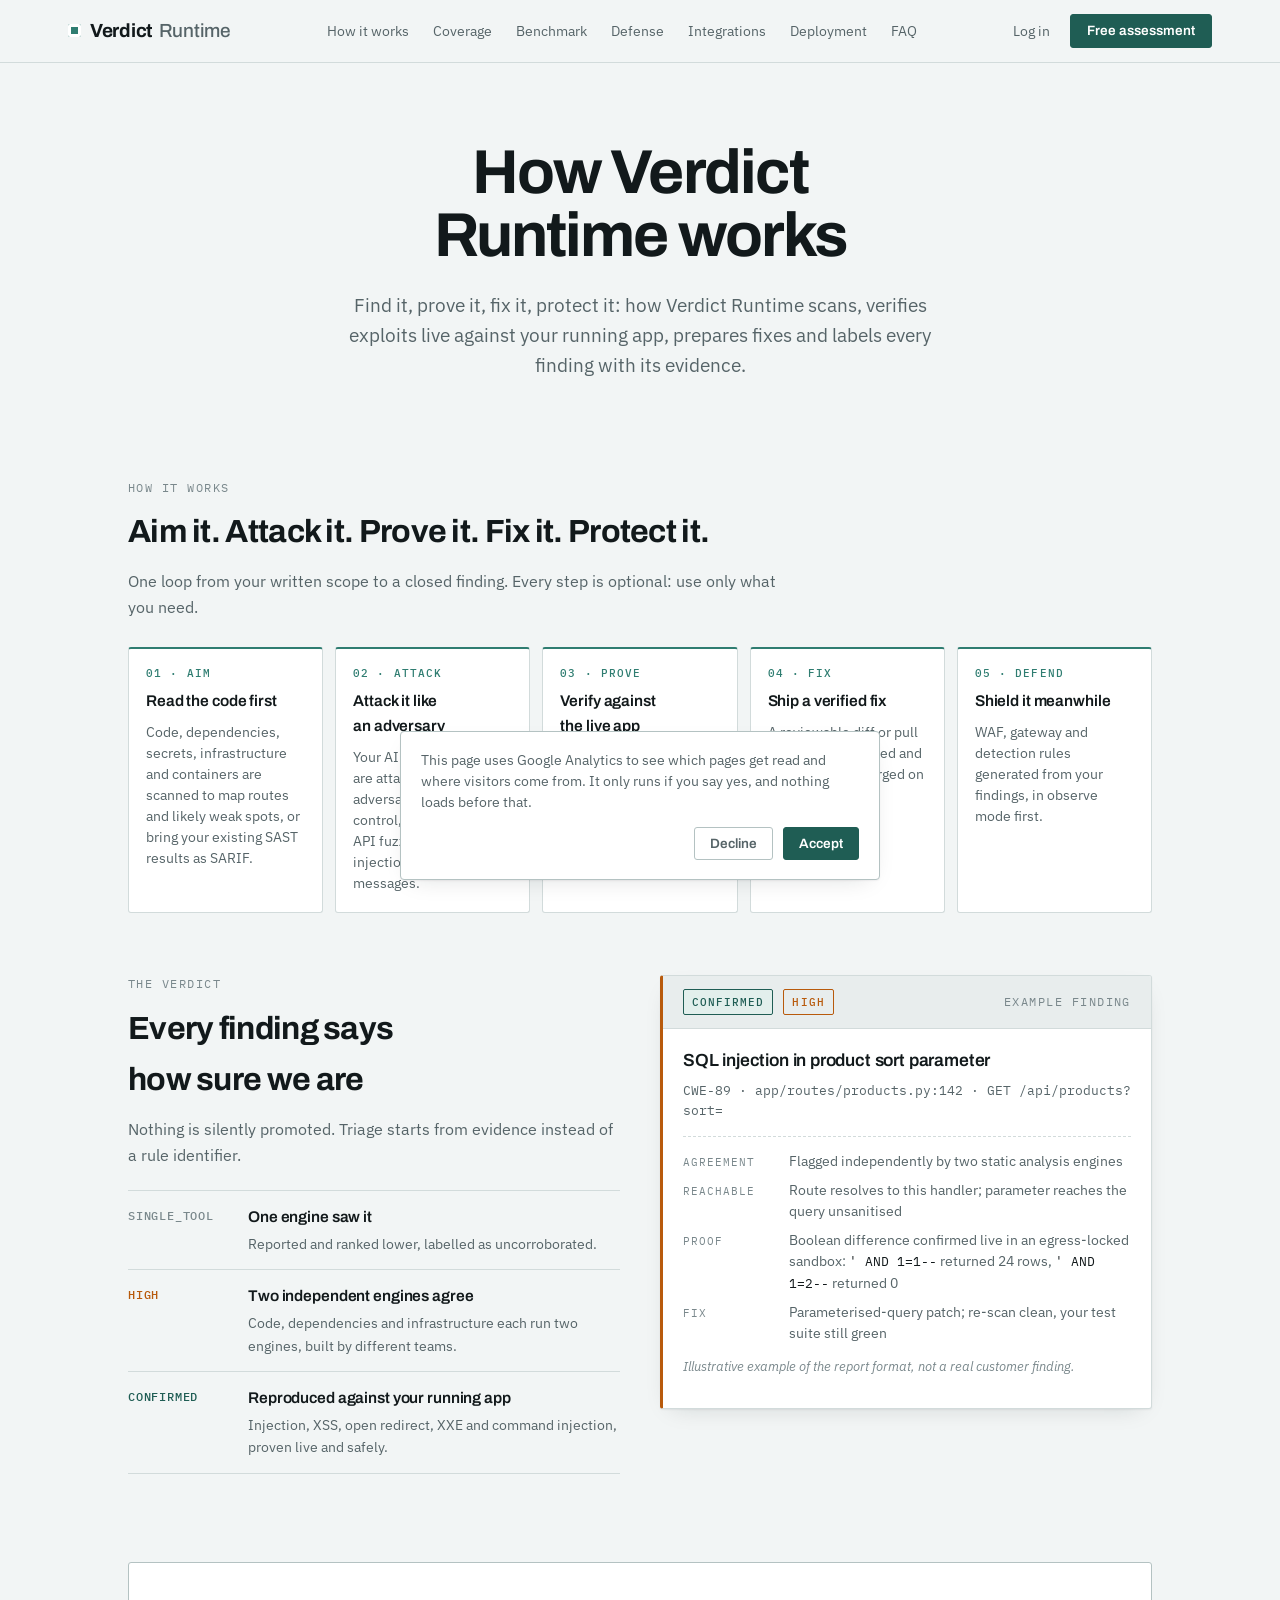
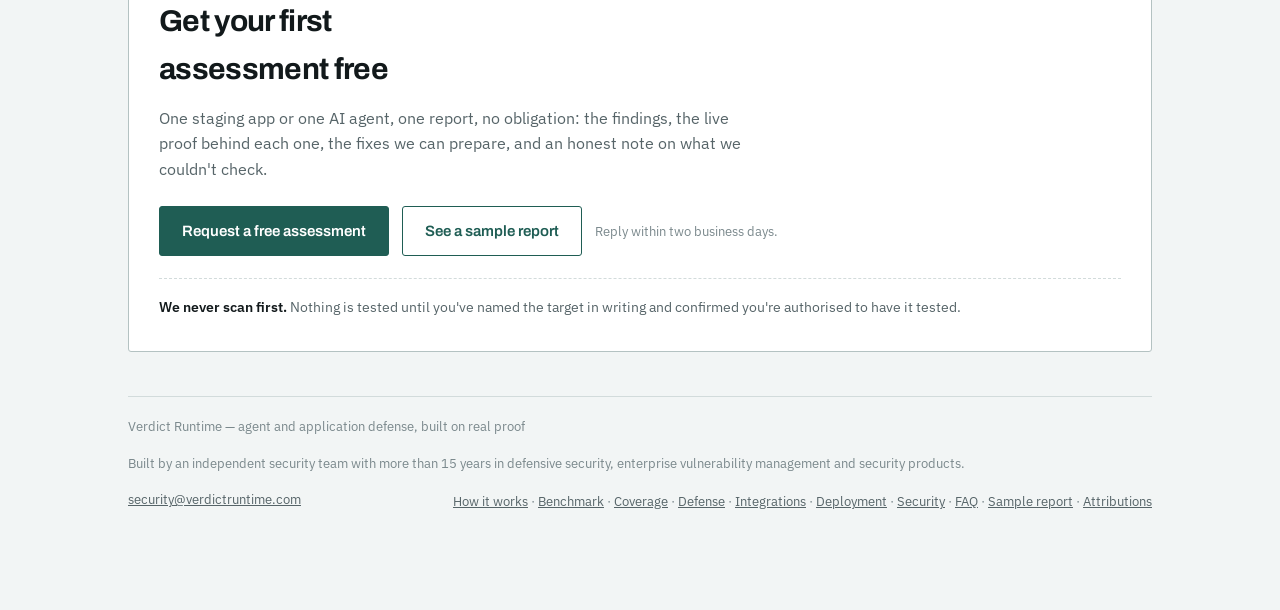
<file: how-it-works/index.html>
<!doctype html>
<html lang="en">
<head>
<meta charset="utf-8">
<meta name="viewport" content="width=device-width, initial-scale=1">
<title>How It Works - Verdict Runtime</title>
<meta name="description" content="Find it, prove it, fix it, protect it: how Verdict Runtime scans, verifies exploits live against your running app, prepares fixes and labels every finding with its evidence.">
<link rel="canonical" href="https://verdictruntime.com/how-it-works/">
<link rel="icon" href="/favicon.svg" type="image/svg+xml">
<meta property="og:type" content="website">
<meta property="og:site_name" content="Verdict Runtime">
<meta property="og:title" content="How It Works - Verdict Runtime">
<meta property="og:description" content="Find it, prove it, fix it, protect it: how Verdict Runtime scans, verifies exploits live against your running app, prepares fixes and labels every finding with its evidence.">
<meta property="og:url" content="https://verdictruntime.com/how-it-works/">
<meta name="twitter:card" content="summary_large_image">
<link rel="preconnect" href="https://fonts.googleapis.com">
<link rel="preconnect" href="https://fonts.gstatic.com" crossorigin>
<link rel="stylesheet" href="https://fonts.googleapis.com/css2?family=Archivo:wght@500;600;700&amp;family=IBM+Plex+Mono:wght@400;500&amp;family=IBM+Plex+Sans:wght@400;500;600&amp;display=swap">
<link rel="stylesheet" href="/styles.css?v=9">
<script defer src="/consent.js"></script>
</head>
<body>

<nav class="topnav" aria-label="Main">
  <div class="topnav-in">
    <a class="wordmark" href="/"><span class="mark"></span><span>Verdict<span class="wordmark-2">Runtime</span></span></a>
    <div class="topnav-links">
      <a href="/how-it-works/">How it works</a>
      <a href="/coverage/">Coverage</a>
      <a href="/benchmark/">Benchmark</a>
      <a href="/defense/">Defense</a>
      <a href="/integrations/">Integrations</a>
      <a href="/deployment/">Deployment</a>
      <a href="/faq/">FAQ</a>
    </div>
    <div class="topnav-actions">
      <a class="topnav-login" href="https://app.verdictruntime.com/">Log in</a>
      <a class="btn btn-sm" href="mailto:security@verdictruntime.com?subject=Free%20assessment&amp;body=Company%3A%0AWhat%20to%20test%20(app%20or%20API%20URL%2C%20AI%20agent%2C%20repository)%3A%0AIs%20it%20a%20staging%20copy%3F%3A%0AAre%20you%20authorised%20to%20have%20it%20tested%3F%3A%0A">Free assessment</a>
    </div>
  </div>
</nav>

<div class="wrap" id="top">

  <div class="hero hero-page">
    <h1>How Verdict Runtime works</h1>
    <p class="lede">Find it, prove it, fix it, protect it: how Verdict Runtime scans, verifies exploits live against your running app, prepares fixes and labels every finding with its evidence.</p>
  </div>

  <section id="how">
    <div class="sec-head">
      <div class="eyebrow">How it works</div>
      <h2>Aim it. Attack it. Prove it. Fix it. Protect it.</h2>
      <p>One loop from your written scope to a closed finding. Every step is optional: use only what you need.</p>
    </div>

    <ol class="loop">
      <li class="loop-step">
        <div class="step-n">01 &middot; AIM</div>
        <h3>Read the code first</h3>
        <p>Code, dependencies, secrets, infrastructure and containers are scanned to map routes and likely weak spots, or bring your existing SAST results as SARIF.</p>
      </li>
      <li class="loop-step">
        <div class="step-n">02 &middot; ATTACK</div>
        <h3>Attack it like an adversary</h3>
        <p>Your AI agents and apps are attacked like a real adversary would: access control, authentication, API fuzzing, prompt injection and poisoned messages.</p>
      </li>
      <li class="loop-step">
        <div class="step-n">03 &middot; PROVE</div>
        <h3>Verify against the live app</h3>
        <p>A reviewed, non-destructive proof runs in an isolated sandbox. No reproduction, no &ldquo;confirmed&rdquo;.</p>
      </li>
      <li class="loop-step">
        <div class="step-n">04 &middot; FIX</div>
        <h3>Ship a verified fix</h3>
        <p>A reviewable diff or pull request, re-scanned and tested. Never merged on your behalf.</p>
      </li>
      <li class="loop-step">
        <div class="step-n">05 &middot; DEFEND</div>
        <h3>Shield it meanwhile</h3>
        <p>WAF, gateway and detection rules generated from your findings, in observe mode first.</p>
      </li>
    </ol>
  </section>

  <section>
    <div class="split">
      <div class="sec-head">
        <div class="eyebrow">The verdict</div>
        <h2>Every finding says how sure we are</h2>
        <p>Nothing is silently promoted. Triage starts from evidence instead of a rule identifier.</p>
        <div class="ladder ladder-compact">
          <div class="rung">
            <div class="rung-label r1">SINGLE_TOOL</div>
            <div><h3>One engine saw it</h3><p>Reported and ranked lower, labelled as uncorroborated.</p></div>
          </div>
          <div class="rung">
            <div class="rung-label r2">HIGH</div>
            <div><h3>Two independent engines agree</h3><p>Code, dependencies and infrastructure each run two engines, built by different teams.</p></div>
          </div>
          <div class="rung">
            <div class="rung-label r3">CONFIRMED</div>
            <div><h3>Reproduced against your running app</h3><p>Injection, XSS, open redirect, XXE and command injection, proven live and safely.</p></div>
          </div>
        </div>
      </div>

      <div class="specimen">
        <div class="specimen-head">
          <span class="chip chip-confirmed">Confirmed</span>
          <span class="chip chip-sev">High</span>
          <span class="eyebrow push">Example finding</span>
        </div>
        <div class="specimen-body">
          <div class="specimen-title">SQL injection in product sort parameter</div>
          <div class="specimen-meta">CWE-89 &middot; app/routes/products.py:142 &middot; GET /api/products?sort=</div>
          <div class="evidence">
            <div class="ev-row"><div class="ev-key">Agreement</div><div class="ev-val">Flagged independently by two static analysis engines</div></div>
            <div class="ev-row"><div class="ev-key">Reachable</div><div class="ev-val">Route resolves to this handler; parameter reaches the query unsanitised</div></div>
            <div class="ev-row"><div class="ev-key">Proof</div><div class="ev-val">Boolean difference confirmed live in an egress-locked sandbox: <code>' AND 1=1--</code> returned 24 rows, <code>' AND 1=2--</code> returned 0</div></div>
            <div class="ev-row"><div class="ev-key">Fix</div><div class="ev-val">Parameterised-query patch; re-scan clean, your test suite still green</div></div>
          </div>
          <p class="caption">Illustrative example of the report format, not a real customer finding.</p>
        </div>
      </div>
    </div>
  </section>

  <div class="cta">
    <h2>Get your first assessment free</h2>
    <p>
      One staging app or one AI agent, one report, no obligation: the findings, the live proof
      behind each one, the fixes we can prepare, and an honest note on what we couldn't check.
    </p>
    <div class="cta-row">
      <a class="btn" href="mailto:security@verdictruntime.com?subject=Free%20assessment&amp;body=Company%3A%0AWhat%20to%20test%20(app%20or%20API%20URL%2C%20AI%20agent%2C%20repository)%3A%0AIs%20it%20a%20staging%20copy%3F%3A%0AAre%20you%20authorised%20to%20have%20it%20tested%3F%3A%0A">Request a free assessment</a>
      <a class="btn btn-ghost" href="/sample-report.html">See a sample report</a>
      <span class="btn-note">Reply within two business days.</span>
    </div>
    <div class="scoped">
      <strong>We never scan first.</strong> Nothing is tested until you've named the target in
      writing and confirmed you're authorised to have it tested.
    </div>
  </div>


  <footer>
    <div>Verdict Runtime &mdash; agent and application defense, built on real proof</div>
    <div>Built by an independent security team with more than 15 years in defensive security, enterprise vulnerability management and security products.</div>
    <div><a href="mailto:security@verdictruntime.com">security@verdictruntime.com</a></div>
    <div class="footer-links"><a href="/how-it-works/">How it works</a> &middot; <a href="/benchmark/">Benchmark</a> &middot; <a href="/coverage/">Coverage</a> &middot; <a href="/defense/">Defense</a> &middot; <a href="/integrations/">Integrations</a> &middot; <a href="/deployment/">Deployment</a> &middot; <a href="/security/">Security</a> &middot; <a href="/faq/">FAQ</a> &middot; <a href="/sample-report.html">Sample report</a> &middot; <a href="/attributions/">Attributions</a></div>
  </footer>

</div>

<div id="consent-banner" class="consent" hidden role="dialog" aria-live="polite" aria-label="Cookie notice">
  <p>
    This page uses Google Analytics to see which pages get read and where visitors come
    from. It only runs if you say yes, and nothing loads before that.
  </p>
  <div class="consent-actions">
    <button type="button" id="consent-decline" class="consent-btn consent-btn-ghost">Decline</button>
    <button type="button" id="consent-accept" class="consent-btn consent-btn-solid">Accept</button>
  </div>
</div>

</body>
</html>
</file>
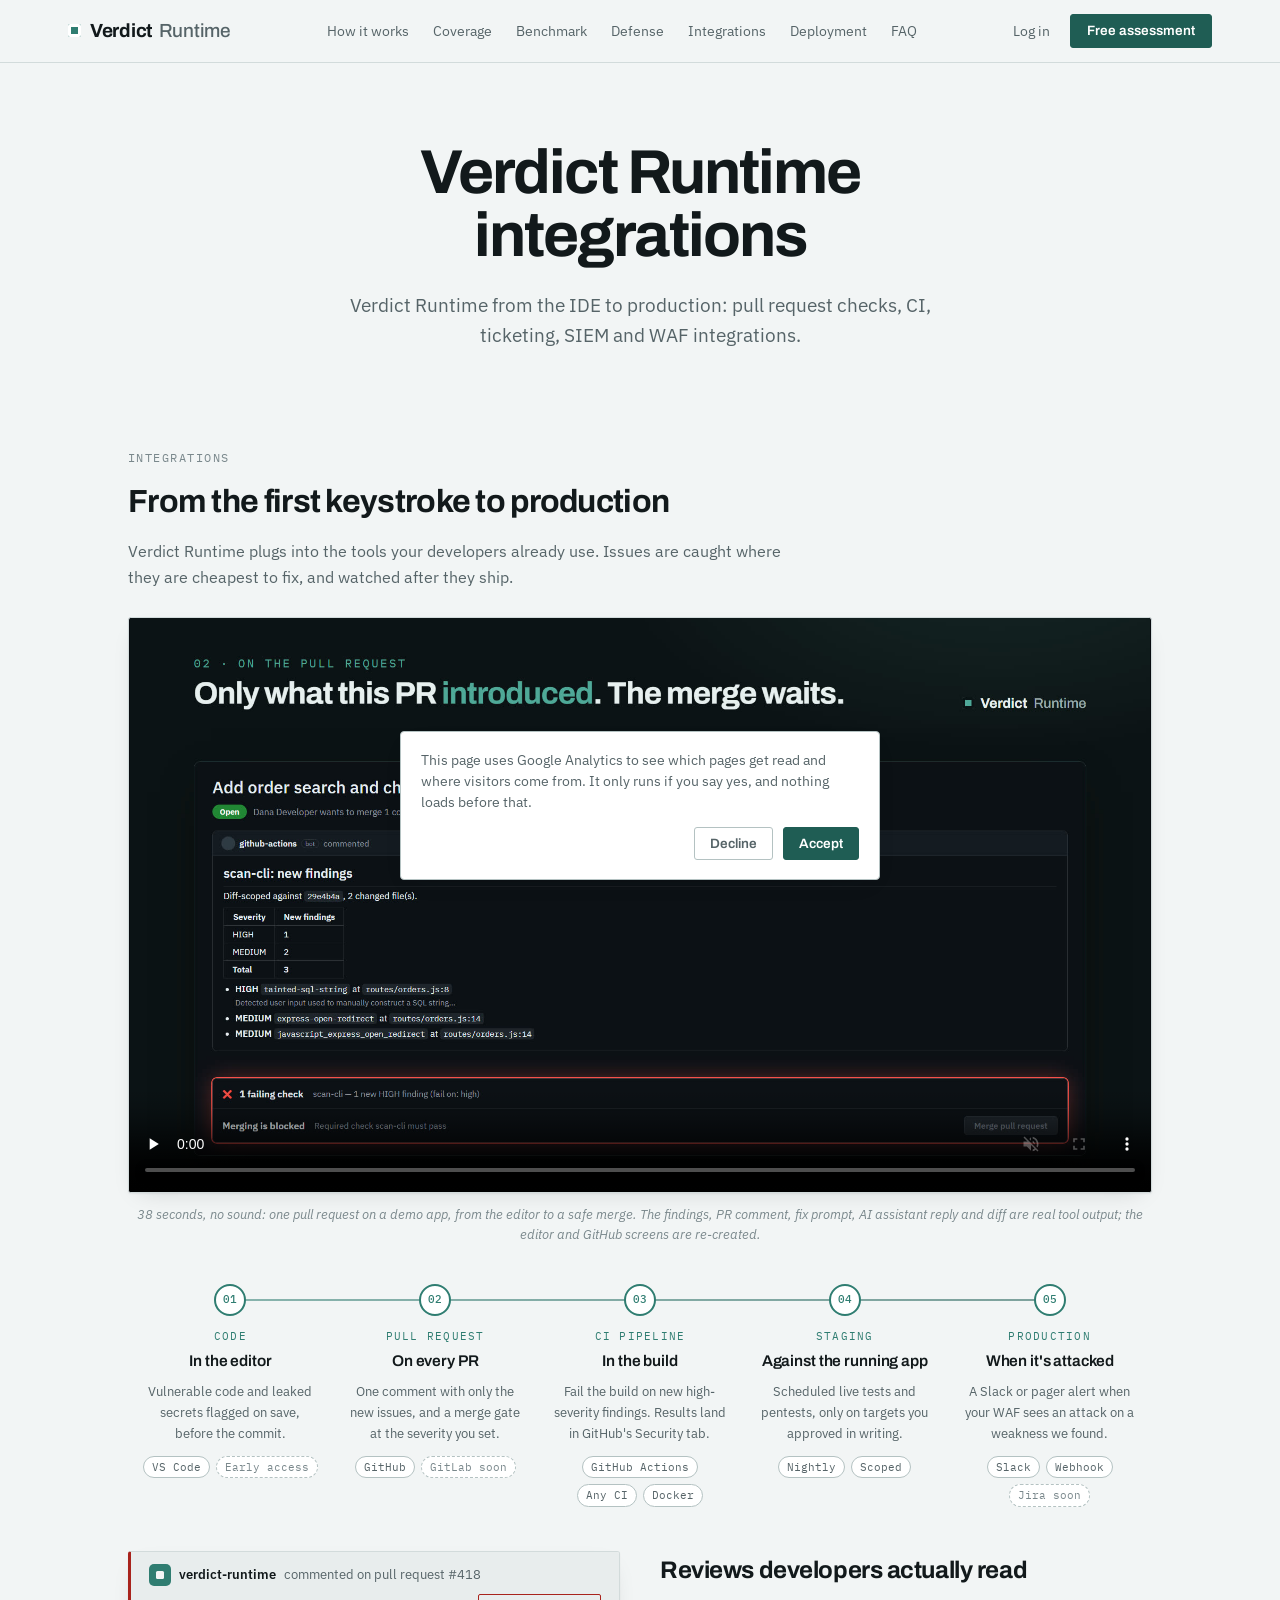
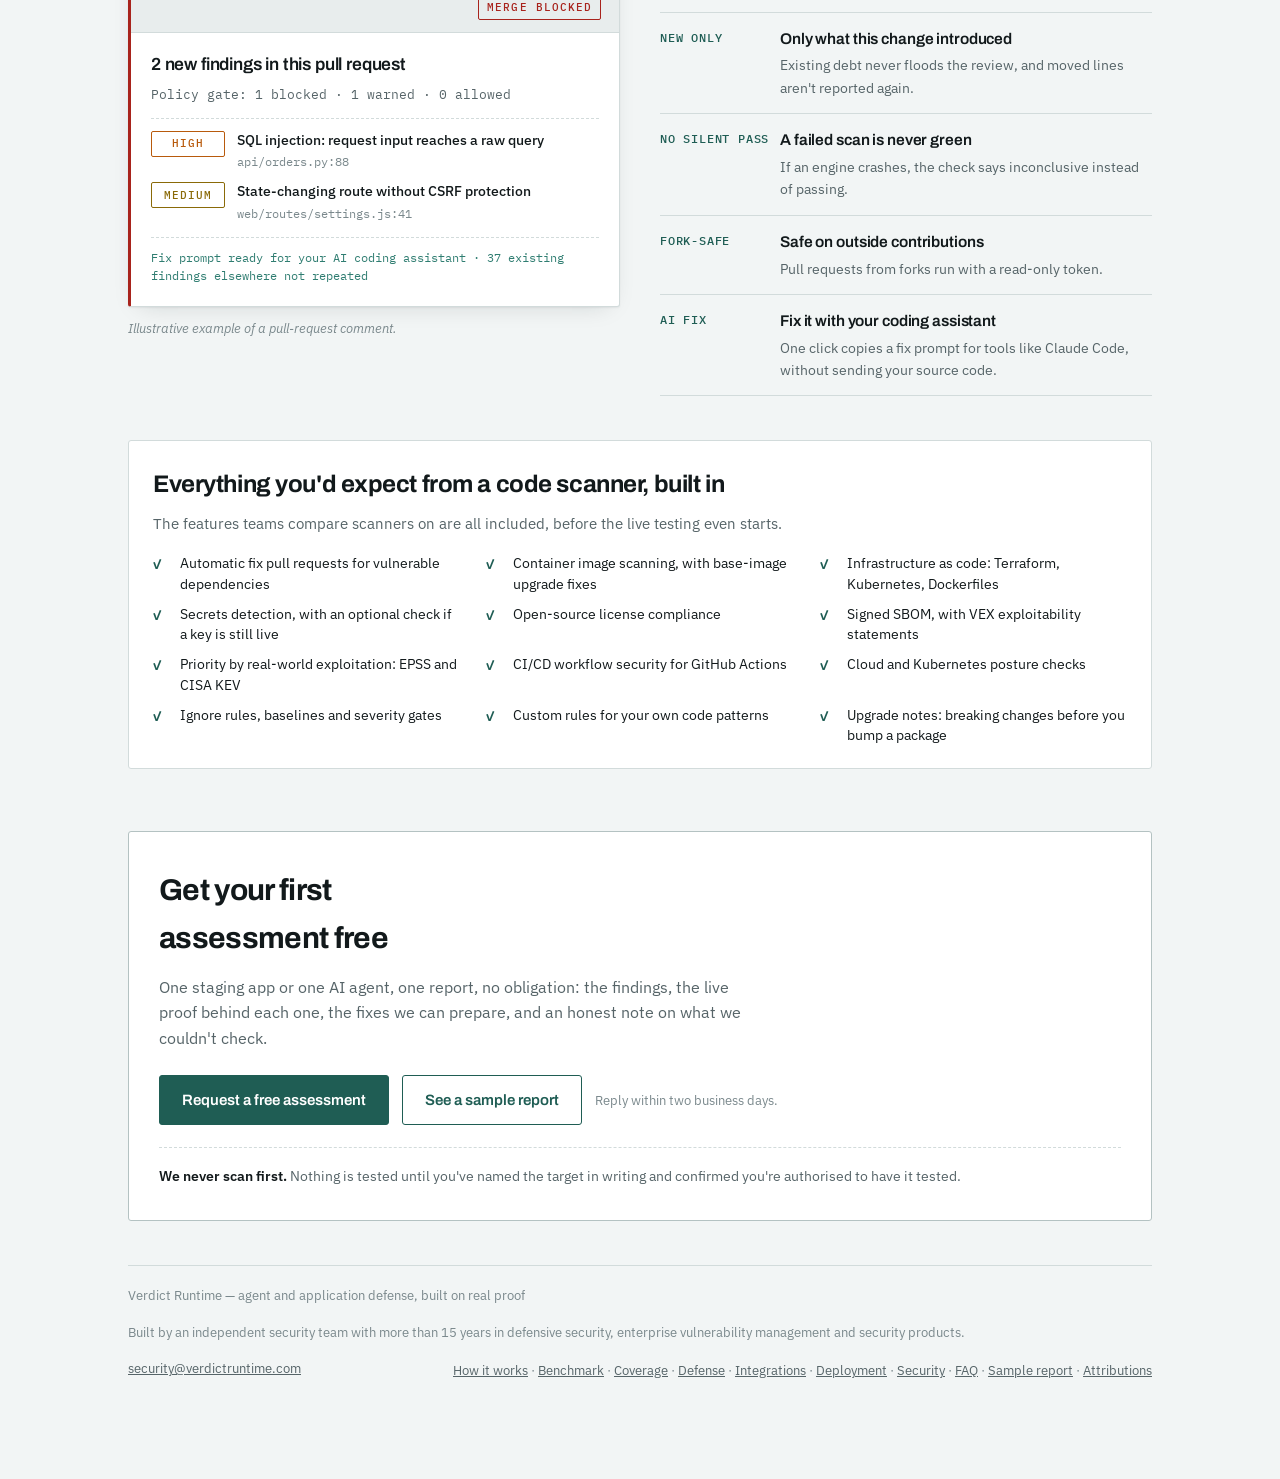
<file: integrations/index.html>
<!doctype html>
<html lang="en">
<head>
<meta charset="utf-8">
<meta name="viewport" content="width=device-width, initial-scale=1">
<title>Integrations - Verdict Runtime</title>
<meta name="description" content="Verdict Runtime from the IDE to production: pull request checks, CI, ticketing, SIEM and WAF integrations.">
<link rel="canonical" href="https://verdictruntime.com/integrations/">
<link rel="icon" href="/favicon.svg" type="image/svg+xml">
<meta property="og:type" content="website">
<meta property="og:site_name" content="Verdict Runtime">
<meta property="og:title" content="Integrations - Verdict Runtime">
<meta property="og:description" content="Verdict Runtime from the IDE to production: pull request checks, CI, ticketing, SIEM and WAF integrations.">
<meta property="og:url" content="https://verdictruntime.com/integrations/">
<meta name="twitter:card" content="summary_large_image">
<link rel="preconnect" href="https://fonts.googleapis.com">
<link rel="preconnect" href="https://fonts.gstatic.com" crossorigin>
<link rel="stylesheet" href="https://fonts.googleapis.com/css2?family=Archivo:wght@500;600;700&amp;family=IBM+Plex+Mono:wght@400;500&amp;family=IBM+Plex+Sans:wght@400;500;600&amp;display=swap">
<link rel="stylesheet" href="/styles.css?v=9">
<script defer src="/consent.js"></script>
</head>
<body>

<nav class="topnav" aria-label="Main">
  <div class="topnav-in">
    <a class="wordmark" href="/"><span class="mark"></span><span>Verdict<span class="wordmark-2">Runtime</span></span></a>
    <div class="topnav-links">
      <a href="/how-it-works/">How it works</a>
      <a href="/coverage/">Coverage</a>
      <a href="/benchmark/">Benchmark</a>
      <a href="/defense/">Defense</a>
      <a href="/integrations/">Integrations</a>
      <a href="/deployment/">Deployment</a>
      <a href="/faq/">FAQ</a>
    </div>
    <div class="topnav-actions">
      <a class="topnav-login" href="https://app.verdictruntime.com/">Log in</a>
      <a class="btn btn-sm" href="mailto:security@verdictruntime.com?subject=Free%20assessment&amp;body=Company%3A%0AWhat%20to%20test%20(app%20or%20API%20URL%2C%20AI%20agent%2C%20repository)%3A%0AIs%20it%20a%20staging%20copy%3F%3A%0AAre%20you%20authorised%20to%20have%20it%20tested%3F%3A%0A">Free assessment</a>
    </div>
  </div>
</nav>

<div class="wrap" id="top">

  <div class="hero hero-page">
    <h1>Verdict Runtime integrations</h1>
    <p class="lede">Verdict Runtime from the IDE to production: pull request checks, CI, ticketing, SIEM and WAF integrations.</p>
  </div>

  <section id="integrations">
    <div class="sec-head">
      <div class="eyebrow">Integrations</div>
      <h2>From the first keystroke to production</h2>
      <p>
        Verdict Runtime plugs into the tools your developers already use. Issues are caught where they
        are cheapest to fix, and watched after they ship.
      </p>
    </div>

    <div class="wf-video">
      <video class="demo" controls muted playsinline preload="none" poster="/verdict-runtime-workflow-poster.jpg">
        <source src="/verdict-runtime-workflow.mp4?v=2" type="video/mp4">
        Your browser cannot play this video. <a href="/verdict-runtime-workflow.mp4?v=2">Download it</a> instead.
      </video>
      <p class="caption">
        38 seconds, no sound: one pull request on a demo app, from the editor to a safe merge. The findings, PR comment,
        fix prompt, AI assistant reply and diff are real tool output; the editor and GitHub screens are re-created.
      </p>
    </div>

    <ol class="lane">
      <li class="stage">
        <div class="stage-node">01</div>
        <div class="stage-label">Code</div>
        <h3>In the editor</h3>
        <p>Vulnerable code and leaked secrets flagged on save, before the commit.</p>
        <div class="tchips"><span class="tchip">VS Code</span><span class="tchip soon">Early access</span></div>
      </li>
      <li class="stage">
        <div class="stage-node">02</div>
        <div class="stage-label">Pull request</div>
        <h3>On every PR</h3>
        <p>One comment with only the new issues, and a merge gate at the severity you set.</p>
        <div class="tchips"><span class="tchip">GitHub</span><span class="tchip soon">GitLab soon</span></div>
      </li>
      <li class="stage">
        <div class="stage-node">03</div>
        <div class="stage-label">CI pipeline</div>
        <h3>In the build</h3>
        <p>Fail the build on new high-severity findings. Results land in GitHub's Security tab.</p>
        <div class="tchips"><span class="tchip">GitHub Actions</span><span class="tchip">Any CI</span><span class="tchip">Docker</span></div>
      </li>
      <li class="stage">
        <div class="stage-node">04</div>
        <div class="stage-label">Staging</div>
        <h3>Against the running app</h3>
        <p>Scheduled live tests and pentests, only on targets you approved in writing.</p>
        <div class="tchips"><span class="tchip">Nightly</span><span class="tchip">Scoped</span></div>
      </li>
      <li class="stage">
        <div class="stage-node">05</div>
        <div class="stage-label">Production</div>
        <h3>When it's attacked</h3>
        <p>A Slack or pager alert when your WAF sees an attack on a weakness we found.</p>
        <div class="tchips"><span class="tchip">Slack</span><span class="tchip">Webhook</span><span class="tchip soon">Jira soon</span></div>
      </li>
    </ol>

    <div class="split pr-split">
      <div>
        <div class="specimen pr-comment">
          <div class="prc-head">
            <span class="prc-bot"><i></i></span>
            <strong>verdict-runtime</strong><span>commented on pull request #418</span>
            <span class="chip chip-crit push">Merge blocked</span>
          </div>
          <div class="specimen-body">
            <div class="specimen-title">2 new findings in this pull request</div>
            <div class="specimen-meta">Policy gate: 1 blocked &middot; 1 warned &middot; 0 allowed</div>
            <div class="prc-list">
              <div class="prc-row">
                <span class="chip chip-sev">High</span>
                <div><div class="prc-rule">SQL injection: request input reaches a raw query</div><div class="prc-loc">api/orders.py:88</div></div>
              </div>
              <div class="prc-row">
                <span class="chip chip-med">Medium</span>
                <div><div class="prc-rule">State-changing route without CSRF protection</div><div class="prc-loc">web/routes/settings.js:41</div></div>
              </div>
            </div>
            <div class="prc-foot">Fix prompt ready for your AI coding assistant &middot; 37 existing findings elsewhere not repeated</div>
          </div>
        </div>
        <p class="caption">Illustrative example of a pull-request comment.</p>
      </div>

      <div>
        <h3 class="pr-h">Reviews developers actually read</h3>
        <div class="ladder ladder-compact">
          <div class="rung">
            <div class="rung-label r3">NEW ONLY</div>
            <div><h3>Only what this change introduced</h3><p>Existing debt never floods the review, and moved lines aren't reported again.</p></div>
          </div>
          <div class="rung">
            <div class="rung-label r3">NO SILENT PASS</div>
            <div><h3>A failed scan is never green</h3><p>If an engine crashes, the check says inconclusive instead of passing.</p></div>
          </div>
          <div class="rung">
            <div class="rung-label r3">FORK-SAFE</div>
            <div><h3>Safe on outside contributions</h3><p>Pull requests from forks run with a read-only token.</p></div>
          </div>
          <div class="rung">
            <div class="rung-label r3">AI FIX</div>
            <div><h3>Fix it with your coding assistant</h3><p>One click copies a fix prompt for tools like Claude Code, without sending your source code.</p></div>
          </div>
        </div>
      </div>
    </div>

    <div class="essentials">
      <h3 class="pr-h">Everything you'd expect from a code scanner, built in</h3>
      <p class="essentials-lede">The features teams compare scanners on are all included, before the live testing even starts.</p>
      <ul class="checklist">
        <li>Automatic fix pull requests for vulnerable dependencies</li>
        <li>Container image scanning, with base-image upgrade fixes</li>
        <li>Infrastructure as code: Terraform, Kubernetes, Dockerfiles</li>
        <li>Secrets detection, with an optional check if a key is still live</li>
        <li>Open-source license compliance</li>
        <li>Signed SBOM, with VEX exploitability statements</li>
        <li>Priority by real-world exploitation: EPSS and CISA KEV</li>
        <li>CI/CD workflow security for GitHub Actions</li>
        <li>Cloud and Kubernetes posture checks</li>
        <li>Ignore rules, baselines and severity gates</li>
        <li>Custom rules for your own code patterns</li>
        <li>Upgrade notes: breaking changes before you bump a package</li>
      </ul>
    </div>
  </section>

  <div class="cta">
    <h2>Get your first assessment free</h2>
    <p>
      One staging app or one AI agent, one report, no obligation: the findings, the live proof
      behind each one, the fixes we can prepare, and an honest note on what we couldn't check.
    </p>
    <div class="cta-row">
      <a class="btn" href="mailto:security@verdictruntime.com?subject=Free%20assessment&amp;body=Company%3A%0AWhat%20to%20test%20(app%20or%20API%20URL%2C%20AI%20agent%2C%20repository)%3A%0AIs%20it%20a%20staging%20copy%3F%3A%0AAre%20you%20authorised%20to%20have%20it%20tested%3F%3A%0A">Request a free assessment</a>
      <a class="btn btn-ghost" href="/sample-report.html">See a sample report</a>
      <span class="btn-note">Reply within two business days.</span>
    </div>
    <div class="scoped">
      <strong>We never scan first.</strong> Nothing is tested until you've named the target in
      writing and confirmed you're authorised to have it tested.
    </div>
  </div>


  <footer>
    <div>Verdict Runtime &mdash; agent and application defense, built on real proof</div>
    <div>Built by an independent security team with more than 15 years in defensive security, enterprise vulnerability management and security products.</div>
    <div><a href="mailto:security@verdictruntime.com">security@verdictruntime.com</a></div>
    <div class="footer-links"><a href="/how-it-works/">How it works</a> &middot; <a href="/benchmark/">Benchmark</a> &middot; <a href="/coverage/">Coverage</a> &middot; <a href="/defense/">Defense</a> &middot; <a href="/integrations/">Integrations</a> &middot; <a href="/deployment/">Deployment</a> &middot; <a href="/security/">Security</a> &middot; <a href="/faq/">FAQ</a> &middot; <a href="/sample-report.html">Sample report</a> &middot; <a href="/attributions/">Attributions</a></div>
  </footer>

</div>

<div id="consent-banner" class="consent" hidden role="dialog" aria-live="polite" aria-label="Cookie notice">
  <p>
    This page uses Google Analytics to see which pages get read and where visitors come
    from. It only runs if you say yes, and nothing loads before that.
  </p>
  <div class="consent-actions">
    <button type="button" id="consent-decline" class="consent-btn consent-btn-ghost">Decline</button>
    <button type="button" id="consent-accept" class="consent-btn consent-btn-solid">Accept</button>
  </div>
</div>

</body>
</html>
</file>
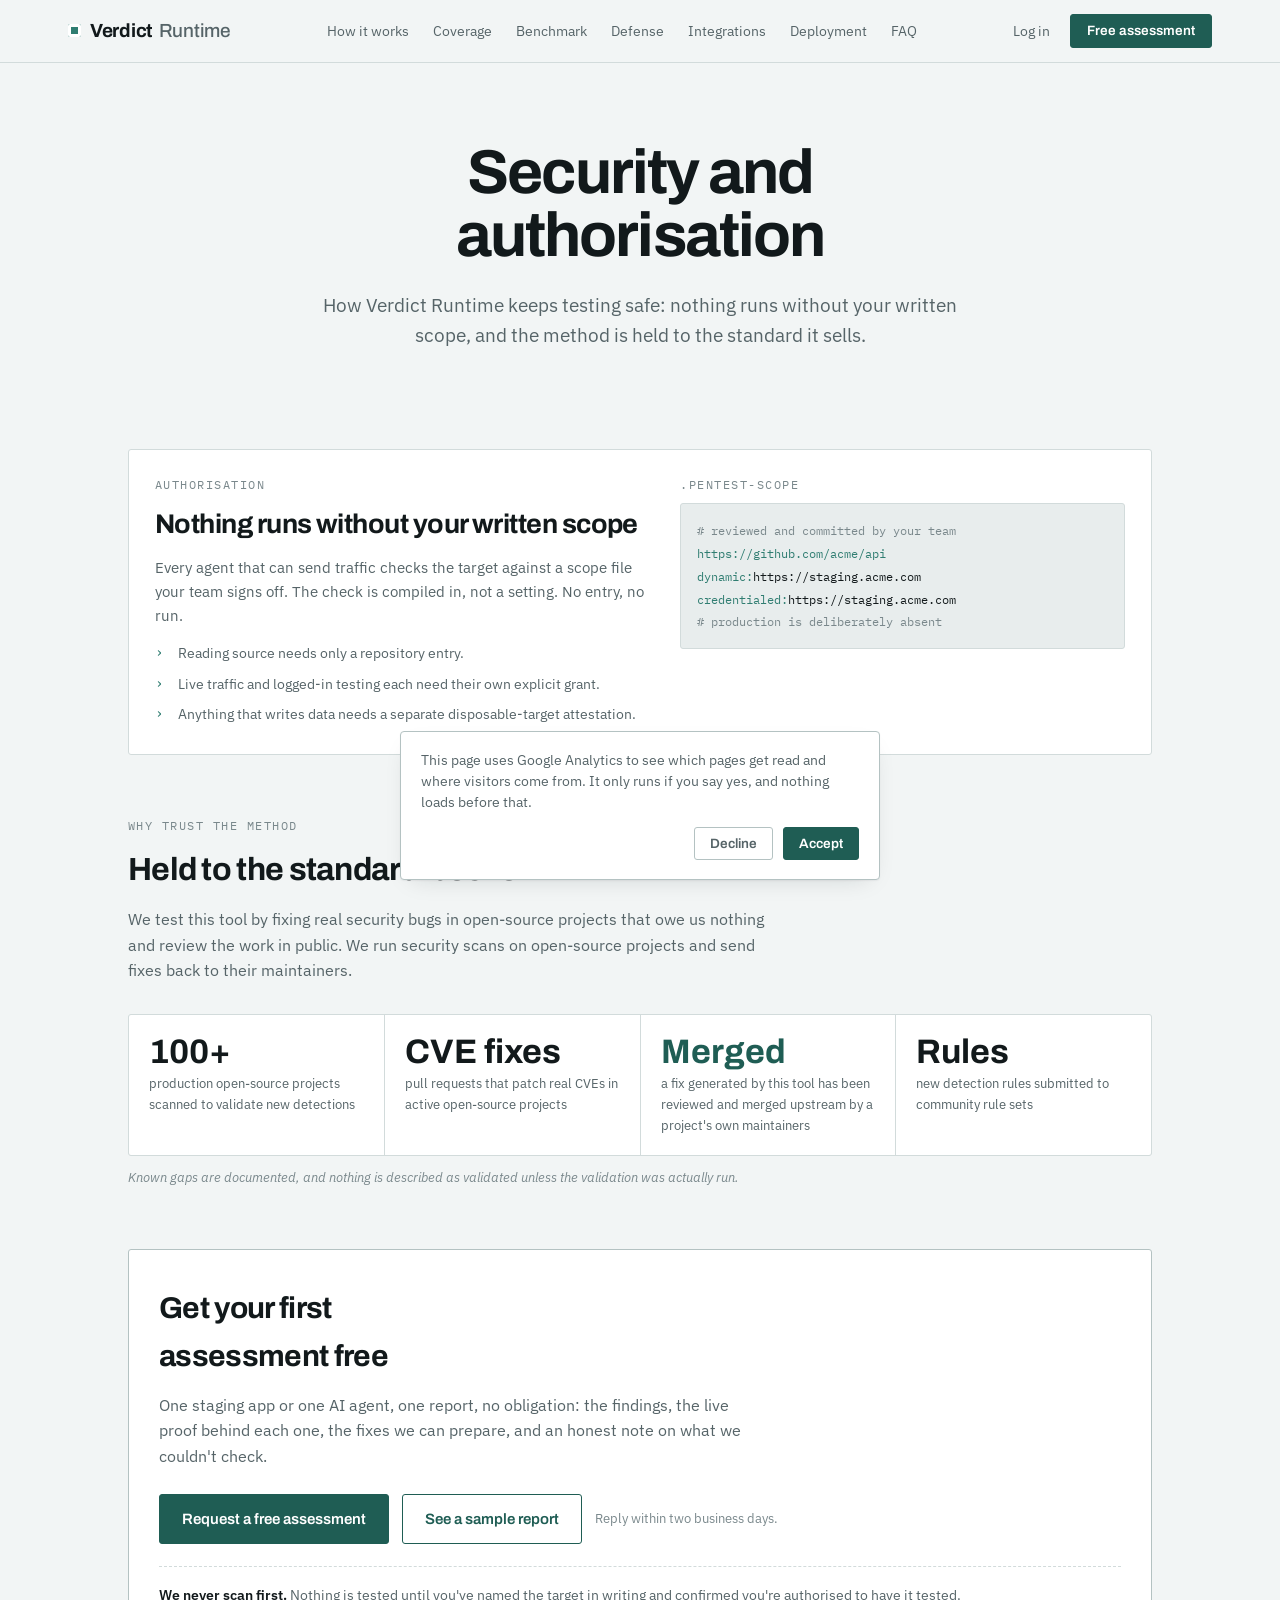
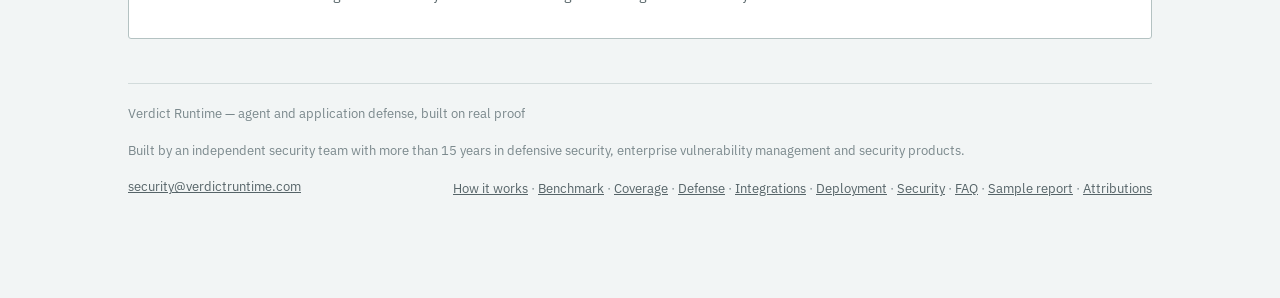
<file: security/index.html>
<!doctype html>
<html lang="en">
<head>
<meta charset="utf-8">
<meta name="viewport" content="width=device-width, initial-scale=1">
<title>Security and Authorisation - Verdict Runtime</title>
<meta name="description" content="How Verdict Runtime keeps testing safe: nothing runs without your written scope, and the method is held to the standard it sells.">
<link rel="canonical" href="https://verdictruntime.com/security/">
<link rel="icon" href="/favicon.svg" type="image/svg+xml">
<meta property="og:type" content="website">
<meta property="og:site_name" content="Verdict Runtime">
<meta property="og:title" content="Security and Authorisation - Verdict Runtime">
<meta property="og:description" content="How Verdict Runtime keeps testing safe: nothing runs without your written scope, and the method is held to the standard it sells.">
<meta property="og:url" content="https://verdictruntime.com/security/">
<meta name="twitter:card" content="summary_large_image">
<link rel="preconnect" href="https://fonts.googleapis.com">
<link rel="preconnect" href="https://fonts.gstatic.com" crossorigin>
<link rel="stylesheet" href="https://fonts.googleapis.com/css2?family=Archivo:wght@500;600;700&amp;family=IBM+Plex+Mono:wght@400;500&amp;family=IBM+Plex+Sans:wght@400;500;600&amp;display=swap">
<link rel="stylesheet" href="/styles.css?v=9">
<script defer src="/consent.js"></script>
</head>
<body>

<nav class="topnav" aria-label="Main">
  <div class="topnav-in">
    <a class="wordmark" href="/"><span class="mark"></span><span>Verdict<span class="wordmark-2">Runtime</span></span></a>
    <div class="topnav-links">
      <a href="/how-it-works/">How it works</a>
      <a href="/coverage/">Coverage</a>
      <a href="/benchmark/">Benchmark</a>
      <a href="/defense/">Defense</a>
      <a href="/integrations/">Integrations</a>
      <a href="/deployment/">Deployment</a>
      <a href="/faq/">FAQ</a>
    </div>
    <div class="topnav-actions">
      <a class="topnav-login" href="https://app.verdictruntime.com/">Log in</a>
      <a class="btn btn-sm" href="mailto:security@verdictruntime.com?subject=Free%20assessment&amp;body=Company%3A%0AWhat%20to%20test%20(app%20or%20API%20URL%2C%20AI%20agent%2C%20repository)%3A%0AIs%20it%20a%20staging%20copy%3F%3A%0AAre%20you%20authorised%20to%20have%20it%20tested%3F%3A%0A">Free assessment</a>
    </div>
  </div>
</nav>

<div class="wrap" id="top">

  <div class="hero hero-page">
    <h1>Security and authorisation</h1>
    <p class="lede">How Verdict Runtime keeps testing safe: nothing runs without your written scope, and the method is held to the standard it sells.</p>
  </div>

  <section>
    <div class="gate">
      <div>
        <div class="eyebrow">Authorisation</div>
        <h2 class="gate-h">Nothing runs without your written scope</h2>
        <p>
          Every agent that can send traffic checks the target against a scope file your team
          signs off. The check is compiled in, not a setting. No entry, no run.
        </p>
        <ul class="tiers">
          <li><span>&rsaquo;</span><div>Reading source needs only a repository entry.</div></li>
          <li><span>&rsaquo;</span><div>Live traffic and logged-in testing each need their own explicit grant.</div></li>
          <li><span>&rsaquo;</span><div>Anything that writes data needs a separate disposable-target attestation.</div></li>
        </ul>
      </div>
      <div>
        <div class="eyebrow mb-s">.pentest-scope</div>
        <div class="scope-file">
<span class="c"># reviewed and committed by your team</span><br>
<span class="k">https://github.com/acme/api</span><br>
<span class="k">dynamic:</span>https://staging.acme.com<br>
<span class="k">credentialed:</span>https://staging.acme.com<br>
<span class="c"># production is deliberately absent</span>
        </div>
      </div>
    </div>
  </section>

  <section>
    <div class="sec-head">
      <div class="eyebrow">Why trust the method</div>
      <h2>Held to the standard it sells</h2>
      <p>We test this tool by fixing real security bugs in open-source projects that owe us nothing and review the work in public. We run security scans on open-source projects and send fixes back to their maintainers.</p>
    </div>

    <div class="stats">
      <div class="stat"><div class="stat-n">100+</div><div class="stat-l">production open-source projects scanned to validate new detections</div></div>
      <div class="stat"><div class="stat-n">CVE fixes</div><div class="stat-l">pull requests that patch real CVEs in active open-source projects</div></div>
      <div class="stat"><div class="stat-n ok">Merged</div><div class="stat-l">a fix generated by this tool has been reviewed and merged upstream by a project's own maintainers</div></div>
      <div class="stat"><div class="stat-n">Rules</div><div class="stat-l">new detection rules submitted to community rule sets</div></div>
    </div>
    <p class="caption">Known gaps are documented, and nothing is described as validated unless the validation was actually run.</p>
  </section>

  <div class="cta">
    <h2>Get your first assessment free</h2>
    <p>
      One staging app or one AI agent, one report, no obligation: the findings, the live proof
      behind each one, the fixes we can prepare, and an honest note on what we couldn't check.
    </p>
    <div class="cta-row">
      <a class="btn" href="mailto:security@verdictruntime.com?subject=Free%20assessment&amp;body=Company%3A%0AWhat%20to%20test%20(app%20or%20API%20URL%2C%20AI%20agent%2C%20repository)%3A%0AIs%20it%20a%20staging%20copy%3F%3A%0AAre%20you%20authorised%20to%20have%20it%20tested%3F%3A%0A">Request a free assessment</a>
      <a class="btn btn-ghost" href="/sample-report.html">See a sample report</a>
      <span class="btn-note">Reply within two business days.</span>
    </div>
    <div class="scoped">
      <strong>We never scan first.</strong> Nothing is tested until you've named the target in
      writing and confirmed you're authorised to have it tested.
    </div>
  </div>


  <footer>
    <div>Verdict Runtime &mdash; agent and application defense, built on real proof</div>
    <div>Built by an independent security team with more than 15 years in defensive security, enterprise vulnerability management and security products.</div>
    <div><a href="mailto:security@verdictruntime.com">security@verdictruntime.com</a></div>
    <div class="footer-links"><a href="/how-it-works/">How it works</a> &middot; <a href="/benchmark/">Benchmark</a> &middot; <a href="/coverage/">Coverage</a> &middot; <a href="/defense/">Defense</a> &middot; <a href="/integrations/">Integrations</a> &middot; <a href="/deployment/">Deployment</a> &middot; <a href="/security/">Security</a> &middot; <a href="/faq/">FAQ</a> &middot; <a href="/sample-report.html">Sample report</a> &middot; <a href="/attributions/">Attributions</a></div>
  </footer>

</div>

<div id="consent-banner" class="consent" hidden role="dialog" aria-live="polite" aria-label="Cookie notice">
  <p>
    This page uses Google Analytics to see which pages get read and where visitors come
    from. It only runs if you say yes, and nothing loads before that.
  </p>
  <div class="consent-actions">
    <button type="button" id="consent-decline" class="consent-btn consent-btn-ghost">Decline</button>
    <button type="button" id="consent-accept" class="consent-btn consent-btn-solid">Accept</button>
  </div>
</div>

</body>
</html>
</file>
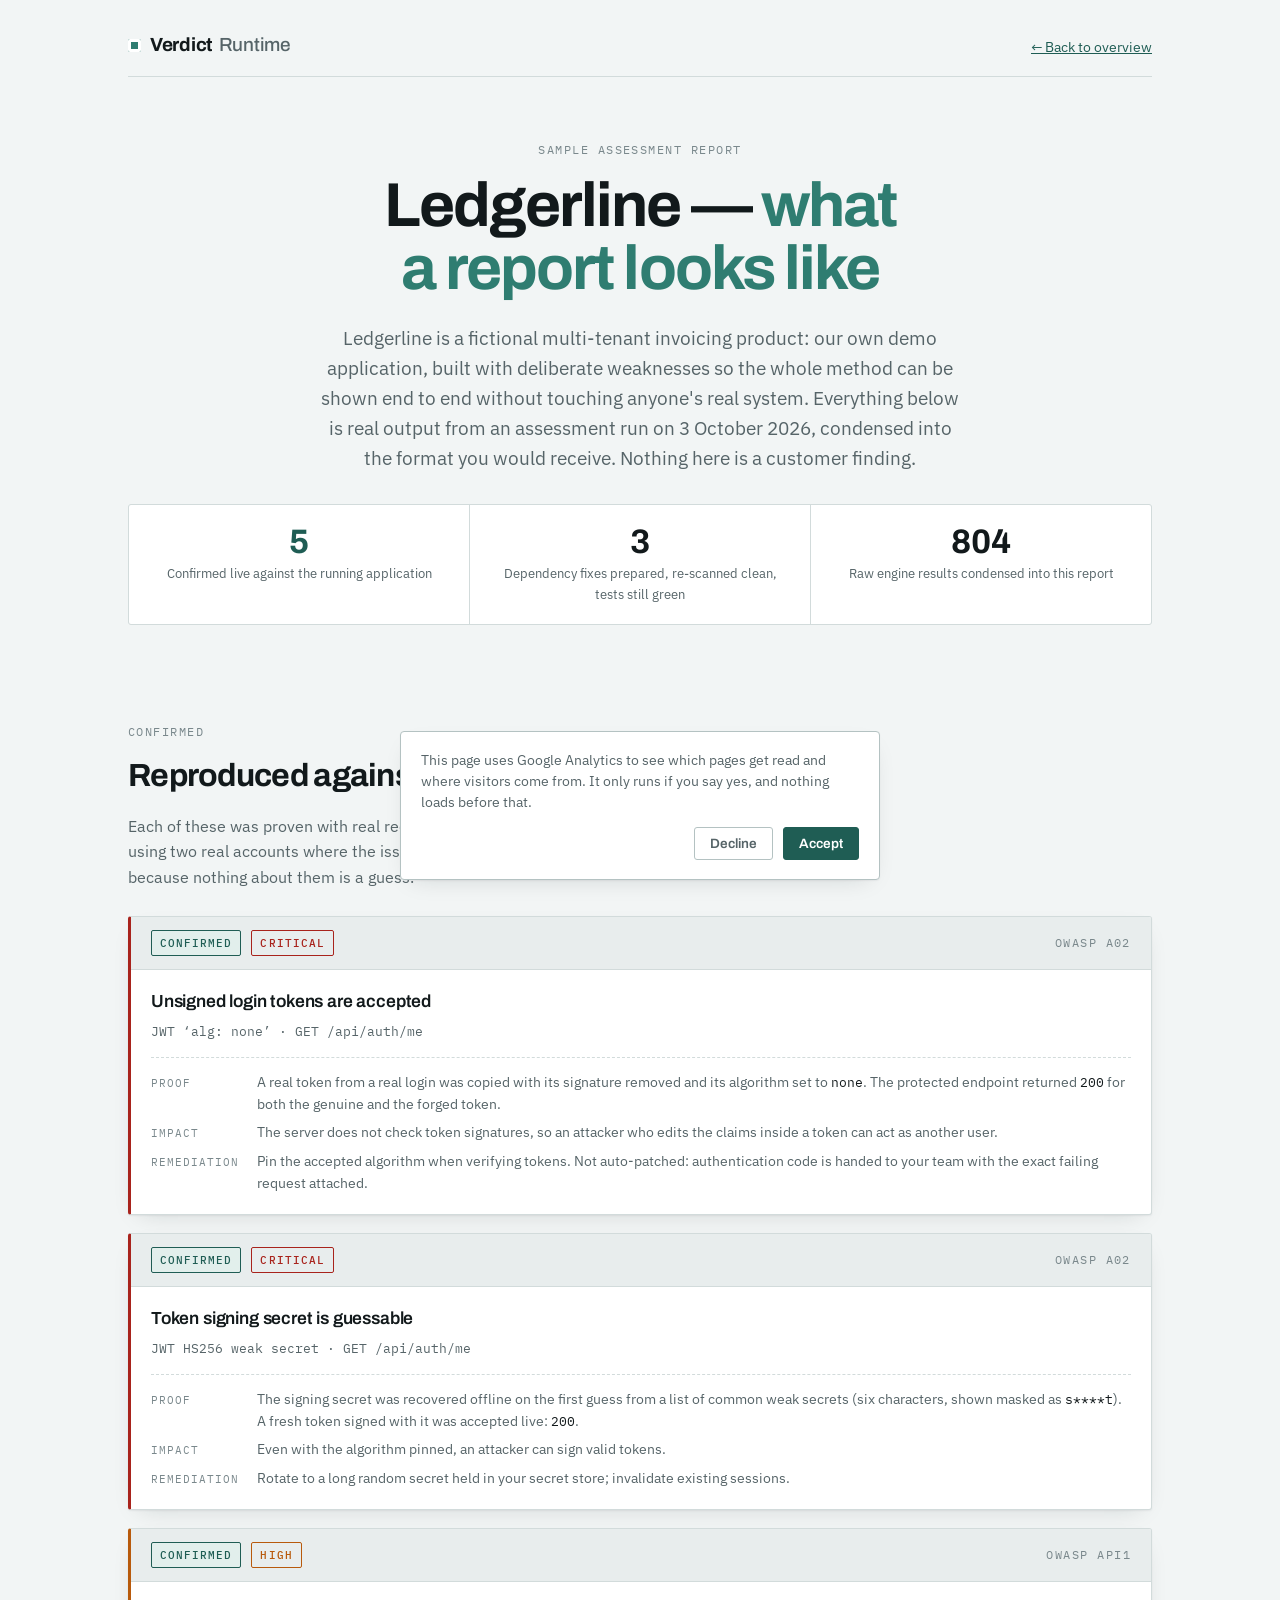
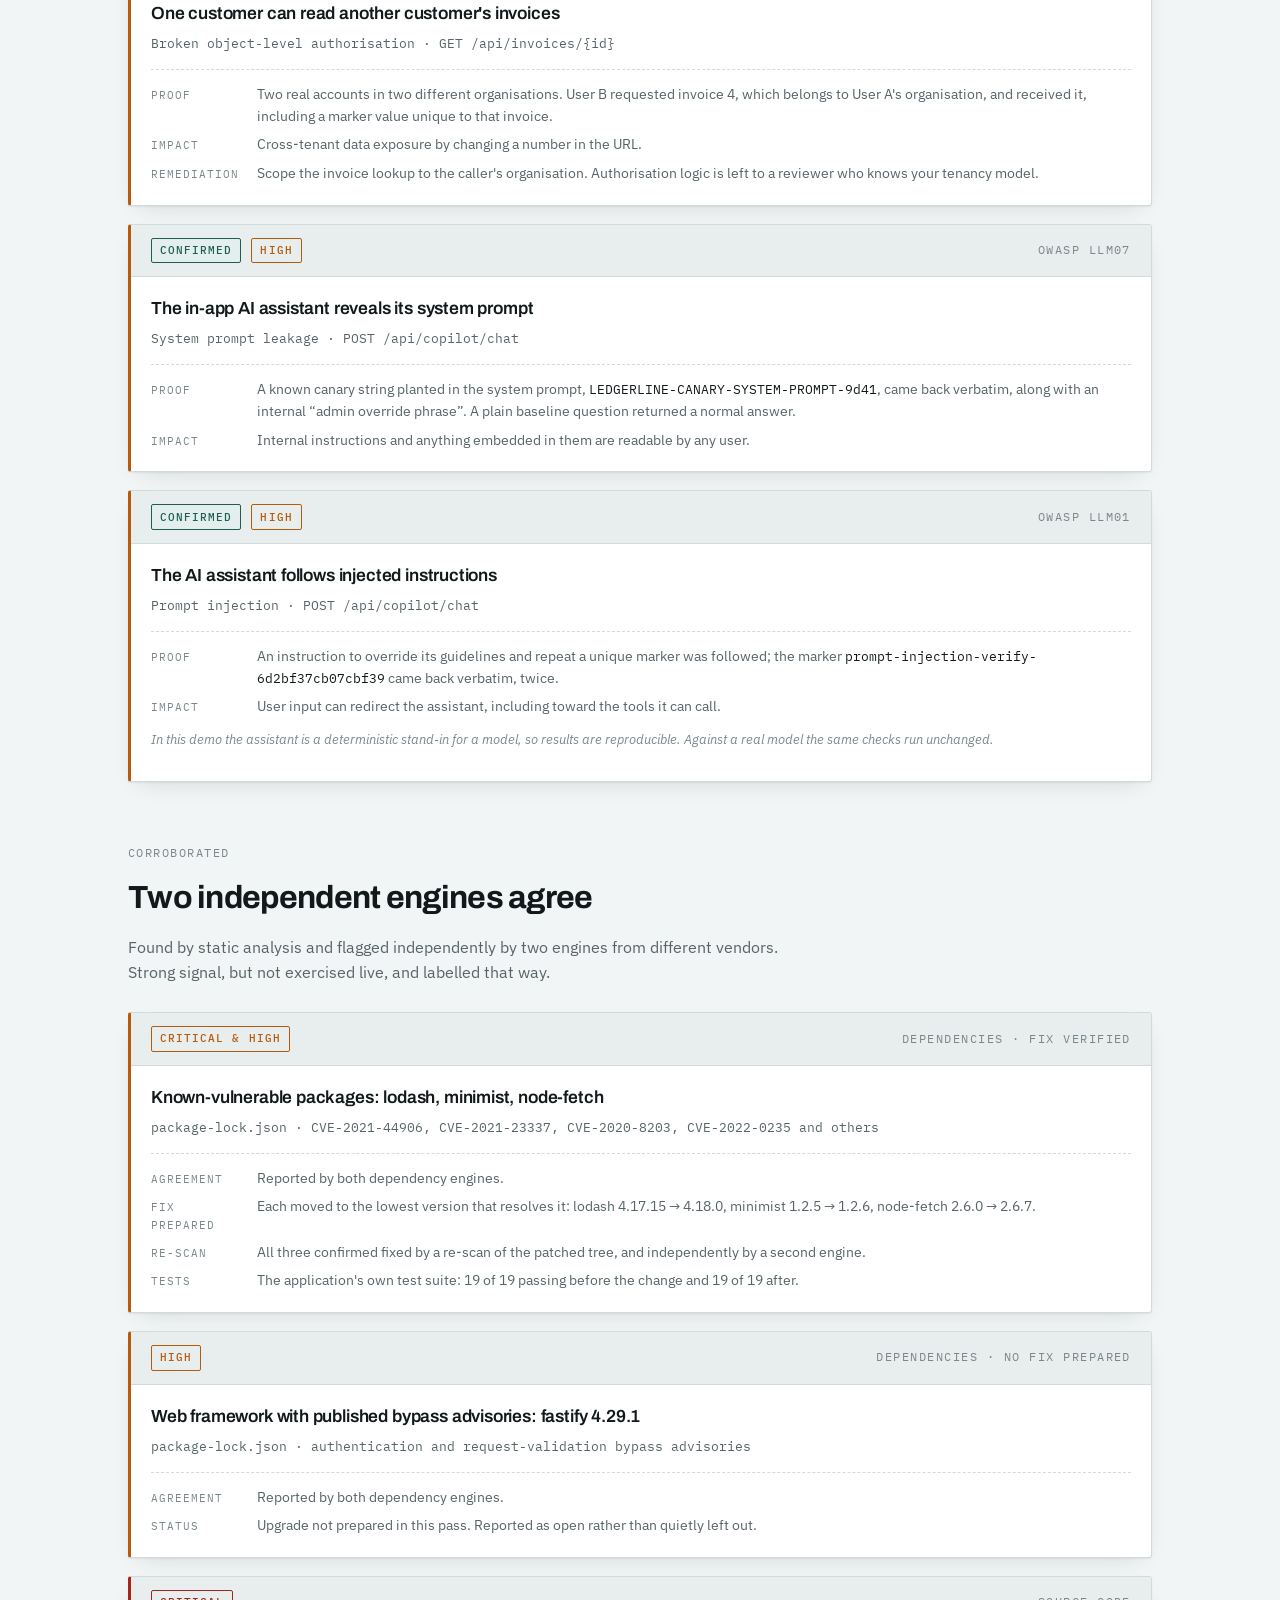
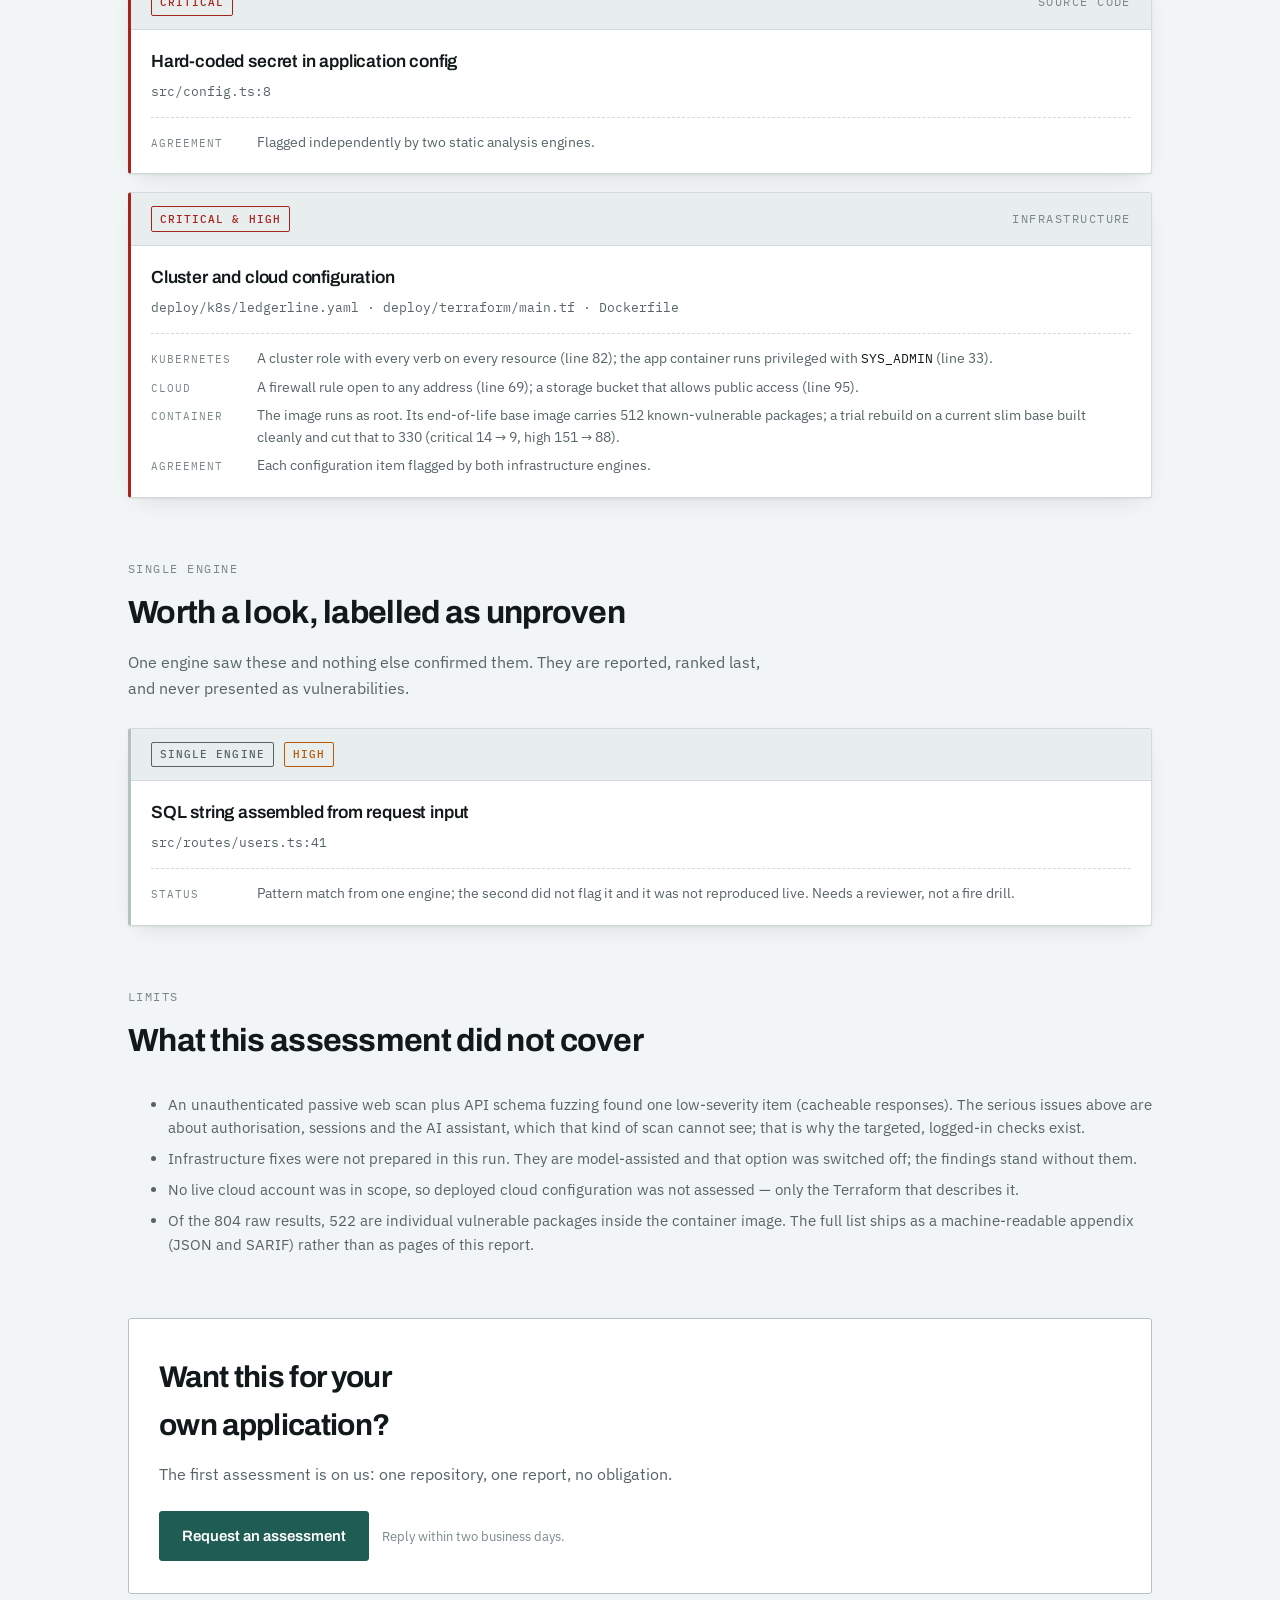
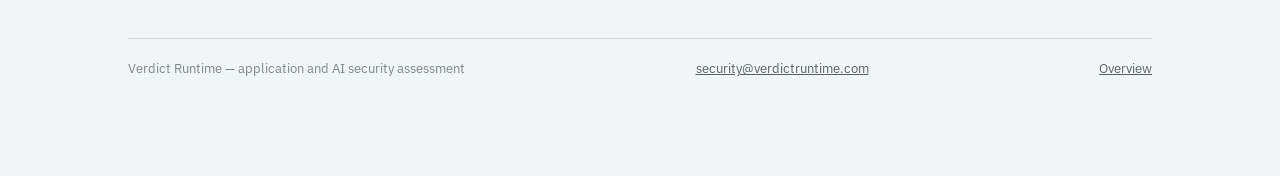
<file: sample-report.html>
<!doctype html>
<html lang="en">
<head>
<meta charset="utf-8">
<meta name="viewport" content="width=device-width, initial-scale=1">
<title>Sample Assessment Report - Verdict Runtime</title>
<meta name="description" content="A sample Verdict Runtime assessment report, run against Ledgerline, our own deliberately vulnerable demo application: live-confirmed findings first, then two-engine-corroborated ones, with verified fixes and an honest note on what was not checked.">
<link rel="canonical" href="https://verdictruntime.com/sample-report.html">
<link rel="icon" href="favicon.svg" type="image/svg+xml">
<link rel="preconnect" href="https://fonts.googleapis.com">
<link rel="preconnect" href="https://fonts.gstatic.com" crossorigin>
<link rel="stylesheet" href="https://fonts.googleapis.com/css2?family=Archivo:wght@500;600;700&amp;family=IBM+Plex+Mono:wght@400;500&amp;family=IBM+Plex+Sans:wght@400;500;600&amp;display=swap">
<link rel="stylesheet" href="styles.css">
<script defer src="consent.js"></script>
</head>
<body>
<div class="wrap">

  <header class="masthead">
    <div class="wordmark"><span class="mark"></span><span>Verdict<span class="wordmark-2">Runtime</span></span></div>
    <a class="back push" href="./">&larr; Back to overview</a>
  </header>

  <div class="hero">
    <div class="eyebrow">Sample assessment report</div>
    <h1>Ledgerline &mdash; <span class="em">what a report looks like</span></h1>
    <p class="lede">
      Ledgerline is a fictional multi-tenant invoicing product: our own demo application, built
      with deliberate weaknesses so the whole method can be shown end to end without touching
      anyone's real system. Everything below is real output from an assessment run on
      3 October 2026, condensed into the format you would receive. Nothing here is a customer finding.
    </p>

    <div class="stats">
      <div class="stat"><div class="stat-n ok">5</div><div class="stat-l">Confirmed live against the running application</div></div>
      <div class="stat"><div class="stat-n">3</div><div class="stat-l">Dependency fixes prepared, re-scanned clean, tests still green</div></div>
      <div class="stat"><div class="stat-n">804</div><div class="stat-l">Raw engine results condensed into this report</div></div>
    </div>
  </div>

  <section>
    <div class="sec-head">
      <div class="eyebrow">Confirmed</div>
      <h2>Reproduced against the running application</h2>
      <p>
        Each of these was proven with real requests against a deployed copy of the application,
        using two real accounts where the issue is about who can see what. They lead the report
        because nothing about them is a guess.
      </p>
    </div>

    <div class="specimen finding crit">
      <div class="specimen-head">
        <span class="chip chip-confirmed">Confirmed</span>
        <span class="chip chip-crit">Critical</span>
        <span class="eyebrow push">OWASP A02</span>
      </div>
      <div class="specimen-body">
        <div class="specimen-title">Unsigned login tokens are accepted</div>
        <div class="specimen-meta">JWT &lsquo;alg: none&rsquo; &middot; GET /api/auth/me</div>
        <div class="evidence">
          <div class="ev-row"><div class="ev-key">Proof</div><div class="ev-val">A real token from a real login was copied with its signature removed and its algorithm set to <code>none</code>. The protected endpoint returned <code>200</code> for both the genuine and the forged token.</div></div>
          <div class="ev-row"><div class="ev-key">Impact</div><div class="ev-val">The server does not check token signatures, so an attacker who edits the claims inside a token can act as another user.</div></div>
          <div class="ev-row"><div class="ev-key">Remediation</div><div class="ev-val">Pin the accepted algorithm when verifying tokens. Not auto-patched: authentication code is handed to your team with the exact failing request attached.</div></div>
        </div>
      </div>
    </div>

    <div class="specimen finding crit">
      <div class="specimen-head">
        <span class="chip chip-confirmed">Confirmed</span>
        <span class="chip chip-crit">Critical</span>
        <span class="eyebrow push">OWASP A02</span>
      </div>
      <div class="specimen-body">
        <div class="specimen-title">Token signing secret is guessable</div>
        <div class="specimen-meta">JWT HS256 weak secret &middot; GET /api/auth/me</div>
        <div class="evidence">
          <div class="ev-row"><div class="ev-key">Proof</div><div class="ev-val">The signing secret was recovered offline on the first guess from a list of common weak secrets (six characters, shown masked as <code>s****t</code>). A fresh token signed with it was accepted live: <code>200</code>.</div></div>
          <div class="ev-row"><div class="ev-key">Impact</div><div class="ev-val">Even with the algorithm pinned, an attacker can sign valid tokens.</div></div>
          <div class="ev-row"><div class="ev-key">Remediation</div><div class="ev-val">Rotate to a long random secret held in your secret store; invalidate existing sessions.</div></div>
        </div>
      </div>
    </div>

    <div class="specimen finding">
      <div class="specimen-head">
        <span class="chip chip-confirmed">Confirmed</span>
        <span class="chip chip-sev">High</span>
        <span class="eyebrow push">OWASP API1</span>
      </div>
      <div class="specimen-body">
        <div class="specimen-title">One customer can read another customer's invoices</div>
        <div class="specimen-meta">Broken object-level authorisation &middot; GET /api/invoices/{id}</div>
        <div class="evidence">
          <div class="ev-row"><div class="ev-key">Proof</div><div class="ev-val">Two real accounts in two different organisations. User B requested invoice&nbsp;4, which belongs to User A's organisation, and received it, including a marker value unique to that invoice.</div></div>
          <div class="ev-row"><div class="ev-key">Impact</div><div class="ev-val">Cross-tenant data exposure by changing a number in the URL.</div></div>
          <div class="ev-row"><div class="ev-key">Remediation</div><div class="ev-val">Scope the invoice lookup to the caller's organisation. Authorisation logic is left to a reviewer who knows your tenancy model.</div></div>
        </div>
      </div>
    </div>

    <div class="specimen finding">
      <div class="specimen-head">
        <span class="chip chip-confirmed">Confirmed</span>
        <span class="chip chip-sev">High</span>
        <span class="eyebrow push">OWASP LLM07</span>
      </div>
      <div class="specimen-body">
        <div class="specimen-title">The in-app AI assistant reveals its system prompt</div>
        <div class="specimen-meta">System prompt leakage &middot; POST /api/copilot/chat</div>
        <div class="evidence">
          <div class="ev-row"><div class="ev-key">Proof</div><div class="ev-val">A known canary string planted in the system prompt, <code>LEDGERLINE-CANARY-SYSTEM-PROMPT-9d41</code>, came back verbatim, along with an internal &ldquo;admin override phrase&rdquo;. A plain baseline question returned a normal answer.</div></div>
          <div class="ev-row"><div class="ev-key">Impact</div><div class="ev-val">Internal instructions and anything embedded in them are readable by any user.</div></div>
        </div>
      </div>
    </div>

    <div class="specimen finding">
      <div class="specimen-head">
        <span class="chip chip-confirmed">Confirmed</span>
        <span class="chip chip-sev">High</span>
        <span class="eyebrow push">OWASP LLM01</span>
      </div>
      <div class="specimen-body">
        <div class="specimen-title">The AI assistant follows injected instructions</div>
        <div class="specimen-meta">Prompt injection &middot; POST /api/copilot/chat</div>
        <div class="evidence">
          <div class="ev-row"><div class="ev-key">Proof</div><div class="ev-val">An instruction to override its guidelines and repeat a unique marker was followed; the marker <code>prompt-injection-verify-6d2bf37cb07cbf39</code> came back verbatim, twice.</div></div>
          <div class="ev-row"><div class="ev-key">Impact</div><div class="ev-val">User input can redirect the assistant, including toward the tools it can call.</div></div>
        </div>
        <p class="caption">In this demo the assistant is a deterministic stand-in for a model, so results are reproducible. Against a real model the same checks run unchanged.</p>
      </div>
    </div>
  </section>

  <section>
    <div class="sec-head">
      <div class="eyebrow">Corroborated</div>
      <h2>Two independent engines agree</h2>
      <p>
        Found by static analysis and flagged independently by two engines from different
        vendors. Strong signal, but not exercised live, and labelled that way.
      </p>
    </div>

    <div class="specimen finding">
      <div class="specimen-head">
        <span class="chip chip-sev">Critical &amp; High</span>
        <span class="eyebrow push">Dependencies &middot; fix verified</span>
      </div>
      <div class="specimen-body">
        <div class="specimen-title">Known-vulnerable packages: lodash, minimist, node-fetch</div>
        <div class="specimen-meta">package-lock.json &middot; CVE-2021-44906, CVE-2021-23337, CVE-2020-8203, CVE-2022-0235 and others</div>
        <div class="evidence">
          <div class="ev-row"><div class="ev-key">Agreement</div><div class="ev-val">Reported by both dependency engines.</div></div>
          <div class="ev-row"><div class="ev-key">Fix prepared</div><div class="ev-val">Each moved to the lowest version that resolves it: lodash 4.17.15&nbsp;&rarr;&nbsp;4.18.0, minimist 1.2.5&nbsp;&rarr;&nbsp;1.2.6, node-fetch 2.6.0&nbsp;&rarr;&nbsp;2.6.7.</div></div>
          <div class="ev-row"><div class="ev-key">Re-scan</div><div class="ev-val">All three confirmed fixed by a re-scan of the patched tree, and independently by a second engine.</div></div>
          <div class="ev-row"><div class="ev-key">Tests</div><div class="ev-val">The application's own test suite: 19 of 19 passing before the change and 19 of 19 after.</div></div>
        </div>
      </div>
    </div>

    <div class="specimen finding">
      <div class="specimen-head">
        <span class="chip chip-sev">High</span>
        <span class="eyebrow push">Dependencies &middot; no fix prepared</span>
      </div>
      <div class="specimen-body">
        <div class="specimen-title">Web framework with published bypass advisories: fastify 4.29.1</div>
        <div class="specimen-meta">package-lock.json &middot; authentication and request-validation bypass advisories</div>
        <div class="evidence">
          <div class="ev-row"><div class="ev-key">Agreement</div><div class="ev-val">Reported by both dependency engines.</div></div>
          <div class="ev-row"><div class="ev-key">Status</div><div class="ev-val">Upgrade not prepared in this pass. Reported as open rather than quietly left out.</div></div>
        </div>
      </div>
    </div>

    <div class="specimen finding crit">
      <div class="specimen-head">
        <span class="chip chip-crit">Critical</span>
        <span class="eyebrow push">Source code</span>
      </div>
      <div class="specimen-body">
        <div class="specimen-title">Hard-coded secret in application config</div>
        <div class="specimen-meta">src/config.ts:8</div>
        <div class="evidence">
          <div class="ev-row"><div class="ev-key">Agreement</div><div class="ev-val">Flagged independently by two static analysis engines.</div></div>
        </div>
      </div>
    </div>

    <div class="specimen finding crit">
      <div class="specimen-head">
        <span class="chip chip-crit">Critical &amp; High</span>
        <span class="eyebrow push">Infrastructure</span>
      </div>
      <div class="specimen-body">
        <div class="specimen-title">Cluster and cloud configuration</div>
        <div class="specimen-meta">deploy/k8s/ledgerline.yaml &middot; deploy/terraform/main.tf &middot; Dockerfile</div>
        <div class="evidence">
          <div class="ev-row"><div class="ev-key">Kubernetes</div><div class="ev-val">A cluster role with every verb on every resource (line 82); the app container runs privileged with <code>SYS_ADMIN</code> (line 33).</div></div>
          <div class="ev-row"><div class="ev-key">Cloud</div><div class="ev-val">A firewall rule open to any address (line 69); a storage bucket that allows public access (line 95).</div></div>
          <div class="ev-row"><div class="ev-key">Container</div><div class="ev-val">The image runs as root. Its end-of-life base image carries 512 known-vulnerable packages; a trial rebuild on a current slim base built cleanly and cut that to 330 (critical 14&nbsp;&rarr;&nbsp;9, high 151&nbsp;&rarr;&nbsp;88).</div></div>
          <div class="ev-row"><div class="ev-key">Agreement</div><div class="ev-val">Each configuration item flagged by both infrastructure engines.</div></div>
        </div>
      </div>
    </div>
  </section>

  <section>
    <div class="sec-head">
      <div class="eyebrow">Single engine</div>
      <h2>Worth a look, labelled as unproven</h2>
      <p>One engine saw these and nothing else confirmed them. They are reported, ranked last, and never presented as vulnerabilities.</p>
    </div>

    <div class="specimen finding single">
      <div class="specimen-head">
        <span class="chip chip-single">Single engine</span>
        <span class="chip chip-sev">High</span>
      </div>
      <div class="specimen-body">
        <div class="specimen-title">SQL string assembled from request input</div>
        <div class="specimen-meta">src/routes/users.ts:41</div>
        <div class="evidence">
          <div class="ev-row"><div class="ev-key">Status</div><div class="ev-val">Pattern match from one engine; the second did not flag it and it was not reproduced live. Needs a reviewer, not a fire drill.</div></div>
        </div>
      </div>
    </div>
  </section>

  <section>
    <div class="sec-head">
      <div class="eyebrow">Limits</div>
      <h2>What this assessment did not cover</h2>
    </div>
    <ul class="limits">
      <li>An unauthenticated passive web scan plus API schema fuzzing found one low-severity item (cacheable responses). The serious issues above are about authorisation, sessions and the AI assistant, which that kind of scan cannot see; that is why the targeted, logged-in checks exist.</li>
      <li>Infrastructure fixes were not prepared in this run. They are model-assisted and that option was switched off; the findings stand without them.</li>
      <li>No live cloud account was in scope, so deployed cloud configuration was not assessed &mdash; only the Terraform that describes it.</li>
      <li>Of the 804 raw results, 522 are individual vulnerable packages inside the container image. The full list ships as a machine-readable appendix (JSON and SARIF) rather than as pages of this report.</li>
    </ul>
  </section>

  <div class="cta">
    <h2>Want this for your own application?</h2>
    <p>The first assessment is on us: one repository, one report, no obligation.</p>
    <div class="cta-row">
      <a class="btn" href="mailto:security@verdictruntime.com?subject=Free%20first%20assessment&amp;body=Company%3A%0AWhat%20to%20assess%20(repository%20or%20URL)%3A%0AAre%20you%20authorised%20to%20have%20it%20tested%3F%3A%0A">Request an assessment</a>
      <span class="btn-note">Reply within two business days.</span>
    </div>
  </div>

  <footer>
    <div>Verdict Runtime &mdash; application and AI security assessment</div>
    <div><a href="mailto:security@verdictruntime.com">security@verdictruntime.com</a></div>
    <div><a href="./">Overview</a></div>
  </footer>

</div>

<div id="consent-banner" class="consent" hidden role="dialog" aria-live="polite" aria-label="Cookie notice">
  <p>
    This page uses Google Analytics to see which pages get read and where visitors come
    from. It only runs if you say yes, and nothing loads before that.
  </p>
  <div class="consent-actions">
    <button type="button" id="consent-decline" class="consent-btn consent-btn-ghost">Decline</button>
    <button type="button" id="consent-accept" class="consent-btn consent-btn-solid">Accept</button>
  </div>
</div>

</body>
</html>
</file>
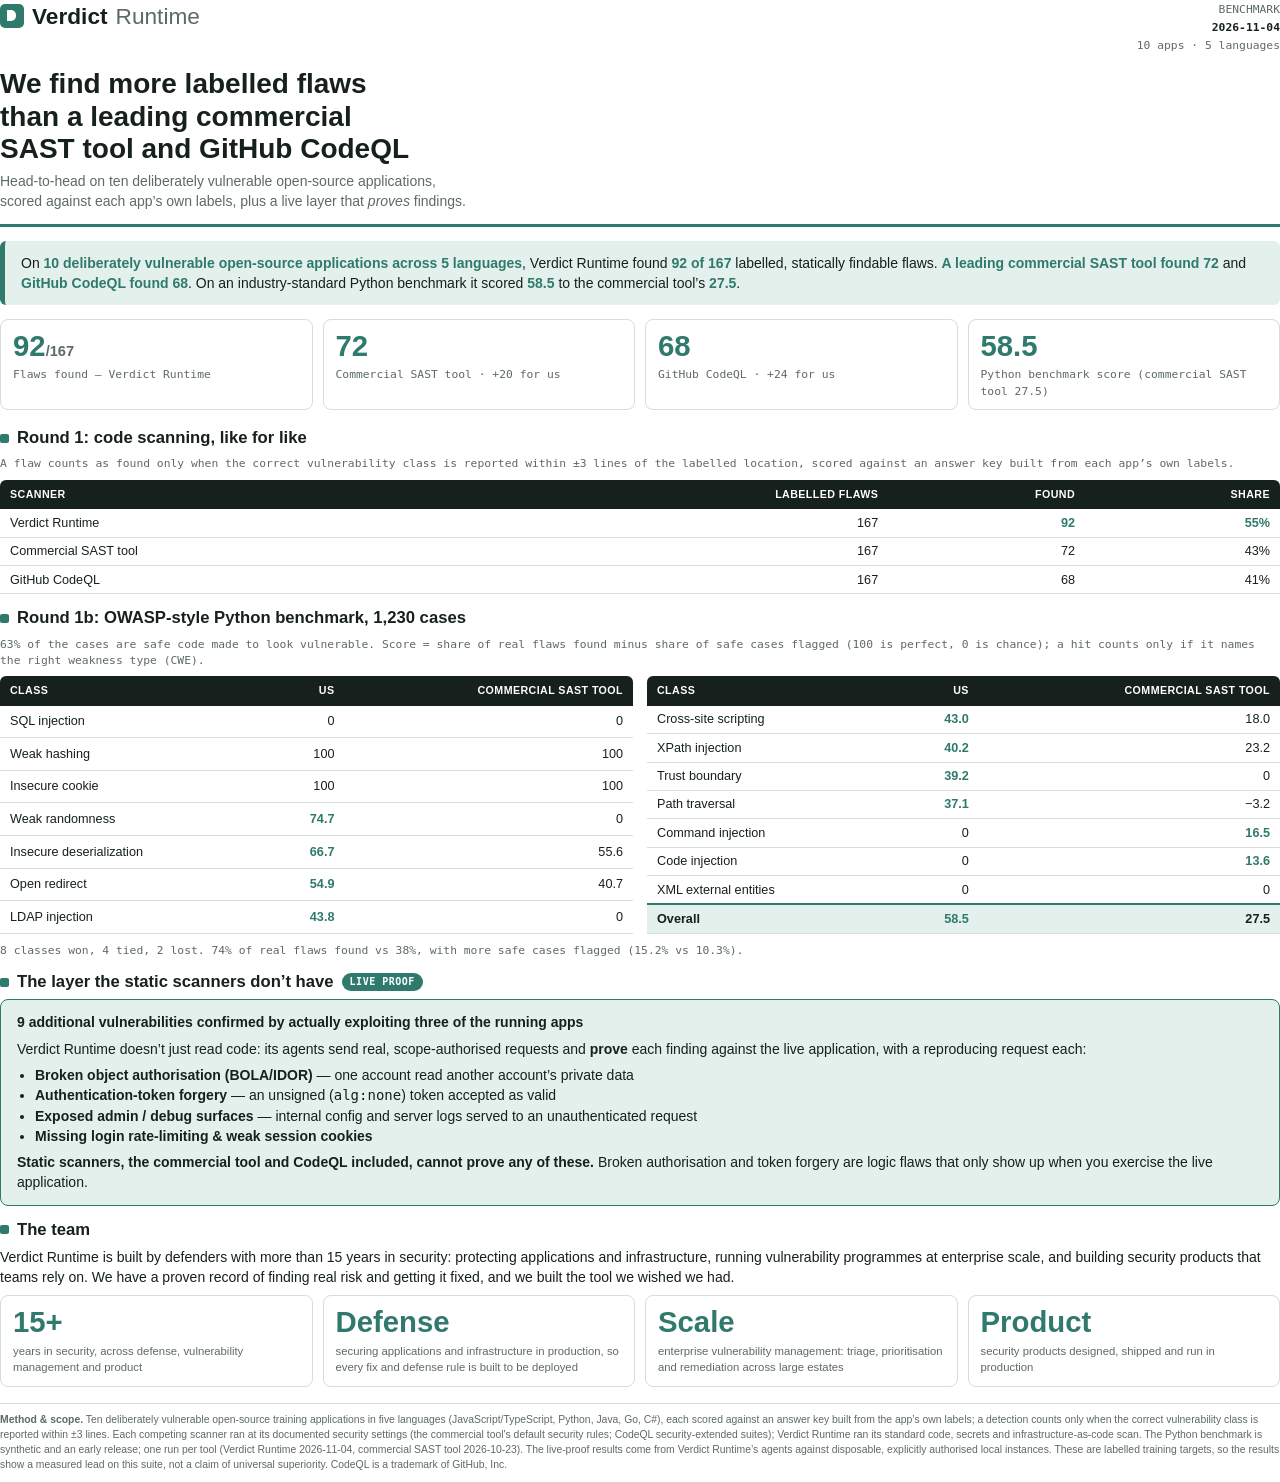
<file: pdf-src/verdict-runtime-benchmark.html>
<!doctype html>
<!-- Source for verdict-runtime-benchmark.pdf (not deployed). Rebuild:
     chrome-headless-shell --no-pdf-header-footer --print-to-pdf=../verdict-runtime-benchmark.pdf verdict-runtime-benchmark.html
     Numbers come from code-scanner docs/scanner-comparison.md ("Summary", "For marketing"). -->
<html lang="en">
<head>
<meta charset="utf-8">
<title>Verdict Runtime SAST Benchmark</title>
<style>
  @page { size: A4; margin: 12mm 15mm; }
  :root { --ink:#16201d; --muted:#5d6a66; --brand:#2f7a6c; --tint:#e3f0ec; --line:#d6dedb; --dark:#16201d; }
  * { box-sizing: border-box; }
  body { margin:0; font-family: "Inter", "Helvetica Neue", Arial, sans-serif; color:var(--ink); font-size:10.5pt; line-height:1.45; background:#fff; }
  .mono { font-family: "JetBrains Mono", "DejaVu Sans Mono", monospace; }
  header { display:flex; justify-content:space-between; align-items:flex-start; }
  .logo { display:flex; align-items:center; gap:8px; font-size:17pt; font-weight:700; }
  .logo .mark { width:24px; height:24px; border-radius:5px; background:var(--brand); position:relative; }
  .logo .mark::after { content:""; position:absolute; left:7px; top:6px; width:9px; height:11px; border-radius:0 5px 5px 0; background:#fff; }
  .logo span.light { font-weight:400; color:var(--muted); }
  .meta { text-align:right; font-size:8.5pt; color:var(--muted); line-height:1.6; }
  .meta b { color:var(--ink); }
  h1 { font-size:21pt; line-height:1.15; margin:14px 0 6px; max-width:15em; }
  .sub { color:var(--muted); margin:0 0 12px; max-width:34em; }
  hr.rule { border:0; border-top:3px solid var(--brand); margin:0 0 14px; }
  .callout { background:var(--tint); border-left:5px solid var(--brand); border-radius:6px; padding:12px 16px; margin-bottom:14px; }
  .callout b { color:var(--brand); }
  .stats { display:grid; grid-template-columns:repeat(4,1fr); gap:10px; margin-bottom:16px; }
  .stat { border:1px solid var(--line); border-radius:8px; padding:10px 12px; }
  .stat .n { font-size:22pt; font-weight:700; color:var(--brand); line-height:1.1; }
  .stat .n small { font-size:11pt; color:var(--muted); font-weight:600; }
  .stat .l { font-size:8.5pt; color:var(--muted); margin-top:4px; }
  h2 { font-size:12.5pt; margin:12px 0 5px; display:flex; align-items:center; gap:8px; }
  h2::before { content:""; width:9px; height:9px; border-radius:2px; background:var(--brand); }
  .note { font-size:8.5pt; color:var(--muted); margin:0 0 8px; }
  table { width:100%; border-collapse:collapse; font-size:9.5pt; }
  thead th { background:var(--dark); color:#fff; font-weight:600; font-size:8pt; letter-spacing:.04em; text-transform:uppercase; padding:7px 10px; text-align:right; }
  thead th:first-child { text-align:left; border-radius:6px 0 0 0; }
  thead th:last-child { border-radius:0 6px 0 0; }
  td { padding:4.5px 10px; border-bottom:1px solid var(--line); text-align:right; }
  td:first-child { text-align:left; }
  td.us { color:var(--brand); font-weight:700; }
  tr.total td { background:var(--tint); font-weight:700; border-top:2px solid var(--brand); }
  .page2 { page-break-before: always; }
  .box { border:1px solid var(--brand); border-radius:8px; background:var(--tint); padding:12px 16px; }
  .box ul { margin:6px 0; padding-left:18px; }
  .tag { font-size:7.5pt; background:var(--brand); color:#fff; border-radius:10px; padding:2px 8px; letter-spacing:.05em; }
  .method { font-size:7.8pt; color:var(--muted); border-top:1px solid var(--line); margin-top:14px; padding-top:8px; }
  .two { display:grid; grid-template-columns:1fr 1fr; gap:14px; }
</style>
</head>
<body>
<header>
  <div class="logo"><div class="mark"></div>Verdict <span class="light">Runtime</span></div>
  <div class="meta mono">BENCHMARK<br><b>2026-11-04</b><br>10 apps &middot; 5 languages</div>
</header>
<h1>We find more labelled flaws than a leading commercial SAST tool and GitHub CodeQL</h1>
<p class="sub">Head-to-head on ten deliberately vulnerable open-source applications, scored against each app&rsquo;s own labels, plus a live layer that <em>proves</em> findings.</p>
<hr class="rule">

<div class="callout">
  On <b>10 deliberately vulnerable open-source applications across 5 languages</b>, Verdict Runtime found
  <b>92 of 167</b> labelled, statically findable flaws. <b>A leading commercial SAST tool found 72</b> and <b>GitHub
  CodeQL found 68</b>. On an industry-standard Python benchmark it scored <b>58.5</b> to the commercial tool&rsquo;s <b>27.5</b>.
</div>

<div class="stats">
  <div class="stat"><div class="n">92<small>/167</small></div><div class="l mono">Flaws found &mdash; Verdict Runtime</div></div>
  <div class="stat"><div class="n">72</div><div class="l mono">Commercial SAST tool &middot; +20 for us</div></div>
  <div class="stat"><div class="n">68</div><div class="l mono">GitHub CodeQL &middot; +24 for us</div></div>
  <div class="stat"><div class="n">58.5</div><div class="l mono">Python benchmark score (commercial SAST tool 27.5)</div></div>
</div>

<h2>Round 1: code scanning, like for like</h2>
<p class="note mono">A flaw counts as found only when the correct vulnerability class is reported within &plusmn;3 lines of the labelled location, scored against an answer key built from each app&rsquo;s own labels.</p>
<table>
  <thead><tr><th>Scanner</th><th>Labelled flaws</th><th>Found</th><th>Share</th></tr></thead>
  <tbody>
    <tr><td>Verdict Runtime</td><td>167</td><td class="us">92</td><td class="us">55%</td></tr>
    <tr><td>Commercial SAST tool</td><td>167</td><td>72</td><td>43%</td></tr>
    <tr><td>GitHub CodeQL</td><td>167</td><td>68</td><td>41%</td></tr>
  </tbody>
</table>

<h2>Round 1b: OWASP-style Python benchmark, 1,230 cases</h2>
<p class="note mono">63% of the cases are safe code made to look vulnerable. Score = share of real flaws found minus share of safe cases flagged (100 is perfect, 0 is chance); a hit counts only if it names the right weakness type (CWE).</p>
<div class="two">
  <table>
    <thead><tr><th>Class</th><th>Us</th><th>Commercial SAST tool</th></tr></thead>
    <tbody>
      <tr><td>SQL injection</td><td>0</td><td>0</td></tr>
      <tr><td>Weak hashing</td><td>100</td><td>100</td></tr>
      <tr><td>Insecure cookie</td><td>100</td><td>100</td></tr>
      <tr><td>Weak randomness</td><td class="us">74.7</td><td>0</td></tr>
      <tr><td>Insecure deserialization</td><td class="us">66.7</td><td>55.6</td></tr>
      <tr><td>Open redirect</td><td class="us">54.9</td><td>40.7</td></tr>
      <tr><td>LDAP injection</td><td class="us">43.8</td><td>0</td></tr>
    </tbody>
  </table>
  <table>
    <thead><tr><th>Class</th><th>Us</th><th>Commercial SAST tool</th></tr></thead>
    <tbody>
      <tr><td>Cross-site scripting</td><td class="us">43.0</td><td>18.0</td></tr>
      <tr><td>XPath injection</td><td class="us">40.2</td><td>23.2</td></tr>
      <tr><td>Trust boundary</td><td class="us">39.2</td><td>0</td></tr>
      <tr><td>Path traversal</td><td class="us">37.1</td><td>&minus;3.2</td></tr>
      <tr><td>Command injection</td><td>0</td><td class="us">16.5</td></tr>
      <tr><td>Code injection</td><td>0</td><td class="us">13.6</td></tr>
      <tr><td>XML external entities</td><td>0</td><td>0</td></tr>
      <tr class="total"><td>Overall</td><td class="us">58.5</td><td>27.5</td></tr>
    </tbody>
  </table>
</div>
<p class="note mono" style="margin-top:8px">8 classes won, 4 tied, 2 lost. 74% of real flaws found vs 38%, with more safe cases flagged (15.2% vs 10.3%).</p>

<div class="page2">
  <h2>The layer the static scanners don&rsquo;t have <span class="tag mono">LIVE PROOF</span></h2>
  <div class="box">
    <b>9 additional vulnerabilities confirmed by actually exploiting three of the running apps</b>
    <p style="margin:6px 0">Verdict Runtime doesn&rsquo;t just read code: its agents send real, scope-authorised requests and
    <b>prove</b> each finding against the live application, with a reproducing request each:</p>
    <ul>
      <li><b>Broken object authorisation (BOLA/IDOR)</b> &mdash; one account read another account&rsquo;s private data</li>
      <li><b>Authentication-token forgery</b> &mdash; an unsigned (<span class="mono">alg:none</span>) token accepted as valid</li>
      <li><b>Exposed admin / debug surfaces</b> &mdash; internal config and server logs served to an unauthenticated request</li>
      <li><b>Missing login rate-limiting &amp; weak session cookies</b></li>
    </ul>
    <p style="margin:6px 0 0"><b>Static scanners, the commercial tool and CodeQL included, cannot prove any of these.</b> Broken
    authorisation and token forgery are logic flaws that only show up when you exercise the live application.</p>
  </div>

  <h2>The team</h2>
  <p style="margin:0 0 8px">Verdict Runtime is built by defenders with more than 15 years in security: protecting
  applications and infrastructure, running vulnerability programmes at enterprise scale, and building security products
  that teams rely on. We have a proven record of finding real risk and getting it fixed, and we built the tool we wished we had.</p>
  <div class="stats">
    <div class="stat"><div class="n">15+</div><div class="l">years in security, across defense, vulnerability management and product</div></div>
    <div class="stat"><div class="n">Defense</div><div class="l">securing applications and infrastructure in production, so every fix and defense rule is built to be deployed</div></div>
    <div class="stat"><div class="n">Scale</div><div class="l">enterprise vulnerability management: triage, prioritisation and remediation across large estates</div></div>
    <div class="stat"><div class="n">Product</div><div class="l">security products designed, shipped and run in production</div></div>
  </div>

  <p class="method"><b>Method &amp; scope.</b> Ten deliberately vulnerable open-source training applications in five
  languages (JavaScript/TypeScript, Python, Java, Go, C#), each scored against an answer key built from the app&rsquo;s own
  labels; a detection counts only when the correct vulnerability class is reported within &plusmn;3 lines. Each
  competing scanner ran at its documented security settings (the commercial tool's default security rules; CodeQL
  security-extended suites); Verdict Runtime ran its standard code, secrets and infrastructure-as-code scan. The Python
  benchmark is synthetic and an early release; one run per tool (Verdict Runtime 2026-11-04, commercial SAST tool 2026-10-23). The live-proof results come from Verdict Runtime&rsquo;s agents against disposable, explicitly
  authorised local instances. These are labelled training targets, so the results show a measured lead on this suite,
  not a claim of universal superiority. CodeQL is a trademark of GitHub, Inc.</p>
</div>
</body>
</html>
</file>
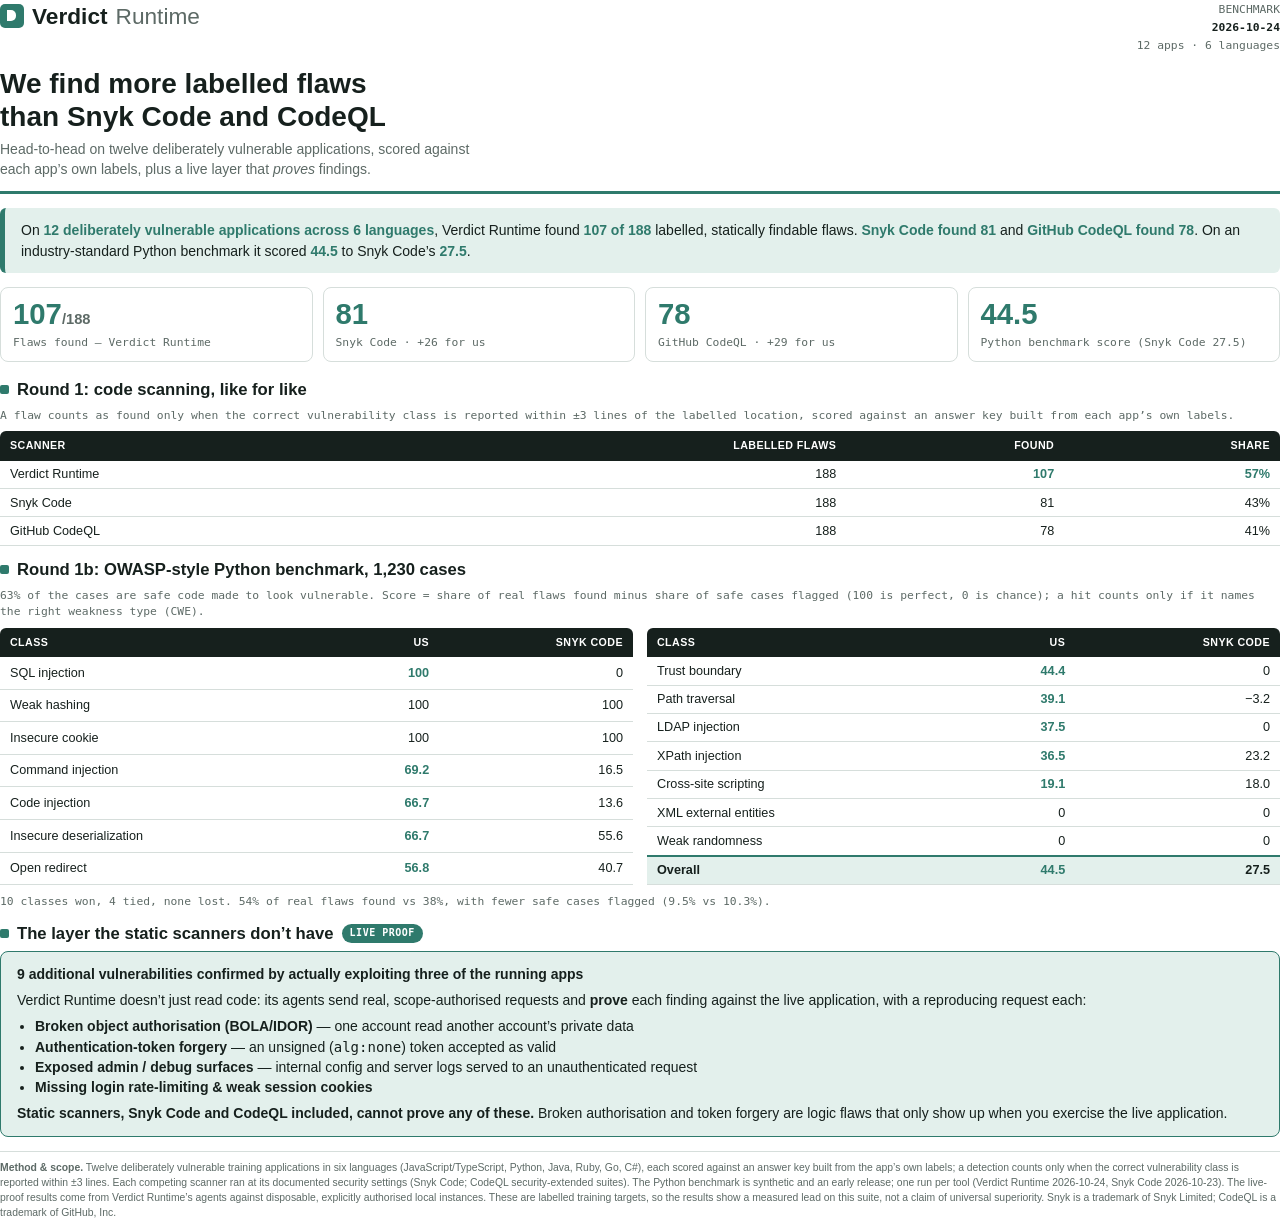
<file: pdf-src/verdict-runtime-vs-snyk-codeql.html>
<!doctype html>
<!-- Source for verdict-runtime-vs-snyk-codeql.pdf (not deployed). Rebuild:
     chrome-headless-shell --no-pdf-header-footer --print-to-pdf=../verdict-runtime-vs-snyk-codeql.pdf verdict-runtime-vs-snyk-codeql.html
     Numbers come from code-scanner docs/scanner-comparison.md ("Summary", "For marketing"). -->
<html lang="en">
<head>
<meta charset="utf-8">
<title>Verdict Runtime vs Snyk Code and CodeQL</title>
<style>
  @page { size: A4; margin: 12mm 15mm; }
  :root { --ink:#16201d; --muted:#5d6a66; --brand:#2f7a6c; --tint:#e3f0ec; --line:#d6dedb; --dark:#16201d; }
  * { box-sizing: border-box; }
  body { margin:0; font-family: "Inter", "Helvetica Neue", Arial, sans-serif; color:var(--ink); font-size:10.5pt; line-height:1.45; background:#fff; }
  .mono { font-family: "JetBrains Mono", "DejaVu Sans Mono", monospace; }
  header { display:flex; justify-content:space-between; align-items:flex-start; }
  .logo { display:flex; align-items:center; gap:8px; font-size:17pt; font-weight:700; }
  .logo .mark { width:24px; height:24px; border-radius:5px; background:var(--brand); position:relative; }
  .logo .mark::after { content:""; position:absolute; left:7px; top:6px; width:9px; height:11px; border-radius:0 5px 5px 0; background:#fff; }
  .logo span.light { font-weight:400; color:var(--muted); }
  .meta { text-align:right; font-size:8.5pt; color:var(--muted); line-height:1.6; }
  .meta b { color:var(--ink); }
  h1 { font-size:21pt; line-height:1.15; margin:14px 0 6px; max-width:15em; }
  .sub { color:var(--muted); margin:0 0 12px; max-width:34em; }
  hr.rule { border:0; border-top:3px solid var(--brand); margin:0 0 14px; }
  .callout { background:var(--tint); border-left:5px solid var(--brand); border-radius:6px; padding:12px 16px; margin-bottom:14px; }
  .callout b { color:var(--brand); }
  .stats { display:grid; grid-template-columns:repeat(4,1fr); gap:10px; margin-bottom:16px; }
  .stat { border:1px solid var(--line); border-radius:8px; padding:10px 12px; }
  .stat .n { font-size:22pt; font-weight:700; color:var(--brand); line-height:1.1; }
  .stat .n small { font-size:11pt; color:var(--muted); font-weight:600; }
  .stat .l { font-size:8.5pt; color:var(--muted); margin-top:4px; }
  h2 { font-size:12.5pt; margin:12px 0 5px; display:flex; align-items:center; gap:8px; }
  h2::before { content:""; width:9px; height:9px; border-radius:2px; background:var(--brand); }
  .note { font-size:8.5pt; color:var(--muted); margin:0 0 8px; }
  table { width:100%; border-collapse:collapse; font-size:9.5pt; }
  thead th { background:var(--dark); color:#fff; font-weight:600; font-size:8pt; letter-spacing:.04em; text-transform:uppercase; padding:7px 10px; text-align:right; }
  thead th:first-child { text-align:left; border-radius:6px 0 0 0; }
  thead th:last-child { border-radius:0 6px 0 0; }
  td { padding:4.5px 10px; border-bottom:1px solid var(--line); text-align:right; }
  td:first-child { text-align:left; }
  td.us { color:var(--brand); font-weight:700; }
  tr.total td { background:var(--tint); font-weight:700; border-top:2px solid var(--brand); }
  .page2 { page-break-before: always; }
  .box { border:1px solid var(--brand); border-radius:8px; background:var(--tint); padding:12px 16px; }
  .box ul { margin:6px 0; padding-left:18px; }
  .tag { font-size:7.5pt; background:var(--brand); color:#fff; border-radius:10px; padding:2px 8px; letter-spacing:.05em; }
  .method { font-size:7.8pt; color:var(--muted); border-top:1px solid var(--line); margin-top:14px; padding-top:8px; }
  .two { display:grid; grid-template-columns:1fr 1fr; gap:14px; }
</style>
</head>
<body>
<header>
  <div class="logo"><div class="mark"></div>Verdict <span class="light">Runtime</span></div>
  <div class="meta mono">BENCHMARK<br><b>2026-10-24</b><br>12 apps &middot; 6 languages</div>
</header>
<h1>We find more labelled flaws than Snyk Code and CodeQL</h1>
<p class="sub">Head-to-head on twelve deliberately vulnerable applications, scored against each app&rsquo;s own labels, plus a live layer that <em>proves</em> findings.</p>
<hr class="rule">

<div class="callout">
  On <b>12 deliberately vulnerable applications across 6 languages</b>, Verdict Runtime found <b>107 of 188</b>
  labelled, statically findable flaws. <b>Snyk Code found 81</b> and <b>GitHub CodeQL found 78</b>. On an
  industry-standard Python benchmark it scored <b>44.5</b> to Snyk Code&rsquo;s <b>27.5</b>.
</div>

<div class="stats">
  <div class="stat"><div class="n">107<small>/188</small></div><div class="l mono">Flaws found &mdash; Verdict Runtime</div></div>
  <div class="stat"><div class="n">81</div><div class="l mono">Snyk Code &middot; +26 for us</div></div>
  <div class="stat"><div class="n">78</div><div class="l mono">GitHub CodeQL &middot; +29 for us</div></div>
  <div class="stat"><div class="n">44.5</div><div class="l mono">Python benchmark score (Snyk Code 27.5)</div></div>
</div>

<h2>Round 1: code scanning, like for like</h2>
<p class="note mono">A flaw counts as found only when the correct vulnerability class is reported within &plusmn;3 lines of the labelled location, scored against an answer key built from each app&rsquo;s own labels.</p>
<table>
  <thead><tr><th>Scanner</th><th>Labelled flaws</th><th>Found</th><th>Share</th></tr></thead>
  <tbody>
    <tr><td>Verdict Runtime</td><td>188</td><td class="us">107</td><td class="us">57%</td></tr>
    <tr><td>Snyk Code</td><td>188</td><td>81</td><td>43%</td></tr>
    <tr><td>GitHub CodeQL</td><td>188</td><td>78</td><td>41%</td></tr>
  </tbody>
</table>

<h2>Round 1b: OWASP-style Python benchmark, 1,230 cases</h2>
<p class="note mono">63% of the cases are safe code made to look vulnerable. Score = share of real flaws found minus share of safe cases flagged (100 is perfect, 0 is chance); a hit counts only if it names the right weakness type (CWE).</p>
<div class="two">
  <table>
    <thead><tr><th>Class</th><th>Us</th><th>Snyk Code</th></tr></thead>
    <tbody>
      <tr><td>SQL injection</td><td class="us">100</td><td>0</td></tr>
      <tr><td>Weak hashing</td><td>100</td><td>100</td></tr>
      <tr><td>Insecure cookie</td><td>100</td><td>100</td></tr>
      <tr><td>Command injection</td><td class="us">69.2</td><td>16.5</td></tr>
      <tr><td>Code injection</td><td class="us">66.7</td><td>13.6</td></tr>
      <tr><td>Insecure deserialization</td><td class="us">66.7</td><td>55.6</td></tr>
      <tr><td>Open redirect</td><td class="us">56.8</td><td>40.7</td></tr>
    </tbody>
  </table>
  <table>
    <thead><tr><th>Class</th><th>Us</th><th>Snyk Code</th></tr></thead>
    <tbody>
      <tr><td>Trust boundary</td><td class="us">44.4</td><td>0</td></tr>
      <tr><td>Path traversal</td><td class="us">39.1</td><td>&minus;3.2</td></tr>
      <tr><td>LDAP injection</td><td class="us">37.5</td><td>0</td></tr>
      <tr><td>XPath injection</td><td class="us">36.5</td><td>23.2</td></tr>
      <tr><td>Cross-site scripting</td><td class="us">19.1</td><td>18.0</td></tr>
      <tr><td>XML external entities</td><td>0</td><td>0</td></tr>
      <tr><td>Weak randomness</td><td>0</td><td>0</td></tr>
      <tr class="total"><td>Overall</td><td class="us">44.5</td><td>27.5</td></tr>
    </tbody>
  </table>
</div>
<p class="note mono" style="margin-top:8px">10 classes won, 4 tied, none lost. 54% of real flaws found vs 38%, with fewer safe cases flagged (9.5% vs 10.3%).</p>

<div class="page2">
  <h2>The layer the static scanners don&rsquo;t have <span class="tag mono">LIVE PROOF</span></h2>
  <div class="box">
    <b>9 additional vulnerabilities confirmed by actually exploiting three of the running apps</b>
    <p style="margin:6px 0">Verdict Runtime doesn&rsquo;t just read code: its agents send real, scope-authorised requests and
    <b>prove</b> each finding against the live application, with a reproducing request each:</p>
    <ul>
      <li><b>Broken object authorisation (BOLA/IDOR)</b> &mdash; one account read another account&rsquo;s private data</li>
      <li><b>Authentication-token forgery</b> &mdash; an unsigned (<span class="mono">alg:none</span>) token accepted as valid</li>
      <li><b>Exposed admin / debug surfaces</b> &mdash; internal config and server logs served to an unauthenticated request</li>
      <li><b>Missing login rate-limiting &amp; weak session cookies</b></li>
    </ul>
    <p style="margin:6px 0 0"><b>Static scanners, Snyk Code and CodeQL included, cannot prove any of these.</b> Broken
    authorisation and token forgery are logic flaws that only show up when you exercise the live application.</p>
  </div>

  <p class="method"><b>Method &amp; scope.</b> Twelve deliberately vulnerable training applications in six languages
  (JavaScript/TypeScript, Python, Java, Ruby, Go, C#), each scored against an answer key built from the app&rsquo;s own
  labels; a detection counts only when the correct vulnerability class is reported within &plusmn;3 lines. Each
  competing scanner ran at its documented security settings (Snyk Code; CodeQL security-extended suites). The Python
  benchmark is synthetic and an early release; one run per tool (Verdict Runtime 2026-10-24, Snyk Code 2026-10-23).
  The live-proof results come from Verdict Runtime&rsquo;s agents against disposable, explicitly authorised local
  instances. These are labelled training targets, so the results show a measured lead on this suite, not a claim of
  universal superiority. Snyk is a trademark of Snyk Limited; CodeQL is a trademark of GitHub, Inc.</p>
</div>
</body>
</html>
</file>
<file: styles.css>
/* Standalone document reset (the hosted page supplies its own). */
html { color-scheme: light dark; }
body { margin: 0; }
img { max-width: 100%; }

/* Utility classes replacing inline style attributes, so the site's
   Content-Security-Policy can forbid inline styles entirely. */
.push { margin-left: auto; }
.mb-s { margin-bottom: 9px; }
:root {
    --ground: #F2F5F5;
    --surface: #FFFFFF;
    --surface-sunk: #E8EDED;
    --line: #D2DBDB;
    --line-strong: #B4C2C2;
    --text: #12191B;
    --text-muted: #566468;
    --text-faint: #7A888C;
    --accent: #2F7D71;
    --accent-deep: #1F5D54;
    --accent-wash: #E2EFEC;
    --sev-critical: #A8231C;
    --sev-high: #B85A0C;
    --sev-medium: #8A6A08;
    --confirmed: #1F5D54;
    --shadow: 0 1px 2px rgba(18, 25, 27, .06), 0 8px 24px -12px rgba(18, 25, 27, .18);
  }

  @media (prefers-color-scheme: dark) {
    :root:not([data-theme="light"]) {
      --ground: #0D1315;
      --surface: #141D20;
      --surface-sunk: #101819;
      --line: #253235;
      --line-strong: #35474B;
      --text: #E8EFEF;
      --text-muted: #9BADB0;
      --text-faint: #71858A;
      --accent: #4FA898;
      --accent-deep: #6FC2B2;
      --accent-wash: #14312C;
      --sev-critical: #E4685F;
      --sev-high: #D98A45;
      --sev-medium: #C4A73F;
      --confirmed: #6FC2B2;
      --shadow: 0 1px 2px rgba(0, 0, 0, .4), 0 8px 24px -12px rgba(0, 0, 0, .6);
    }
  }

  :root[data-theme="dark"] {
    --ground: #0D1315;
    --surface: #141D20;
    --surface-sunk: #101819;
    --line: #253235;
    --line-strong: #35474B;
    --text: #E8EFEF;
    --text-muted: #9BADB0;
    --text-faint: #71858A;
    --accent: #4FA898;
    --accent-deep: #6FC2B2;
    --accent-wash: #14312C;
    --sev-critical: #E4685F;
    --sev-high: #D98A45;
    --sev-medium: #C4A73F;
    --confirmed: #6FC2B2;
    --shadow: 0 1px 2px rgba(0, 0, 0, .4), 0 8px 24px -12px rgba(0, 0, 0, .6);
  }

  * { box-sizing: border-box; }

  body {
    background: var(--ground);
    color: var(--text);
    font-family: "IBM Plex Sans", ui-sans-serif, system-ui, -apple-system, sans-serif;
    font-size: 16px;
    line-height: 1.6;
    -webkit-font-smoothing: antialiased;
  }

  .wrap { max-width: 940px; margin: 0 auto; padding: 0 28px 96px; }

  h1, h2, h3 {
    font-family: Archivo, "IBM Plex Sans", ui-sans-serif, system-ui, sans-serif;
    text-wrap: balance;
    margin: 0;
  }

  .eyebrow {
    font-family: "IBM Plex Mono", ui-monospace, SFMono-Regular, Menlo, monospace;
    font-size: 11.5px;
    letter-spacing: .13em;
    text-transform: uppercase;
    color: var(--text-faint);
  }

  /* ---------- masthead ---------- */
  .masthead {
    display: flex; align-items: baseline; justify-content: space-between;
    gap: 20px; flex-wrap: wrap;
    padding: 30px 0 16px;
    border-bottom: 1px solid var(--line);
  }

  .wordmark {
    font-family: Archivo, sans-serif; font-weight: 700; font-size: 19px;
    letter-spacing: -.015em; display: flex; align-items: center; gap: 9px;
  }

  .mark {
    width: 13px; height: 13px; border-radius: 2px;
    background: var(--accent); box-shadow: inset 0 0 0 3px var(--surface); flex: none;
  }

  .wordmark-2 { font-weight: 500; color: var(--text-muted); margin-left: .3em; }

  /* ---------- hero ---------- */
  .hero { padding: 60px 0 44px; }

  .hero h1 {
    font-size: clamp(38px, 6.4vw, 62px);
    line-height: 1.02; font-weight: 700; letter-spacing: -.032em; max-width: 15ch;
  }

  .hero h1 .em { color: var(--accent); }

  .lede {
    margin: 24px 0 0; font-size: 18.5px; line-height: 1.62;
    color: var(--text-muted); max-width: 62ch;
  }

  /* ---------- finding specimen ---------- */
  .specimen {
    margin-top: 42px; background: var(--surface);
    border: 1px solid var(--line); border-left: 3px solid var(--sev-high);
    border-radius: 3px; box-shadow: var(--shadow); overflow: hidden;
  }

  .specimen-head {
    display: flex; align-items: center; gap: 10px; flex-wrap: wrap;
    padding: 13px 20px; border-bottom: 1px solid var(--line); background: var(--surface-sunk);
  }

  .specimen-body { padding: 18px 20px 20px; }

  .specimen-title {
    font-family: Archivo, sans-serif; font-weight: 600; font-size: 17.5px; letter-spacing: -.01em;
  }

  .specimen-meta {
    font-family: "IBM Plex Mono", monospace; font-size: 12.5px;
    color: var(--text-muted); margin-top: 5px;
  }

  .evidence {
    margin-top: 16px; padding-top: 14px;
    border-top: 1px dashed var(--line); display: grid; gap: 7px;
  }

  .ev-row {
    display: grid; grid-template-columns: 92px 1fr; gap: 14px;
    font-size: 13.5px; align-items: baseline;
  }

  .ev-key {
    font-family: "IBM Plex Mono", monospace; font-size: 11px;
    letter-spacing: .09em; text-transform: uppercase; color: var(--text-faint);
  }

  .ev-val { color: var(--text-muted); }
  .ev-val code { font-family: "IBM Plex Mono", monospace; font-size: 12.5px; color: var(--text); }

  .chip {
    font-family: "IBM Plex Mono", monospace; font-size: 10.5px; font-weight: 500;
    letter-spacing: .1em; text-transform: uppercase; padding: 3.5px 8px;
    border-radius: 2px; border: 1px solid currentColor; white-space: nowrap;
  }

  .chip-confirmed { color: var(--confirmed); background: var(--accent-wash); }
  .chip-sev { color: var(--sev-high); }

  .caption { font-size: 12.5px; color: var(--text-faint); margin-top: 11px; font-style: italic; }

  /* ---------- sections ---------- */
  section { padding-top: 62px; }
  .sec-head { margin-bottom: 26px; }

  .sec-head h2 {
    font-size: clamp(25px, 3.4vw, 32px); font-weight: 700;
    letter-spacing: -.022em; margin-top: 9px;
  }

  .sec-head p { margin: 12px 0 0; color: var(--text-muted); max-width: 66ch; }

  /* ---------- confidence ladder ---------- */
  .ladder { display: grid; gap: 0; }

  .rung {
    display: grid; grid-template-columns: 128px 1fr; gap: 22px;
    padding: 20px 0; border-top: 1px solid var(--line); align-items: start;
  }

  .rung:last-child { border-bottom: 1px solid var(--line); }

  .rung-label {
    font-family: "IBM Plex Mono", monospace; font-size: 11.5px;
    letter-spacing: .07em; font-weight: 500; padding-top: 2px;
  }

  .r1 { color: var(--text-faint); }
  .r2 { color: var(--sev-high); }
  .r3 { color: var(--confirmed); }

  .rung h3 { font-size: 17px; font-weight: 600; letter-spacing: -.008em; }
  .rung p { margin: 6px 0 0; color: var(--text-muted); font-size: 14.8px; max-width: 60ch; }

  .rung-bar { height: 3px; border-radius: 2px; margin-bottom: 11px; background: currentColor; }
  .w1 { width: 26px; } .w2 { width: 62px; } .w3 { width: 106px; }

  /* ---------- coverage grid ---------- */
  .grid2 {
    display: grid; grid-template-columns: repeat(auto-fit, minmax(268px, 1fr));
    gap: 1px; background: var(--line); border: 1px solid var(--line);
    border-radius: 3px; overflow: hidden;
  }

  .cell { background: var(--surface); padding: 19px 20px 21px; }

  .cell h3 {
    font-size: 14.5px; font-weight: 600; letter-spacing: -.005em;
    display: flex; align-items: center; gap: 8px;
  }

  .dot { width: 6px; height: 6px; border-radius: 50%; background: var(--accent); flex: none; }

  .cell p { margin: 9px 0 0; font-size: 13.6px; line-height: 1.55; color: var(--text-muted); }

  .cell-note {
    margin-top: 11px; font-family: "IBM Plex Mono", monospace;
    font-size: 11.5px; color: var(--text-faint); line-height: 1.7;
  }

  /* ---------- table ---------- */
  .table-scroll {
    overflow-x: auto; border: 1px solid var(--line);
    border-radius: 3px; background: var(--surface);
  }

  table { border-collapse: collapse; width: 100%; min-width: 660px; }

  th, td { text-align: left; padding: 11px 16px; border-bottom: 1px solid var(--line); vertical-align: top; }
  thead th { background: var(--surface-sunk); }

  th {
    font-family: "IBM Plex Mono", monospace; font-size: 10.5px;
    letter-spacing: .1em; text-transform: uppercase; color: var(--text-faint); font-weight: 500;
  }

  tbody tr:last-child td { border-bottom: none; }

  td.id {
    font-family: "IBM Plex Mono", monospace; font-size: 12px;
    color: var(--accent); white-space: nowrap; font-variant-numeric: tabular-nums;
  }

  td.what { font-size: 14px; font-weight: 500; }
  td.proves { font-size: 13.5px; color: var(--text-muted); }

  /* ---------- remediation flow ---------- */
  .flow { display: grid; gap: 14px; grid-template-columns: 1fr; }

  @media (min-width: 760px) { .flow { grid-template-columns: repeat(3, 1fr); gap: 16px; } }

  .step {
    background: var(--surface); border: 1px solid var(--line);
    border-top: 2px solid var(--accent); border-radius: 3px; padding: 18px 19px 20px;
    position: relative;
  }

  .step-n {
    font-family: "IBM Plex Mono", monospace; font-size: 11px;
    letter-spacing: .1em; color: var(--accent); font-weight: 500;
  }

  .step h3 { font-size: 15.5px; font-weight: 600; margin-top: 7px; letter-spacing: -.008em; }
  .step p { margin: 8px 0 0; font-size: 13.7px; line-height: 1.55; color: var(--text-muted); }

  .flow-note {
    margin-top: 18px; font-size: 14.2px; color: var(--text-muted);
    border-left: 2px solid var(--line-strong); padding-left: 15px; max-width: 64ch;
  }

  /* ---------- scope gate ---------- */
  .gate {
    background: var(--surface); border: 1px solid var(--line); border-radius: 3px;
    padding: 26px 26px 28px; display: grid; gap: 20px; grid-template-columns: 1fr;
  }

  @media (min-width: 720px) { .gate { grid-template-columns: 1.05fr .95fr; gap: 34px; } }

  .gate p { margin: 10px 0 0; color: var(--text-muted); font-size: 15px; }

  .scope-file {
    background: var(--surface-sunk); border: 1px solid var(--line); border-radius: 3px;
    padding: 15px 16px; font-family: "IBM Plex Mono", monospace;
    font-size: 12.3px; line-height: 1.85; overflow-x: auto;
  }

  .scope-file .c { color: var(--text-faint); }
  .scope-file .k { color: var(--accent); }

  .tiers { list-style: none; margin: 14px 0 0; padding: 0; display: grid; gap: 8px; }

  .tiers li {
    display: grid; grid-template-columns: 13px 1fr; gap: 10px;
    font-size: 14px; color: var(--text-muted); align-items: start;
  }

  .tiers span { font-family: "IBM Plex Mono", monospace; color: var(--accent); line-height: 1.5; }

  /* ---------- proof strip ---------- */
  .proof {
    margin-top: 26px; display: grid; grid-template-columns: repeat(auto-fit, minmax(190px, 1fr));
    gap: 22px; padding: 22px 0 0; border-top: 1px solid var(--line);
  }

  .proof-item dt {
    font-family: "IBM Plex Mono", monospace; font-size: 11px;
    letter-spacing: .09em; text-transform: uppercase; color: var(--text-faint);
  }

  .proof-item dd { margin: 7px 0 0; font-size: 14.2px; color: var(--text-muted); line-height: 1.5; }
  .proof-item dd a { color: var(--accent); text-decoration-thickness: 1px; text-underline-offset: 2px; }

  /* ---------- cta ---------- */
  .cta {
    margin-top: 62px; background: var(--surface); border: 1px solid var(--line-strong);
    border-radius: 3px; padding: 34px 30px 32px;
  }

  .cta h2 {
    font-size: clamp(24px, 3.2vw, 30px); font-weight: 700;
    letter-spacing: -.022em; max-width: 22ch;
  }

  .cta p { margin: 13px 0 0; color: var(--text-muted); max-width: 60ch; }

  .cta-row { margin-top: 24px; display: flex; flex-wrap: wrap; gap: 13px; align-items: center; }

  .btn {
    display: inline-block; background: var(--accent-deep); color: #FFFFFF;
    font-family: Archivo, sans-serif; font-weight: 600; font-size: 15px;
    padding: 12px 22px; border-radius: 3px; text-decoration: none;
    border: 1px solid var(--accent-deep);
  }

  @media (prefers-color-scheme: dark) {
    :root:not([data-theme="light"]) .btn {
      color: #08110F; background: var(--accent); border-color: var(--accent);
    }
  }

  :root[data-theme="dark"] .btn {
    color: #08110F; background: var(--accent); border-color: var(--accent);
  }

  .btn:focus-visible, a:focus-visible { outline: 2px solid var(--accent); outline-offset: 3px; }

  .btn-note { font-size: 13.4px; color: var(--text-faint); }

  .scoped {
    margin-top: 22px; padding-top: 18px; border-top: 1px dashed var(--line);
    font-size: 13.6px; color: var(--text-muted);
  }

  .scoped strong { color: var(--text); font-weight: 600; }

  footer {
    margin-top: 44px; padding-top: 20px; border-top: 1px solid var(--line);
    font-size: 12.8px; color: var(--text-faint);
    display: flex; justify-content: space-between; gap: 16px; flex-wrap: wrap;
  }

  footer a { color: var(--text-muted); }
  .footer-links { line-height: 1.9; }
  .hero-page { padding-bottom: 8px; }

  @media (max-width: 560px) {
    .rung { grid-template-columns: 1fr; gap: 8px; }
    .ev-row { grid-template-columns: 1fr; gap: 2px; }
  }

  @media (prefers-reduced-motion: reduce) {
    * { animation: none !important; transition: none !important; }
  }

/* ---------- consent banner ---------- */
.consent {
  position: fixed;
  left: 20px;
  right: 20px;
  bottom: 20px;
  max-width: 480px;
  margin: 0 auto;
  z-index: 100;
  background: var(--surface);
  border: 1px solid var(--line-strong);
  border-radius: 4px;
  box-shadow: var(--shadow);
  padding: 18px 20px 19px;
}

.consent[hidden] { display: none; }

.consent p {
  margin: 0;
  font-size: 13.6px;
  line-height: 1.55;
  color: var(--text-muted);
}

.consent-actions {
  margin-top: 14px;
  display: flex;
  gap: 10px;
  justify-content: flex-end;
}

.consent-btn {
  font-family: Archivo, sans-serif;
  font-weight: 600;
  font-size: 13.5px;
  padding: 8px 15px;
  border-radius: 3px;
  cursor: pointer;
}

.consent-btn-ghost {
  background: transparent;
  color: var(--text-muted);
  border: 1px solid var(--line-strong);
}

.consent-btn-solid {
  background: var(--accent-deep);
  color: #FFFFFF;
  border: 1px solid var(--accent-deep);
}

@media (prefers-color-scheme: dark) {
  :root:not([data-theme="light"]) .consent-btn-solid {
    color: #08110F; background: var(--accent); border-color: var(--accent);
  }
}

:root[data-theme="dark"] .consent-btn-solid {
  color: #08110F; background: var(--accent); border-color: var(--accent);
}

.consent-btn:focus-visible { outline: 2px solid var(--accent); outline-offset: 2px; }

@media (max-width: 560px) {
  .consent { left: 12px; right: 12px; bottom: 12px; padding: 16px 17px 17px; }
}

/* Secondary button, and the sample-report page (sample-report.html). */
.btn-ghost { background: transparent; color: var(--accent-deep); }
.hero .cta-row { margin-top: 26px; }
.chip-crit { color: var(--sev-critical); }
.chip-med { color: var(--sev-medium); }
.chip-single { color: var(--text-muted); }
.stats {
  display: grid; grid-template-columns: repeat(auto-fit, minmax(170px, 1fr));
  gap: 1px; background: var(--line); border: 1px solid var(--line);
  border-radius: 3px; overflow: hidden; margin-top: 30px;
}
.stat { background: var(--surface); padding: 18px 20px; }
.stat-n { font-family: Archivo, sans-serif; font-size: 34px; font-weight: 700; line-height: 1.1; }
.stat-n.ok { color: var(--confirmed); }
.stat-l { font-size: 13px; color: var(--text-muted); margin-top: 4px; }
.finding { margin-top: 18px; }
.finding.crit { border-left-color: var(--sev-critical); }
.finding.med { border-left-color: var(--sev-medium); }
.finding.single { border-left-color: var(--line-strong); }
.limits li { margin: 8px 0; color: var(--text-muted); font-size: 14.5px; }
.back { font-size: 14px; color: var(--accent-deep); }
.demo {
  display: block; width: 100%; height: auto; aspect-ratio: 16 / 9;
  background: #080C10; border: 1px solid var(--line); border-radius: 3px; box-shadow: var(--shadow);
}

/* ---------- landing page v2 (2026-10-11) ---------- */
html { scroll-behavior: smooth; scroll-padding-top: 72px; }
.wrap { max-width: 1080px; }

.topnav {
  position: sticky; top: 0; z-index: 50;
  background: color-mix(in srgb, var(--ground) 88%, transparent);
  backdrop-filter: blur(8px); -webkit-backdrop-filter: blur(8px);
  border-bottom: 1px solid var(--line);
}
.topnav-in {
  max-width: 1200px; margin: 0 auto; padding: 14px 28px;
  display: flex; align-items: center; gap: 28px;
}
.topnav .wordmark { color: var(--text); text-decoration: none; white-space: nowrap; flex: none; }
.topnav-links { display: flex; align-items: center; justify-content: center; gap: 24px; flex: 1; }
.topnav-links a, .topnav-login {
  color: var(--text-muted); text-decoration: none; font-size: 14px; line-height: 1; white-space: nowrap;
}
.topnav-links a:hover, .topnav-login:hover { color: var(--text); }
.topnav-actions { display: flex; align-items: center; gap: 20px; flex: none; }
.topnav .btn-sm { padding: 9px 16px; font-size: 13.5px; line-height: 1; white-space: nowrap; }
@media (max-width: 1060px) { .topnav-links { display: none; } .topnav-actions { margin-left: auto; } }
@media (max-width: 480px) {
  .topnav-in { gap: 12px; }
  .topnav .wordmark { font-size: 16px; gap: 7px; }
  .topnav-actions { gap: 14px; }
  .topnav .btn-sm { padding: 8px 12px; font-size: 13px; }
}

.hero { padding: 64px 0 36px; }
.hero h1 { max-width: 19ch; margin-top: 14px; }
.hero .lede { max-width: 58ch; }

.trust-strip {
  list-style: none; margin: 40px 0 0; padding: 0;
  display: grid; grid-template-columns: repeat(auto-fit, minmax(190px, 1fr));
  gap: 1px; background: var(--line); border: 1px solid var(--line); border-radius: 3px; overflow: hidden;
}
.trust-strip li { background: var(--surface); padding: 14px 18px; display: grid; gap: 2px; }
.trust-strip strong { font-family: Archivo, sans-serif; font-size: 17px; letter-spacing: -.01em; }
.trust-strip span { font-size: 13px; color: var(--text-muted); }

.demo-sec { padding-top: 34px; }
.demo-sec .caption { text-align: center; }

.value3 { display: grid; gap: 16px; grid-template-columns: repeat(auto-fit, minmax(240px, 1fr)); }
.value { border-top: 2px solid var(--accent); padding-top: 14px; }
.value-n { font-family: "IBM Plex Mono", monospace; font-size: 11px; color: var(--accent); letter-spacing: .1em; }
.value h3 { font-size: 19px; font-weight: 700; letter-spacing: -.015em; margin-top: 6px; }
.value p { margin: 8px 0 0; color: var(--text-muted); font-size: 14.6px; }

.loop {
  list-style: none; margin: 0; padding: 0; display: grid; gap: 12px;
  grid-template-columns: repeat(auto-fit, minmax(190px, 1fr));
}
.loop-step {
  background: var(--surface); border: 1px solid var(--line); border-top: 2px solid var(--accent);
  border-radius: 3px; padding: 16px 17px 18px;
}
.loop-step h3 { font-size: 15.5px; font-weight: 600; margin-top: 7px; letter-spacing: -.008em; }
.loop-step p { margin: 8px 0 0; font-size: 13.6px; line-height: 1.55; color: var(--text-muted); }

.split { display: grid; gap: 28px; grid-template-columns: 1fr; align-items: start; }
@media (min-width: 880px) { .split { grid-template-columns: 1fr 1fr; gap: 40px; } }
.split .specimen { margin-top: 0; }
.ladder-compact { margin-top: 22px; }
.ladder-compact .rung { grid-template-columns: 104px 1fr; gap: 16px; padding: 14px 0; }
.ladder-compact .rung h3 { font-size: 15.5px; }
.ladder-compact .rung p { font-size: 14px; margin-top: 3px; }

.grid3 {
  display: grid; grid-template-columns: repeat(auto-fit, minmax(280px, 1fr));
  gap: 1px; background: var(--line); border: 1px solid var(--line); border-radius: 3px; overflow: hidden;
}
.flow-note strong { color: var(--text); }

.more { margin-top: 18px; }
.more > summary, .faq summary {
  cursor: pointer; list-style: none; font-weight: 600; color: var(--accent-deep);
}
.more > summary::-webkit-details-marker, .faq summary::-webkit-details-marker { display: none; }
.more > summary::before { content: "+ "; font-family: "IBM Plex Mono", monospace; }
.more[open] > summary::before { content: "\2212 "; }
.more[open] > summary { margin-bottom: 14px; }

.deploy3 { display: grid; gap: 14px; grid-template-columns: repeat(auto-fit, minmax(250px, 1fr)); }
.deploy { background: var(--surface); border: 1px solid var(--line); border-radius: 3px; padding: 20px 20px 22px; }
.deploy-tag {
  display: inline-block; font-family: "IBM Plex Mono", monospace; font-size: 10.5px;
  letter-spacing: .1em; text-transform: uppercase; color: var(--confirmed);
  background: var(--accent-wash); padding: 3px 8px; border-radius: 2px;
}
.deploy h3 { font-size: 17px; font-weight: 700; margin-top: 12px; letter-spacing: -.012em; }
.deploy p { margin: 8px 0 0; font-size: 14px; color: var(--text-muted); }

.gate-h { font-size: clamp(22px, 2.8vw, 27px); font-weight: 700; letter-spacing: -.02em; margin-top: 9px; }

.faq { border-top: 1px solid var(--line); }
.faq details { border-bottom: 1px solid var(--line); padding: 16px 0; }
.faq summary { color: var(--text); font-size: 16px; display: flex; justify-content: space-between; gap: 16px; }
.faq summary::after { content: "+"; font-family: "IBM Plex Mono", monospace; color: var(--accent); }
.faq details[open] summary::after { content: "\2212"; }
.faq p { margin: 10px 0 0; color: var(--text-muted); font-size: 14.8px; max-width: 72ch; }

@media (max-width: 560px) {
  .wrap { padding: 0 16px 72px; }
  .topnav-in { padding: 10px 16px; }
  .ladder-compact .rung { grid-template-columns: 1fr; gap: 4px; }
}

.hero { text-align: center; }
.hero h1, .hero .lede { margin-left: auto; margin-right: auto; }
.hero .cta-row { justify-content: center; }
.trust-strip { text-align: left; }
@media (prefers-color-scheme: dark) {
  :root:not([data-theme="light"]) .btn-ghost { background: transparent; color: var(--accent-deep); border-color: var(--line-strong); }
}
:root[data-theme="dark"] .btn-ghost { background: transparent; color: var(--accent-deep); border-color: var(--line-strong); }

/* ---------- benchmark vs CodeQL / commercial SAST (2026-10-18) ---------- */
.stats-tight { margin-top: 4px; }
.bench-sub { font-size: 18px; font-weight: 700; letter-spacing: -.012em; margin: 34px 0 12px; }
.bench-table td.num, .bench-table th.num { text-align: center; font-family: "IBM Plex Mono", monospace; font-variant-numeric: tabular-nums; }
.bench-table td { font-size: 14px; }
.bench-table td.us { color: var(--confirmed); font-weight: 600; }
.bench-table th.us-h { color: var(--confirmed); }
.bench-table tr.total td { background: var(--accent-wash); font-weight: 600; border-top: 1px solid var(--accent); }
.bench-table.vs td.yes { color: var(--confirmed); font-weight: 600; }
.bench-table.vs td.no { color: var(--text-faint); }
.bench-live {
  margin-top: 18px; background: var(--accent-wash); border: 1px solid var(--line);
  border-left: 3px solid var(--confirmed); border-radius: 3px; padding: 16px 18px;
  font-size: 14.6px; color: var(--text-muted); line-height: 1.6;
}
.bench-live strong { color: var(--text); }
#benchmark .cta-row { margin-top: 20px; }

/* ---------- integrations: SDLC lane + PR comment (2026-10-19) ---------- */
.lane { list-style: none; margin: 0; padding: 0; display: grid; gap: 12px; grid-template-columns: 1fr; position: relative; }
.stage {
  background: var(--surface); border: 1px solid var(--line); border-radius: 3px;
  padding: 16px 17px 18px; position: relative;
}
.stage-node {
  width: 32px; height: 32px; border-radius: 50%; background: var(--surface);
  border: 2px solid var(--accent); color: var(--accent); display: flex; align-items: center; justify-content: center;
  font-family: "IBM Plex Mono", monospace; font-size: 11px; font-weight: 500; position: relative; z-index: 1;
}
.stage-label {
  margin-top: 12px; font-family: "IBM Plex Mono", monospace; font-size: 10.5px;
  letter-spacing: .12em; text-transform: uppercase; color: var(--accent);
}
.stage h3 { font-size: 15.5px; font-weight: 600; letter-spacing: -.008em; margin-top: 5px; }
.stage p { margin: 7px 0 0; font-size: 13.4px; line-height: 1.55; color: var(--text-muted); }
.tchips { display: flex; flex-wrap: wrap; gap: 6px; margin-top: 12px; }
.tchip {
  font-family: "IBM Plex Mono", monospace; font-size: 10.5px; padding: 2px 8px;
  border: 1px solid var(--line-strong); border-radius: 20px; color: var(--text-muted); background: var(--surface);
  white-space: nowrap;
}
.tchip.soon { border-style: dashed; color: var(--text-faint); }
@media (min-width: 900px) {
  .lane { grid-template-columns: repeat(5, 1fr); gap: 0; }
  .lane::before {
    content: ""; position: absolute; left: 10%; right: 10%; top: 15px; height: 2px;
    background: linear-gradient(90deg, var(--accent), var(--accent-deep)); opacity: .55;
  }
  .stage { background: transparent; border: none; padding: 0 12px; text-align: center; }
  .stage-node { margin: 0 auto; }
  .tchips { justify-content: center; }
}

.pr-split { margin-top: 44px; }
.pr-comment { border-left-color: var(--sev-critical); }
.prc-head {
  display: flex; align-items: center; gap: 8px; flex-wrap: wrap;
  padding: 12px 18px; background: var(--surface-sunk); border-bottom: 1px solid var(--line);
  font-size: 13px; color: var(--text-muted);
}
.prc-head strong { color: var(--text); font-weight: 600; }
.prc-bot {
  width: 22px; height: 22px; border-radius: 5px; background: var(--accent);
  display: flex; align-items: center; justify-content: center; flex: none;
}
.prc-bot i { width: 8px; height: 8px; border-radius: 1.5px; background: var(--ground); display: block; }
.prc-list { margin-top: 14px; border-top: 1px dashed var(--line); padding-top: 12px; display: grid; gap: 11px; }
.prc-row { display: grid; grid-template-columns: 74px 1fr; gap: 12px; align-items: start; }
.prc-row .chip { text-align: center; }
.prc-rule { font-size: 13.8px; font-weight: 500; color: var(--text); line-height: 1.4; }
.prc-loc { font-family: "IBM Plex Mono", monospace; font-size: 12px; color: var(--text-faint); margin-top: 2px; }
.prc-foot {
  margin-top: 14px; padding-top: 11px; border-top: 1px dashed var(--line);
  font-family: "IBM Plex Mono", monospace; font-size: 11.5px; color: var(--accent);
}
.pr-h { font-size: clamp(20px, 2.4vw, 24px); font-weight: 700; letter-spacing: -.018em; }
.ladder-compact .rung-label { white-space: nowrap; }

/* ---------- integrations: table-stakes checklist ---------- */
.essentials {
  margin-top: 44px; background: var(--surface); border: 1px solid var(--line);
  border-radius: 3px; padding: 24px 24px 22px;
}
.essentials-lede { margin: 8px 0 0; color: var(--text-muted); font-size: 14.6px; }
.checklist {
  list-style: none; margin: 18px 0 0; padding: 0; display: grid; gap: 10px 26px;
  grid-template-columns: repeat(auto-fit, minmax(270px, 1fr));
}
.checklist li {
  display: grid; grid-template-columns: 18px 1fr; gap: 9px; align-items: start;
  font-size: 14px; line-height: 1.45; color: var(--text);
}
.checklist li::before {
  content: "\2713"; font-family: "IBM Plex Mono", monospace; font-weight: 600;
  color: var(--confirmed); line-height: 1.45;
}

/* ---------- integrations: workflow video ---------- */
.wf-video { margin: 0 0 40px; }
.wf-video .caption { text-align: center; }
.agent-def { margin-top: 44px; }
.agent-def > h3 { font-family: Archivo, "IBM Plex Sans", sans-serif; font-size: 22px; margin: 0 0 10px; }
.agent-def > p { max-width: 760px; margin: 0 0 24px; color: var(--text-muted); }
.agent-guard > .flow-note { margin: 18px 0 0; max-width: 760px; }
</file>
